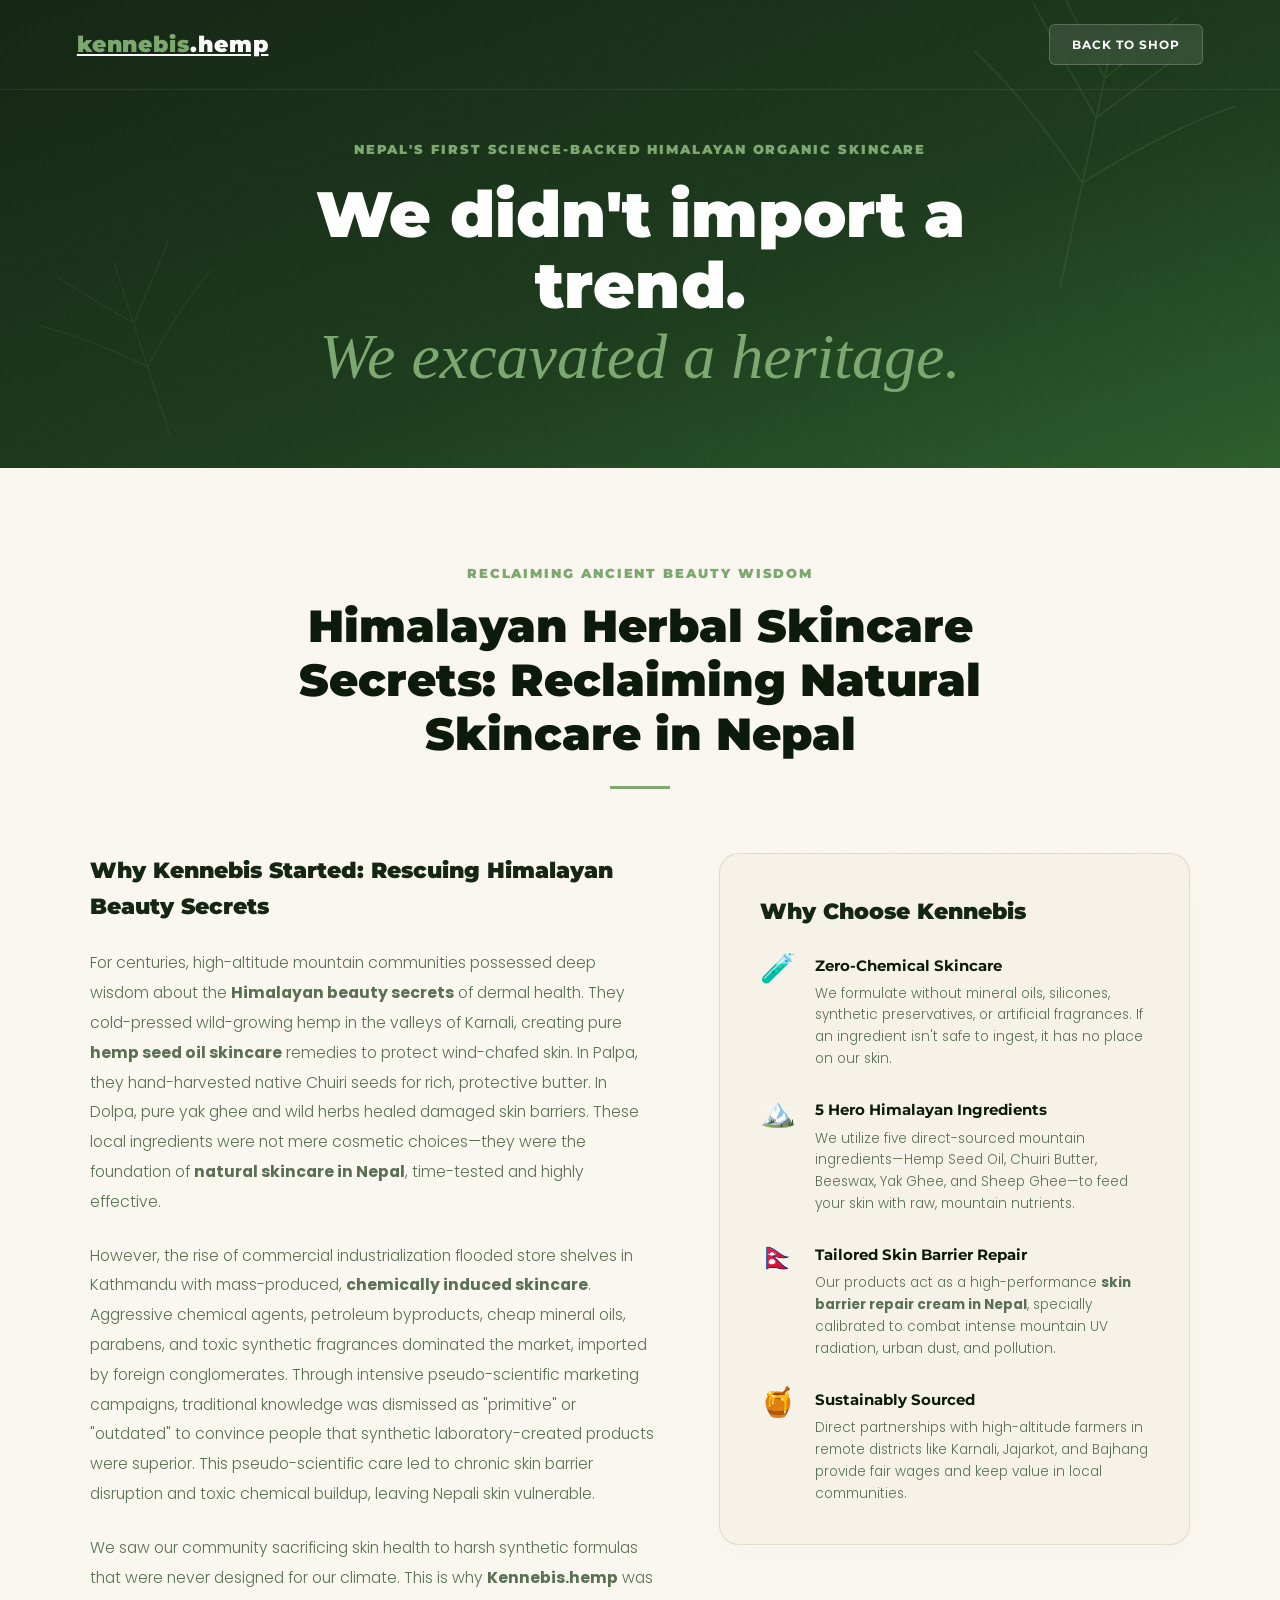
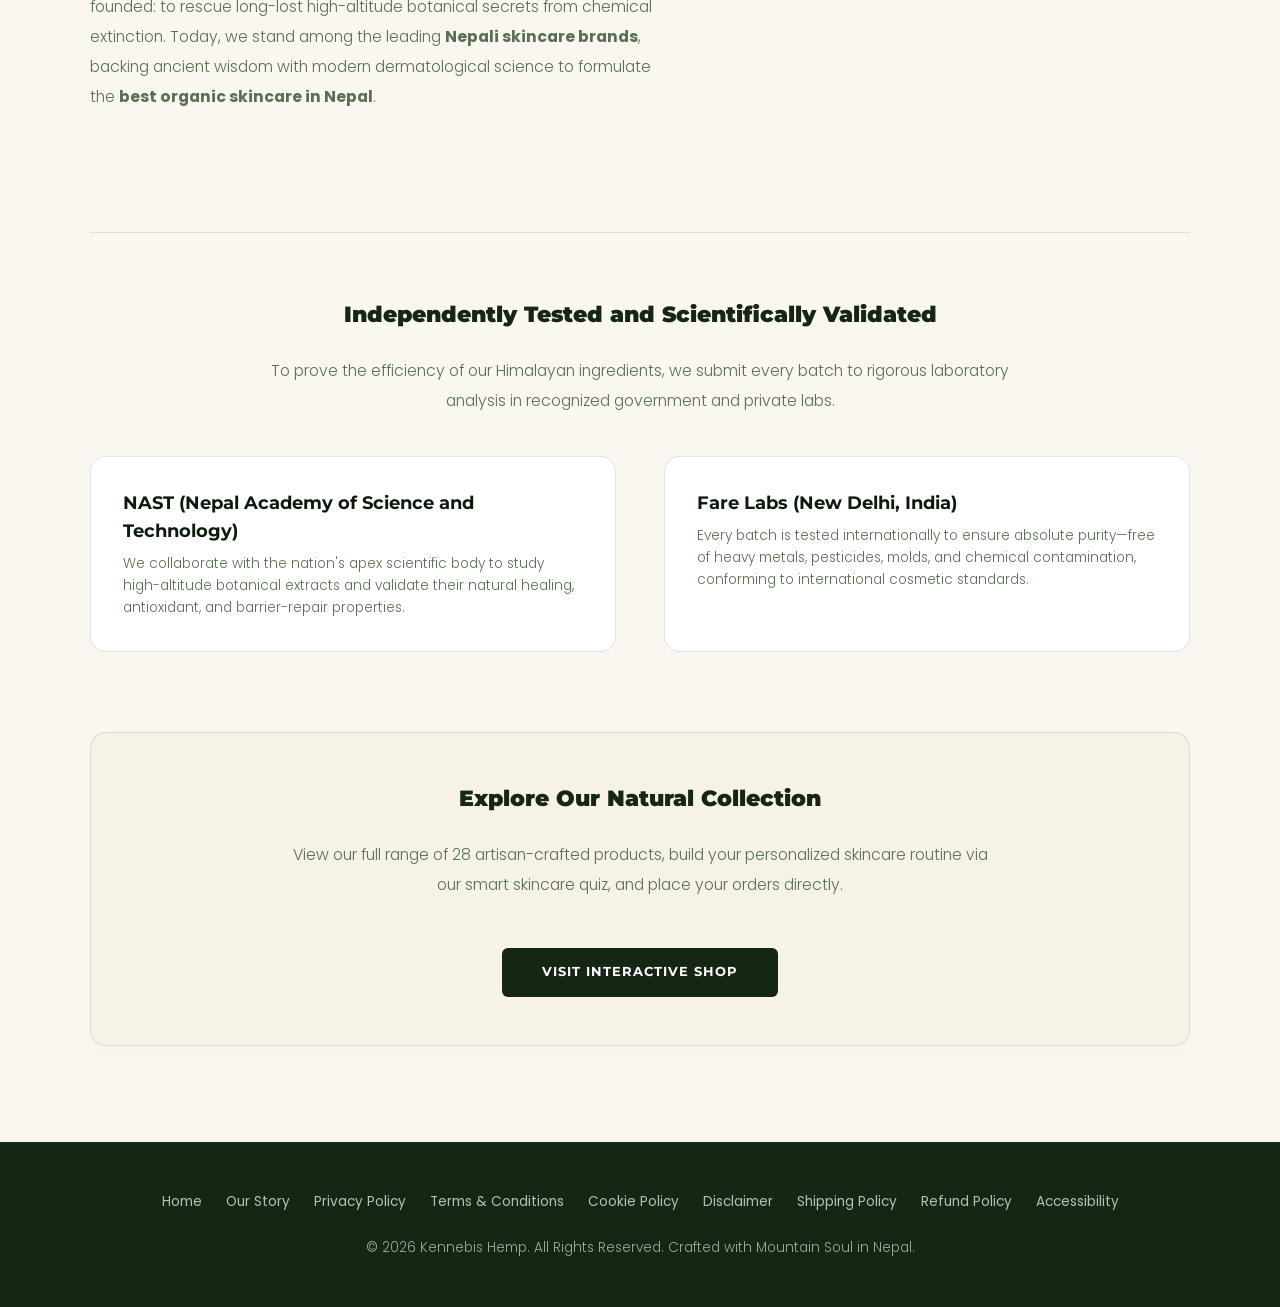
<file: about.html>
﻿<!DOCTYPE html>
<html lang="en">
<head>
  <meta charset="UTF-8"/>
  <meta name="viewport" content="width=device-width,initial-scale=1.0"/>
  <title>Our Story — Kenne's Himalayan Herbal Skincare</title>
  
  <meta name="description" content="Discover the story of Kennebis Hemp, Nepal's first science-backed Himalayan herbal skincare brand. Empowering mountain farmers and reclaiming ancient beauty wisdom."/>
  <link rel="canonical" href="https://kennebis.hemp/about.html"/>
  
  <!-- Fonts -->
  <link rel="preconnect" href="https://fonts.googleapis.com"/>
  <link rel="preconnect" href="https://fonts.gstatic.com" crossorigin/>
  <link href="https://fonts.googleapis.com/css2?family=Montserrat:wght@700;900&family=Poppins:wght@300;400;500;600&display=swap" rel="stylesheet"/>
  
  <style>
    *,*::before,*::after{box-sizing:border-box;margin:0;padding:0}
    :root{
      --ink:#0c1a0c;
      --forest:#152615;
      --pine:#1e3d1e;
      --fern:#2e5e2e;
      --sage:#587a50;
      --moss:#7da870;
      --mist:#b8d4b0;
      --pale:#e4f0e0;
      --cream:#f6f2e8;
      --parchment:#faf7f0;
      --gold:#b8882e;
      --text:#1a2e1a;
      --muted:#5a7054;
      --border:rgba(94,130,80,.18);
    }
    body{
      background:var(--parchment);
      color:var(--text);
      font-family:'Poppins',sans-serif;
      font-weight:300;
      line-height:1.6;
      overflow-x:hidden;
      position:relative;
    }
    
    /* Grain overlay */
    body::after{
      content:'';
      position:fixed;
      inset:0;
      background-image:url("data:image/svg+xml,%3Csvg viewBox='0 0 200 200' xmlns='http://www.w3.org/2000/svg'%3E%3Cfilter id='n'%3E%3CfeTurbulence type='fractalNoise' baseFrequency='.85' numOctaves='4' stitchTiles='stitch'/%3E%3C/filter%3E%3Crect width='100%25' height='100%25' filter='url(%23n)' opacity='.04'/%3E%3C/svg%3E");
      pointer-events:none;
      z-index:9997;
      opacity:.35;
    }

    /* Header styling */
    header{
      position:absolute;
      top:0;
      width:100%;
      height:90px;
      z-index:900;
      display:flex;
      align-items:center;
      justify-content:space-between;
      padding:0 6vw;
      border-bottom:1px solid rgba(255,255,255,.08);
      background:transparent;
    }
    .logo-main{
      font-family:'Montserrat',sans-serif;
      font-size:1.4rem;
      font-weight:900;
      letter-spacing:.04em;
      color:#fff;
    }
    .logo-main em{
      color:var(--moss);
      font-style:normal;
    }
    .btn-shop{
      background:rgba(255,255,255,.1);
      color:#fff;
      font-family:'Montserrat',sans-serif;
      font-size:0.75rem;
      font-weight:700;
      text-transform:uppercase;
      letter-spacing:0.08em;
      padding:0.6rem 1.4rem;
      border-radius:6px;
      text-decoration:none;
      transition:all 0.3s;
      border:1px solid rgba(255,255,255,.2);
      backdrop-filter:blur(4px);
    }
    .btn-shop:hover{
      background:#fff;
      color:var(--forest);
      transform:translateY(-1px);
    }

    /* Page Hero */
    .pg-hero{
      min-height:52vh;
      background:linear-gradient(160deg,var(--forest) 0%,var(--pine) 60%,var(--fern) 100%);
      padding:8rem 6vw 4rem;
      display:flex;
      flex-direction:column;
      justify-content:center;
      align-items:center;
      text-align:center;
      position:relative;
      overflow:hidden;
    }
    .hemp-deco{
      position:absolute;
      pointer-events:none;
      z-index:0;
      opacity:.13;
      width:320px;
      top:-30px;
      right:2rem;
      transform:rotate(12deg);
    }
    .hemp-deco-l{
      position:absolute;
      pointer-events:none;
      z-index:0;
      opacity:.1;
      width:220px;
      bottom:-10px;
      left:2rem;
      transform:rotate(-18deg);
    }
    .ew{
      font-family:'Montserrat',sans-serif;
      font-size:0.8rem;
      font-weight:900;
      text-transform:uppercase;
      letter-spacing:0.15em;
      color:var(--moss);
      margin-bottom:1.2rem;
    }
    h1{
      font-family:'Montserrat',sans-serif;
      font-size:clamp(2.2rem,5vw,4rem);
      font-weight:900;
      color:#fff;
      line-height:1.1;
      max-width:720px;
    }
    h1 i{
      font-family:'Playfair Display', Georgia, serif;
      font-style:italic;
      font-weight:400;
      color:var(--moss);
    }

    /* Content Area */
    .content-wrap{
      padding:6rem 6vw;
      background:var(--parchment);
    }
    .content-inner{
      max-width:1100px;
      margin:0 auto;
    }
    .about-two-col{
      display:grid;
      grid-template-columns:1.2fr 1fr;
      gap:4rem;
      align-items:start;
    }
    @media (max-width: 900px) {
      .about-two-col {
        grid-template-columns: 1fr;
        gap: 3rem;
      }
    }
    h2{
      font-family:'Montserrat',sans-serif;
      font-size:clamp(1.8rem,4vw,2.8rem);
      font-weight:900;
      color:var(--ink);
      line-height:1.2;
      max-width:800px;
      margin:0 auto;
      text-align:center;
    }
    .title-sep{
      width:60px;
      height:3px;
      background:var(--moss);
      margin:1.5rem auto 4rem;
    }
    h3{
      font-family:'Montserrat',sans-serif;
      font-size:1.4rem;
      font-weight:900;
      color:var(--forest);
      margin-bottom:1.5rem;
    }
    .body-p{
      font-size:0.98rem;
      line-height:1.9;
      color:var(--muted);
      margin-bottom:1.5rem;
    }
    .right-card{
      background:var(--cream);
      padding:2.5rem;
      border-radius:20px;
      border:1px solid var(--border);
      box-shadow:0 10px 30px rgba(0,0,0,0.02);
    }
    .value-item{
      display:flex;
      gap:1.2rem;
      align-items:start;
      margin-bottom:1.8rem;
    }
    .value-item:last-child{
      margin-bottom:0;
    }
    .value-emoji{
      font-size:1.8rem;
      line-height:1;
    }
    h4{
      font-family:'Montserrat',sans-serif;
      font-weight:700;
      font-size:0.95rem;
      color:var(--ink);
      margin-bottom:0.3rem;
    }
    .value-desc{
      font-size:0.85rem;
      color:var(--muted);
      line-height:1.6;
    }

    /* Lab testing section */
    .lab-testing {
      margin-top:6rem;
      border-top:1.5px solid var(--border);
      padding-top:4rem;
    }
    .lab-grid {
      display:grid;
      grid-template-columns:1fr 1fr;
      gap:3rem;
      margin-top:2.5rem;
    }
    @media (max-width: 768px) {
      .lab-grid {
        grid-template-columns:1fr;
      }
    }
    .lab-card {
      background:#fff;
      border:1.5px solid var(--border);
      border-radius:16px;
      padding:2rem;
      box-shadow:0 4px 20px rgba(12,26,12,0.01);
    }

    /* Callout Card to visit shop */
    .callout-card{
      background:var(--cream);
      border:1.5px solid var(--border);
      border-radius:16px;
      padding:3rem 2rem;
      text-align:center;
      margin-top:5rem;
      box-shadow:0 10px 30px rgba(12,26,12,0.02);
    }
    .btn-main{
      display:inline-block;
      background:var(--forest);
      color:#fff;
      font-family:'Montserrat',sans-serif;
      font-size:0.8rem;
      font-weight:700;
      text-transform:uppercase;
      letter-spacing:0.08em;
      padding:0.9rem 2.5rem;
      border-radius:6px;
      text-decoration:none;
      transition:all 0.3s;
      margin-top:1.5rem;
    }
    .btn-main:hover{
      background:var(--fern);
      transform:translateY(-1px);
    }

    /* Footer */
    footer{
      background:var(--forest);
      color:rgba(255,255,255,.6);
      padding:3rem 6vw;
      text-align:center;
      border-top:1px solid rgba(255,255,255,.05);
      font-size:0.85rem;
    }
    .footer-links{
      display:flex;
      justify-content:center;
      gap:1.5rem;
      flex-wrap:wrap;
      margin-bottom:1.5rem;
    }
    .footer-links a{
      color:rgba(255,255,255,.7);
      text-decoration:none;
      font-weight:400;
    }
    .footer-links a:hover{
      color:#fff;
    }
  </style>
</head>
<body>

  <header>
    <a href="index.html" class="logo-main"><em>kennebis</em>.hemp</a>
    <a href="index.html#shop" class="btn-shop">Back to Shop</a>
  </header>

  <div class="pg-hero">
    <svg class="hemp-deco" viewBox="0 0 120 140" fill="none"><g stroke="#7da870" stroke-width="0.7"><path d="M60 80 C60 80 60 55 60 20"/><path d="M60 80 C60 80 35 55 10 40"/><path d="M60 80 C60 80 85 55 110 40"/><path d="M60 55 C60 55 42 35 28 18"/><path d="M60 55 C60 55 78 35 92 18"/><path d="M60 40 C60 40 48 25 38 12"/><path d="M60 40 C60 40 72 25 82 12"/><path d="M60 80 L60 120"/></g></svg>
    <svg class="hemp-deco-l" viewBox="0 0 120 140" fill="none"><g stroke="#7da870" stroke-width="0.7"><path d="M60 80 C60 80 60 55 60 20"/><path d="M60 80 C60 80 35 55 10 40"/><path d="M60 80 C60 80 85 55 110 40"/><path d="M60 55 C60 55 42 35 28 18"/><path d="M60 55 C60 55 78 35 92 18"/><path d="M60 80 L60 120"/></g></svg>
    <p class="ew">Nepal's First Science-Backed Himalayan Organic Skincare</p>
    <h1>We didn't import a trend.<br/><i>We excavated a heritage.</i></h1>
  </div>

  <div class="content-wrap">
    <div class="content-inner">
      <p class="ew" style="color:var(--moss);margin-bottom:1rem;text-align:center;letter-spacing:0.15em">RECLAIMING ANCIENT BEAUTY WISDOM</p>
      <h2>Himalayan Herbal Skincare Secrets: Reclaiming Natural Skincare in Nepal</h2>
      <div class="title-sep"></div>

      <div class="about-two-col">
        <!-- Left Column -->
        <div>
          <h3>Why Kennebis Started: Rescuing Himalayan Beauty Secrets</h3>
          <p class="body-p">
            For centuries, high-altitude mountain communities possessed deep wisdom about the <strong>Himalayan beauty secrets</strong> of dermal health. They cold-pressed wild-growing hemp in the valleys of Karnali, creating pure <strong>hemp seed oil skincare</strong> remedies to protect wind-chafed skin. In Palpa, they hand-harvested native Chuiri seeds for rich, protective butter. In Dolpa, pure yak ghee and wild herbs healed damaged skin barriers. These local ingredients were not mere cosmetic choices—they were the foundation of <strong>natural skincare in Nepal</strong>, time-tested and highly effective.
          </p>
          <p class="body-p">
            However, the rise of commercial industrialization flooded store shelves in Kathmandu with mass-produced, <strong>chemically induced skincare</strong>. Aggressive chemical agents, petroleum byproducts, cheap mineral oils, parabens, and toxic synthetic fragrances dominated the market, imported by foreign conglomerates. Through intensive pseudo-scientific marketing campaigns, traditional knowledge was dismissed as "primitive" or "outdated" to convince people that synthetic laboratory-created products were superior. This pseudo-scientific care led to chronic skin barrier disruption and toxic chemical buildup, leaving Nepali skin vulnerable.
          </p>
          <p class="body-p">
            We saw our community sacrificing skin health to harsh synthetic formulas that were never designed for our climate. This is why <strong>Kennebis.hemp</strong> was founded: to rescue long-lost high-altitude botanical secrets from chemical extinction. Today, we stand among the leading <strong>Nepali skincare brands</strong>, backing ancient wisdom with modern dermatological science to formulate the <strong>best organic skincare in Nepal</strong>.
          </p>
        </div>

        <!-- Right Column -->
        <div class="right-card">
          <h3>Why Choose Kennebis</h3>
          <div class="value-item">
            <div class="value-emoji">🧪</div>
            <div>
              <h4>Zero-Chemical Skincare</h4>
              <p class="value-desc">We formulate without mineral oils, silicones, synthetic preservatives, or artificial fragrances. If an ingredient isn't safe to ingest, it has no place on our skin.</p>
            </div>
          </div>

          <div class="value-item">
            <div class="value-emoji">🏔️</div>
            <div>
              <h4>5 Hero Himalayan Ingredients</h4>
              <p class="value-desc">We utilize five direct-sourced mountain ingredients—Hemp Seed Oil, Chuiri Butter, Beeswax, Yak Ghee, and Sheep Ghee—to feed your skin with raw, mountain nutrients.</p>
            </div>
          </div>

          <div class="value-item">
            <div class="value-emoji">🇳🇵</div>
            <div>
              <h4>Tailored Skin Barrier Repair</h4>
              <p class="value-desc">Our products act as a high-performance <strong>skin barrier repair cream in Nepal</strong>, specially calibrated to combat intense mountain UV radiation, urban dust, and pollution.</p>
            </div>
          </div>

          <div class="value-item">
            <div class="value-emoji">🍯</div>
            <div>
              <h4>Sustainably Sourced</h4>
              <p class="value-desc">Direct partnerships with high-altitude farmers in remote districts like Karnali, Jajarkot, and Bajhang provide fair wages and keep value in local communities.</p>
            </div>
          </div>
        </div>
      </div>

      <!-- Lab testing info -->
      <div class="lab-testing">
        <h3 style="text-align:center">Independently Tested and Scientifically Validated</h3>
        <p class="body-p" style="text-align:center; max-width:800px; margin:0.5rem auto 0">To prove the efficiency of our Himalayan ingredients, we submit every batch to rigorous laboratory analysis in recognized government and private labs.</p>
        
        <div class="lab-grid">
          <div class="lab-card">
            <h4 style="font-size:1.1rem;margin-bottom:0.5rem">NAST (Nepal Academy of Science and Technology)</h4>
            <p class="value-desc">We collaborate with the nation's apex scientific body to study high-altitude botanical extracts and validate their natural healing, antioxidant, and barrier-repair properties.</p>
          </div>
          <div class="lab-card">
            <h4 style="font-size:1.1rem;margin-bottom:0.5rem">Fare Labs (New Delhi, India)</h4>
            <p class="value-desc">Every batch is tested internationally to ensure absolute purity—free of heavy metals, pesticides, molds, and chemical contamination, conforming to international cosmetic standards.</p>
          </div>
        </div>
      </div>

      <!-- Callout to main interactive app -->
      <div class="callout-card">
        <h3>Explore Our Natural Collection</h3>
        <p class="body-p" style="max-width:700px; margin:0.5rem auto 1.5rem">View our full range of 28 artisan-crafted products, build your personalized skincare routine via our smart skincare quiz, and place your orders directly.</p>
        <a href="index.html" class="btn-main">Visit Interactive Shop</a>
      </div>

    </div>
  </div>

  <footer>
    <div class="footer-links">
      <a href="index.html">Home</a>
      <a href="index.html#about">Our Story</a>
      <a href="index.html#privacy">Privacy Policy</a>
      <a href="index.html#terms">Terms & Conditions</a>
      <a href="cookie-policy.html">Cookie Policy</a>
      <a href="disclaimer.html">Disclaimer</a>
      <a href="index.html#shipping">Shipping Policy</a>
      <a href="index.html#returns">Refund Policy</a>
      <a href="accessibility.html">Accessibility</a>
    </div>
    <p>&copy; 2026 Kennebis Hemp. All Rights Reserved. Crafted with Mountain Soul in Nepal.</p>
  </footer>

</body>
</html>
</file>
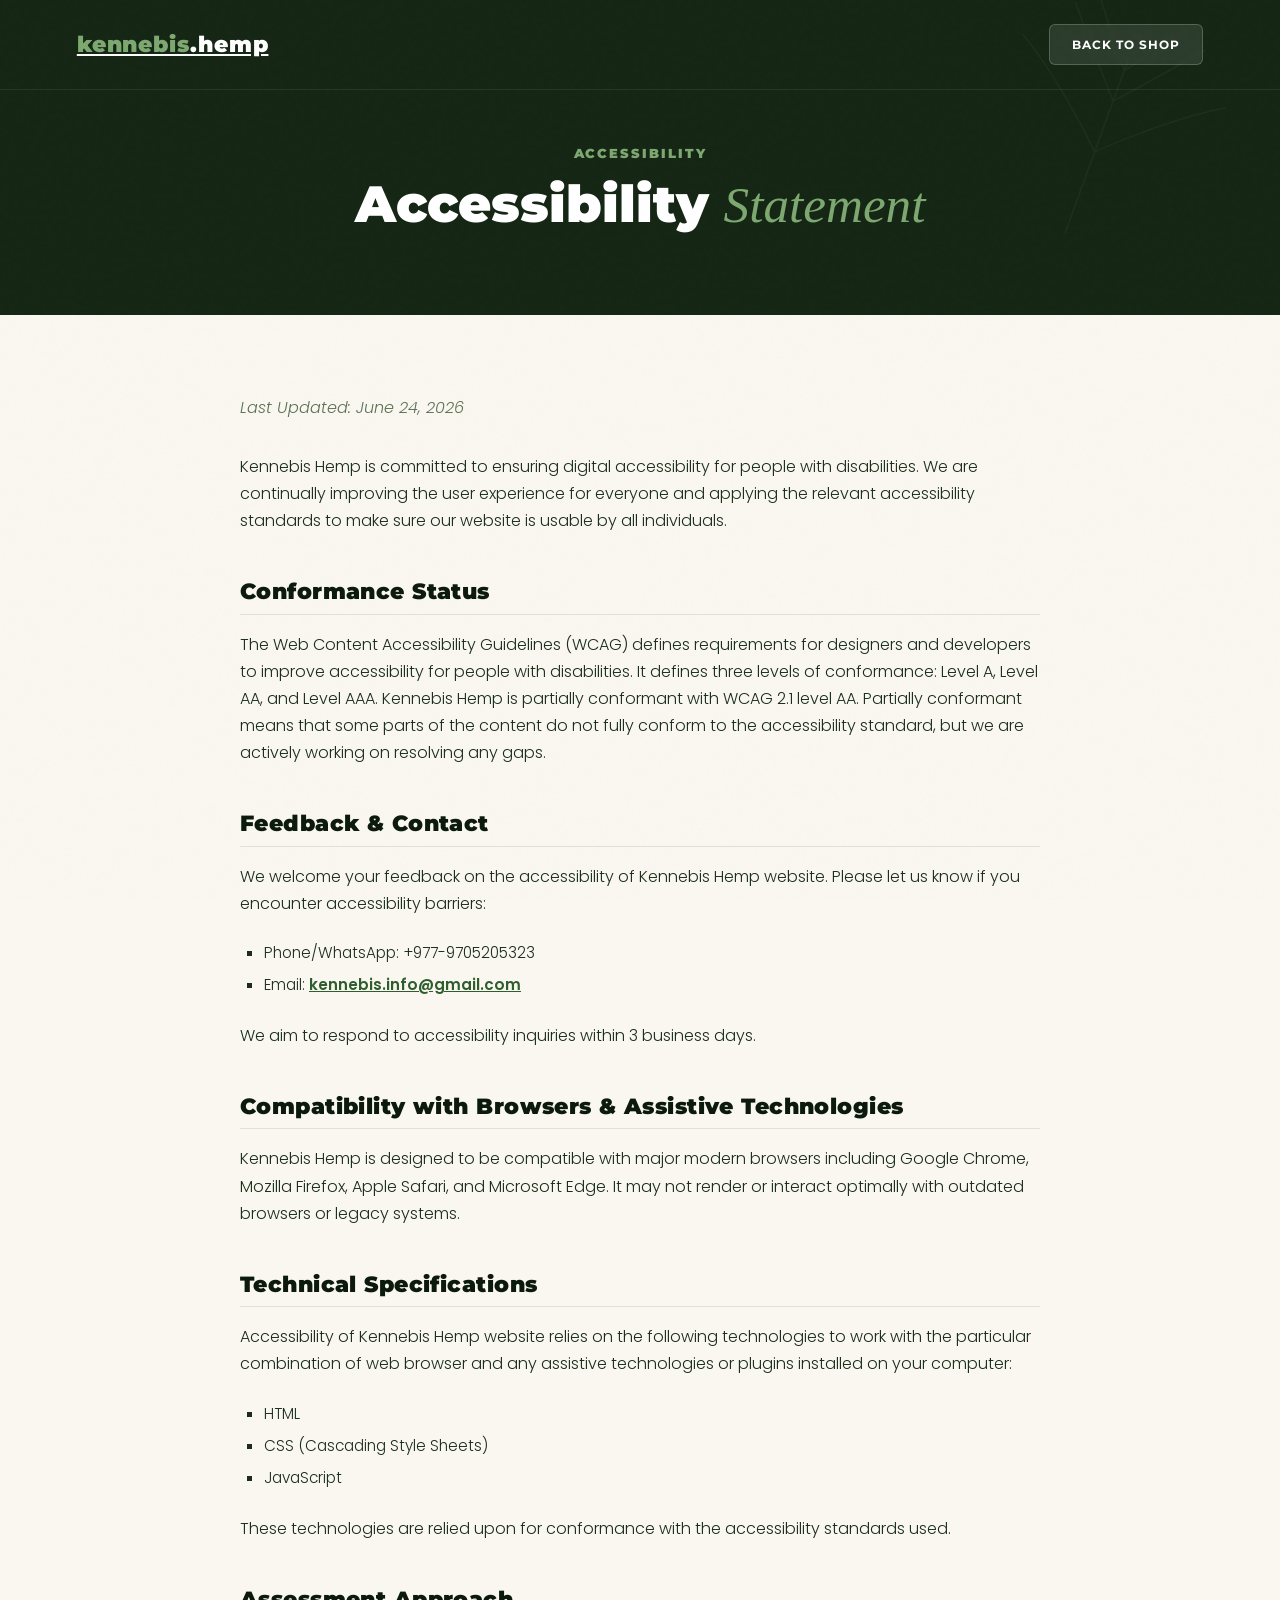
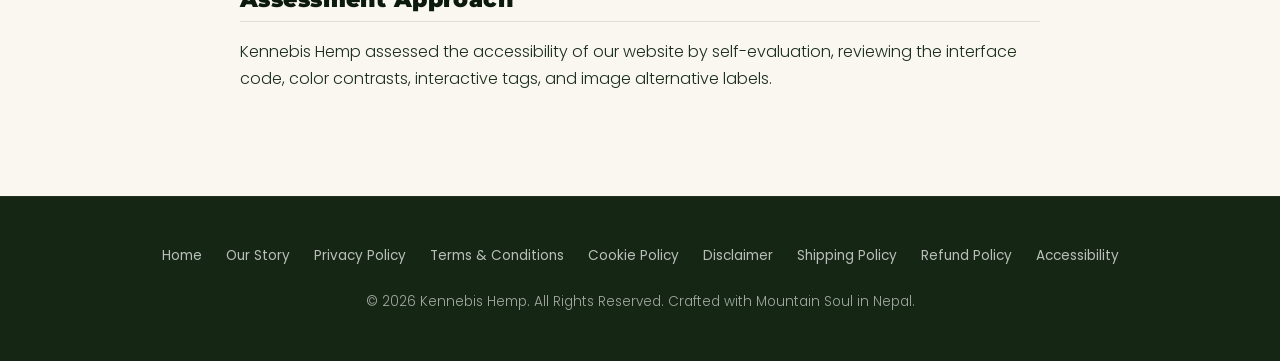
<file: accessibility.html>
﻿<!DOCTYPE html>
<html lang="en">
<head>
  <meta charset="UTF-8"/>
  <meta name="viewport" content="width=device-width,initial-scale=1.0"/>
  <title>Accessibility Statement — Kenne's Himalayan Herbal Skincare</title>
  
  <meta name="description" content="Accessibility Statement of Kennebis Hemp. Review our commitment to inclusive design and accessible digital experiences."/>
  <link rel="canonical" href="https://kennebis.hemp/accessibility.html"/>
  
  <!-- Fonts -->
  <link rel="preconnect" href="https://fonts.googleapis.com"/>
  <link rel="preconnect" href="https://fonts.gstatic.com" crossorigin/>
  <link href="https://fonts.googleapis.com/css2?family=Montserrat:wght@700;900&family=Poppins:wght@300;400;500;600&display=swap" rel="stylesheet"/>
  
  <style>
    *,*::before,*::after{box-sizing:border-box;margin:0;padding:0}
    :root{
      --ink:#0c1a0c;
      --forest:#152615;
      --pine:#1e3d1e;
      --fern:#2e5e2e;
      --sage:#587a50;
      --moss:#7da870;
      --mist:#b8d4b0;
      --pale:#e4f0e0;
      --cream:#f6f2e8;
      --parchment:#faf7f0;
      --gold:#b8882e;
      --text:#1a2e1a;
      --muted:#5a7054;
      --border:rgba(94,130,80,.18);
    }
    body{
      background:var(--parchment);
      color:var(--text);
      font-family:'Poppins',sans-serif;
      font-weight:300;
      line-height:1.6;
      overflow-x:hidden;
      position:relative;
    }
    
    /* Grain overlay */
    body::after{
      content:'';
      position:fixed;
      inset:0;
      background-image:url("data:image/svg+xml,%3Csvg viewBox='0 0 200 200' xmlns='http://www.w3.org/2000/svg'%3E%3Cfilter id='n'%3E%3CfeTurbulence type='fractalNoise' baseFrequency='.85' numOctaves='4' stitchTiles='stitch'/%3E%3C/filter%3E%3Crect width='100%25' height='100%25' filter='url(%23n)' opacity='.04'/%3E%3C/svg%3E");
      pointer-events:none;
      z-index:9997;
      opacity:.35;
    }

    /* Header styling */
    header{
      position:absolute;
      top:0;
      width:100%;
      height:90px;
      z-index:900;
      display:flex;
      align-items:center;
      justify-content:space-between;
      padding:0 6vw;
      border-bottom:1px solid rgba(255,255,255,.08);
      background:transparent;
    }
    .logo-main{
      font-family:'Montserrat',sans-serif;
      font-size:1.4rem;
      font-weight:900;
      letter-spacing:.04em;
      color:#fff;
    }
    .logo-main em{
      color:var(--moss);
      font-style:normal;
    }
    .btn-shop{
      background:rgba(255,255,255,.1);
      color:#fff;
      font-family:'Montserrat',sans-serif;
      font-size:0.75rem;
      font-weight:700;
      text-transform:uppercase;
      letter-spacing:0.08em;
      padding:0.6rem 1.4rem;
      border-radius:6px;
      text-decoration:none;
      transition:all 0.3s;
      border:1px solid rgba(255,255,255,.2);
      backdrop-filter:blur(4px);
    }
    .btn-shop:hover{
      background:#fff;
      color:var(--forest);
      transform:translateY(-1px);
    }

    /* Page Hero */
    .pg-hero{
      min-height:35vh;
      background:var(--forest);
      padding:8rem 6vw 4rem;
      display:flex;
      flex-direction:column;
      justify-content:center;
      align-items:center;
      text-align:center;
      position:relative;
      overflow:hidden;
    }
    .hemp-deco{
      position:absolute;
      pointer-events:none;
      z-index:0;
      opacity:.07;
      width:260px;
      top:-20px;
      right:3rem;
      transform:rotate(20deg);
    }
    .ew{
      font-family:'Montserrat',sans-serif;
      font-size:0.8rem;
      font-weight:900;
      text-transform:uppercase;
      letter-spacing:0.15em;
      color:var(--moss);
      margin-bottom:0.5rem;
    }
    h1{
      font-family:'Montserrat',sans-serif;
      font-size:clamp(2rem,4vw,3.5rem);
      font-weight:900;
      color:#fff;
      line-height:1.2;
    }
    h1 i{
      font-family:'Playfair Display', Georgia, serif;
      font-style:italic;
      font-weight:400;
      color:var(--moss);
    }

    /* Content Area */
    .content-wrap{
      padding:5rem 6vw;
      background:var(--parchment);
    }
    .content-inner{
      max-width:800px;
      margin:0 auto;
    }
    .effective-date{
      font-style:italic;
      margin-bottom:2rem;
      color:var(--muted);
    }
    .body-p{
      margin-bottom:1.5rem;
      font-size:1rem;
      color:var(--text);
      line-height:1.7;
    }
    h3{
      font-family:'Montserrat',sans-serif;
      font-size:1.35rem;
      font-weight:900;
      color:var(--ink);
      margin-top:2.5rem;
      margin-bottom:1rem;
      border-bottom:1.5px solid var(--border);
      padding-bottom:0.3rem;
      letter-spacing:0.02em;
    }
    ul{
      margin-bottom:1.5rem;
      padding-left:1.5rem;
      list-style-type:square;
    }
    li{
      margin-bottom:0.5rem;
      color:var(--text);
      font-size:0.95rem;
    }
    a{
      color:var(--fern);
      font-weight:600;
      text-decoration:underline;
    }
    a:hover{
      color:var(--pine);
    }

    /* Footer */
    footer{
      background:var(--forest);
      color:rgba(255,255,255,.6);
      padding:3rem 6vw;
      text-align:center;
      border-top:1px solid rgba(255,255,255,.05);
      font-size:0.85rem;
    }
    .footer-links{
      display:flex;
      justify-content:center;
      gap:1.5rem;
      flex-wrap:wrap;
      margin-bottom:1.5rem;
    }
    .footer-links a{
      color:rgba(255,255,255,.7);
      text-decoration:none;
      font-weight:400;
    }
    .footer-links a:hover{
      color:#fff;
    }
  </style>
</head>
<body>

  <header>
    <a href="index.html" class="logo-main"><em>kennebis</em>.hemp</a>
    <a href="index.html#shop" class="btn-shop">Back to Shop</a>
  </header>

  <div class="pg-hero">
    <svg class="hemp-deco" viewBox="0 0 120 140" fill="none"><g stroke="#7da870" stroke-width="0.7"><path d="M60 80 C60 80 60 55 60 20"/><path d="M60 80 C60 80 35 55 10 40"/><path d="M60 80 C60 80 85 55 110 40"/><path d="M60 55 C60 55 42 35 28 18"/><path d="M60 55 C60 55 78 35 92 18"/><path d="M60 40 C60 40 48 25 38 12"/><path d="M60 40 C60 40 72 25 82 12"/><path d="M60 80 L60 120"/></g></svg>
    <p class="ew">Accessibility</p>
    <h1>Accessibility <i>Statement</i></h1>
  </div>

  <div class="content-wrap">
    <div class="content-inner">
      <p class="effective-date">Last Updated: June 24, 2026</p>
      
      <p class="body-p">Kennebis Hemp is committed to ensuring digital accessibility for people with disabilities. We are continually improving the user experience for everyone and applying the relevant accessibility standards to make sure our website is usable by all individuals.</p>
      
      <h3>Conformance Status</h3>
      <p class="body-p">The Web Content Accessibility Guidelines (WCAG) defines requirements for designers and developers to improve accessibility for people with disabilities. It defines three levels of conformance: Level A, Level AA, and Level AAA. Kennebis Hemp is partially conformant with WCAG 2.1 level AA. Partially conformant means that some parts of the content do not fully conform to the accessibility standard, but we are actively working on resolving any gaps.</p>
      
      <h3>Feedback &amp; Contact</h3>
      <p class="body-p">We welcome your feedback on the accessibility of Kennebis Hemp website. Please let us know if you encounter accessibility barriers:</p>
      <ul>
        <li>Phone/WhatsApp: +977-9705205323</li>
        <li>Email: <a href="mailto:kennebis.info@gmail.com?subject=Accessibility%20Feedback%20-%20Kennebis%20Hemp">kennebis.info@gmail.com</a></li>
      </ul>
      <p class="body-p">We aim to respond to accessibility inquiries within 3 business days.</p>
      
      <h3>Compatibility with Browsers &amp; Assistive Technologies</h3>
      <p class="body-p">Kennebis Hemp is designed to be compatible with major modern browsers including Google Chrome, Mozilla Firefox, Apple Safari, and Microsoft Edge. It may not render or interact optimally with outdated browsers or legacy systems.</p>
      
      <h3>Technical Specifications</h3>
      <p class="body-p">Accessibility of Kennebis Hemp website relies on the following technologies to work with the particular combination of web browser and any assistive technologies or plugins installed on your computer:</p>
      <ul>
        <li>HTML</li>
        <li>CSS (Cascading Style Sheets)</li>
        <li>JavaScript</li>
      </ul>
      <p class="body-p">These technologies are relied upon for conformance with the accessibility standards used.</p>
      
      <h3>Assessment Approach</h3>
      <p class="body-p">Kennebis Hemp assessed the accessibility of our website by self-evaluation, reviewing the interface code, color contrasts, interactive tags, and image alternative labels.</p>
    </div>
  </div>

  <footer>
    <div class="footer-links">
      <a href="index.html">Home</a>
      <a href="index.html#about">Our Story</a>
      <a href="index.html#privacy">Privacy Policy</a>
      <a href="index.html#terms">Terms & Conditions</a>
      <a href="cookie-policy.html">Cookie Policy</a>
      <a href="disclaimer.html">Disclaimer</a>
      <a href="index.html#shipping">Shipping Policy</a>
      <a href="index.html#returns">Refund Policy</a>
      <a href="accessibility.html">Accessibility</a>
    </div>
    <p>&copy; 2026 Kennebis Hemp. All Rights Reserved. Crafted with Mountain Soul in Nepal.</p>
  </footer>

</body>
</html>
</file>
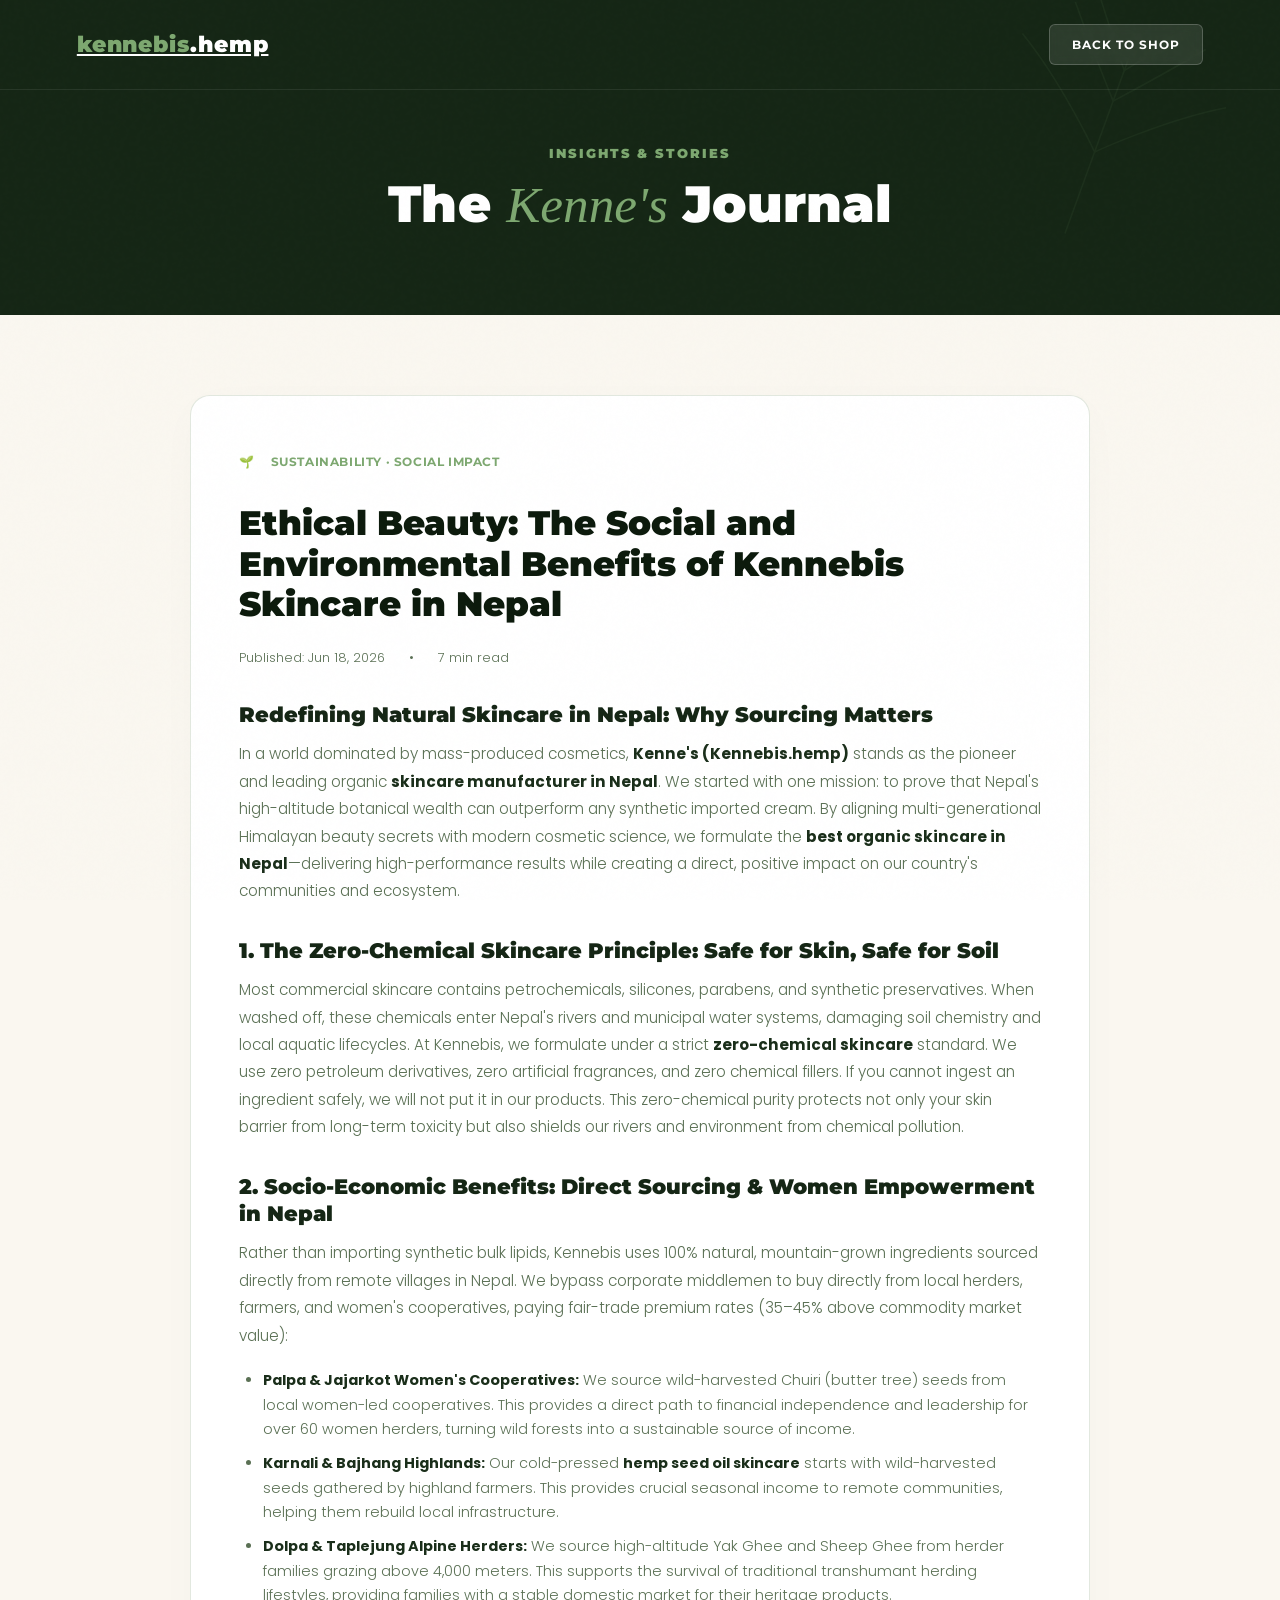
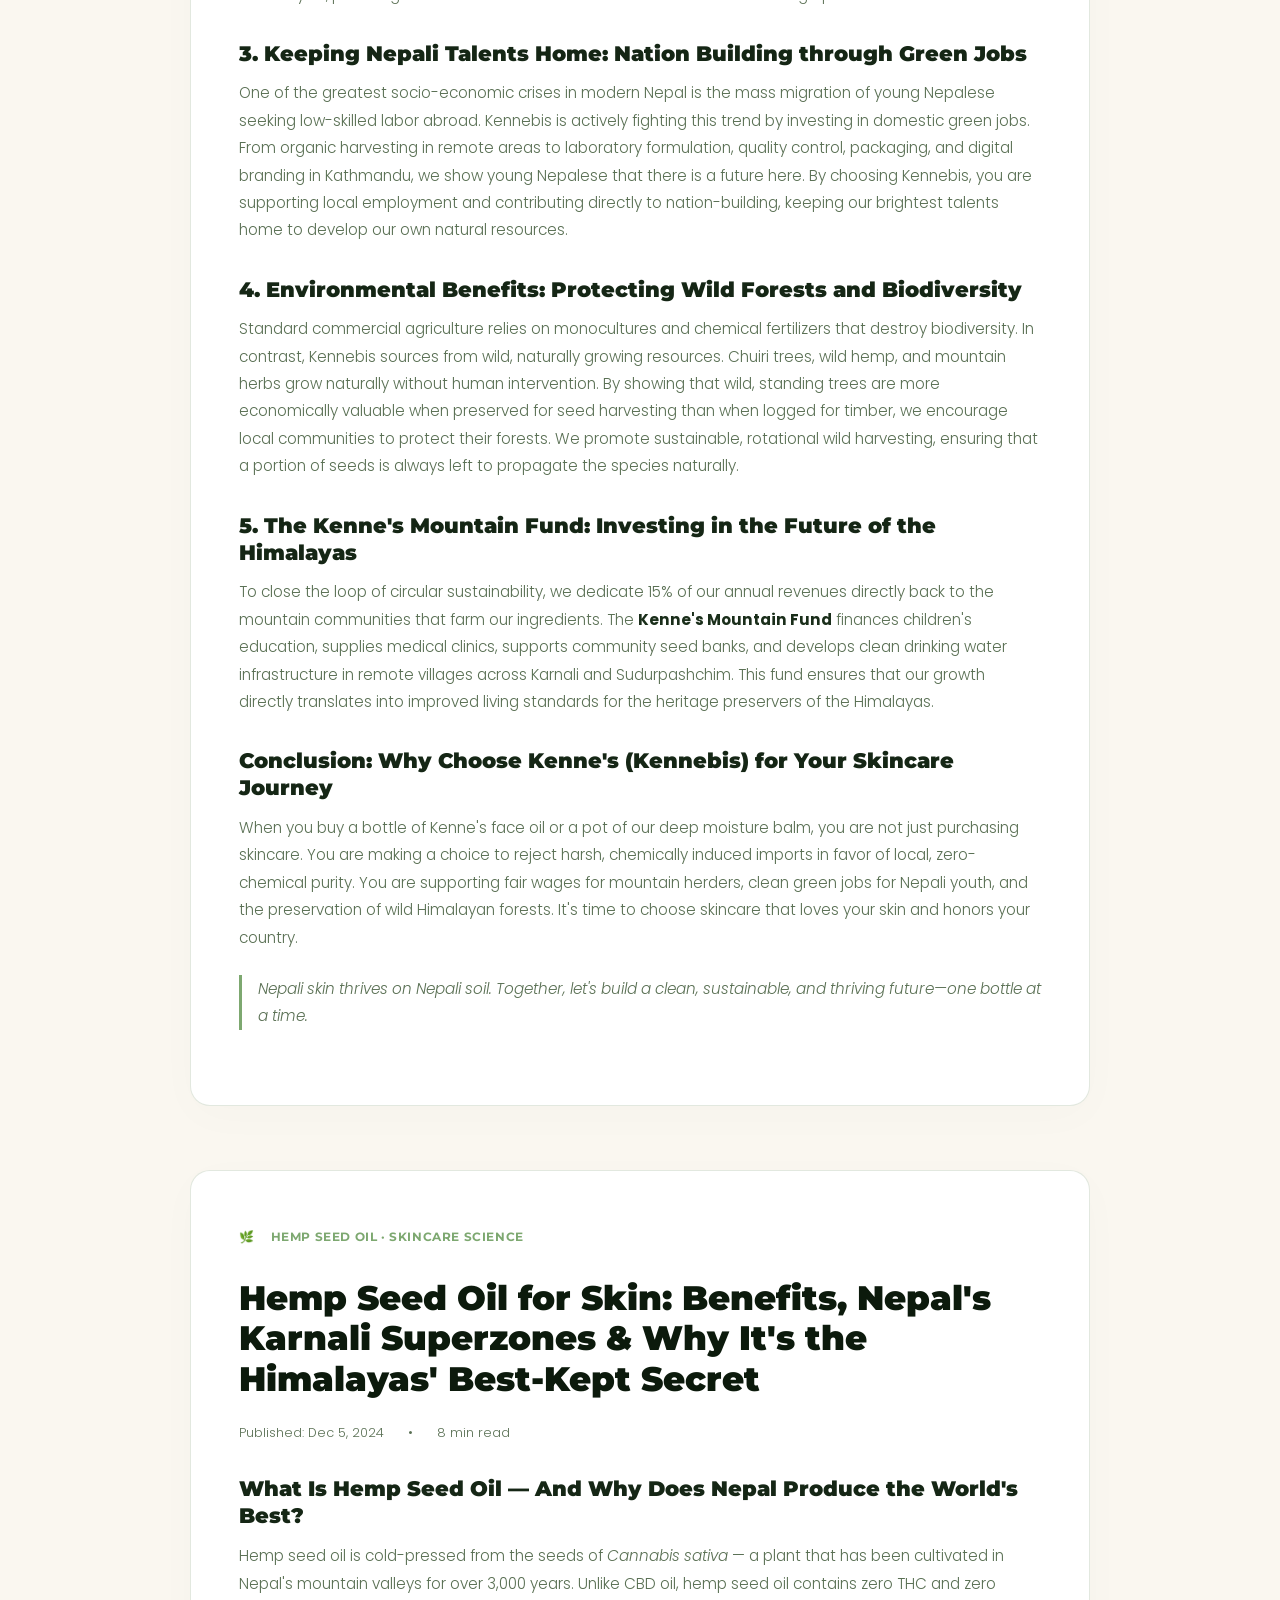
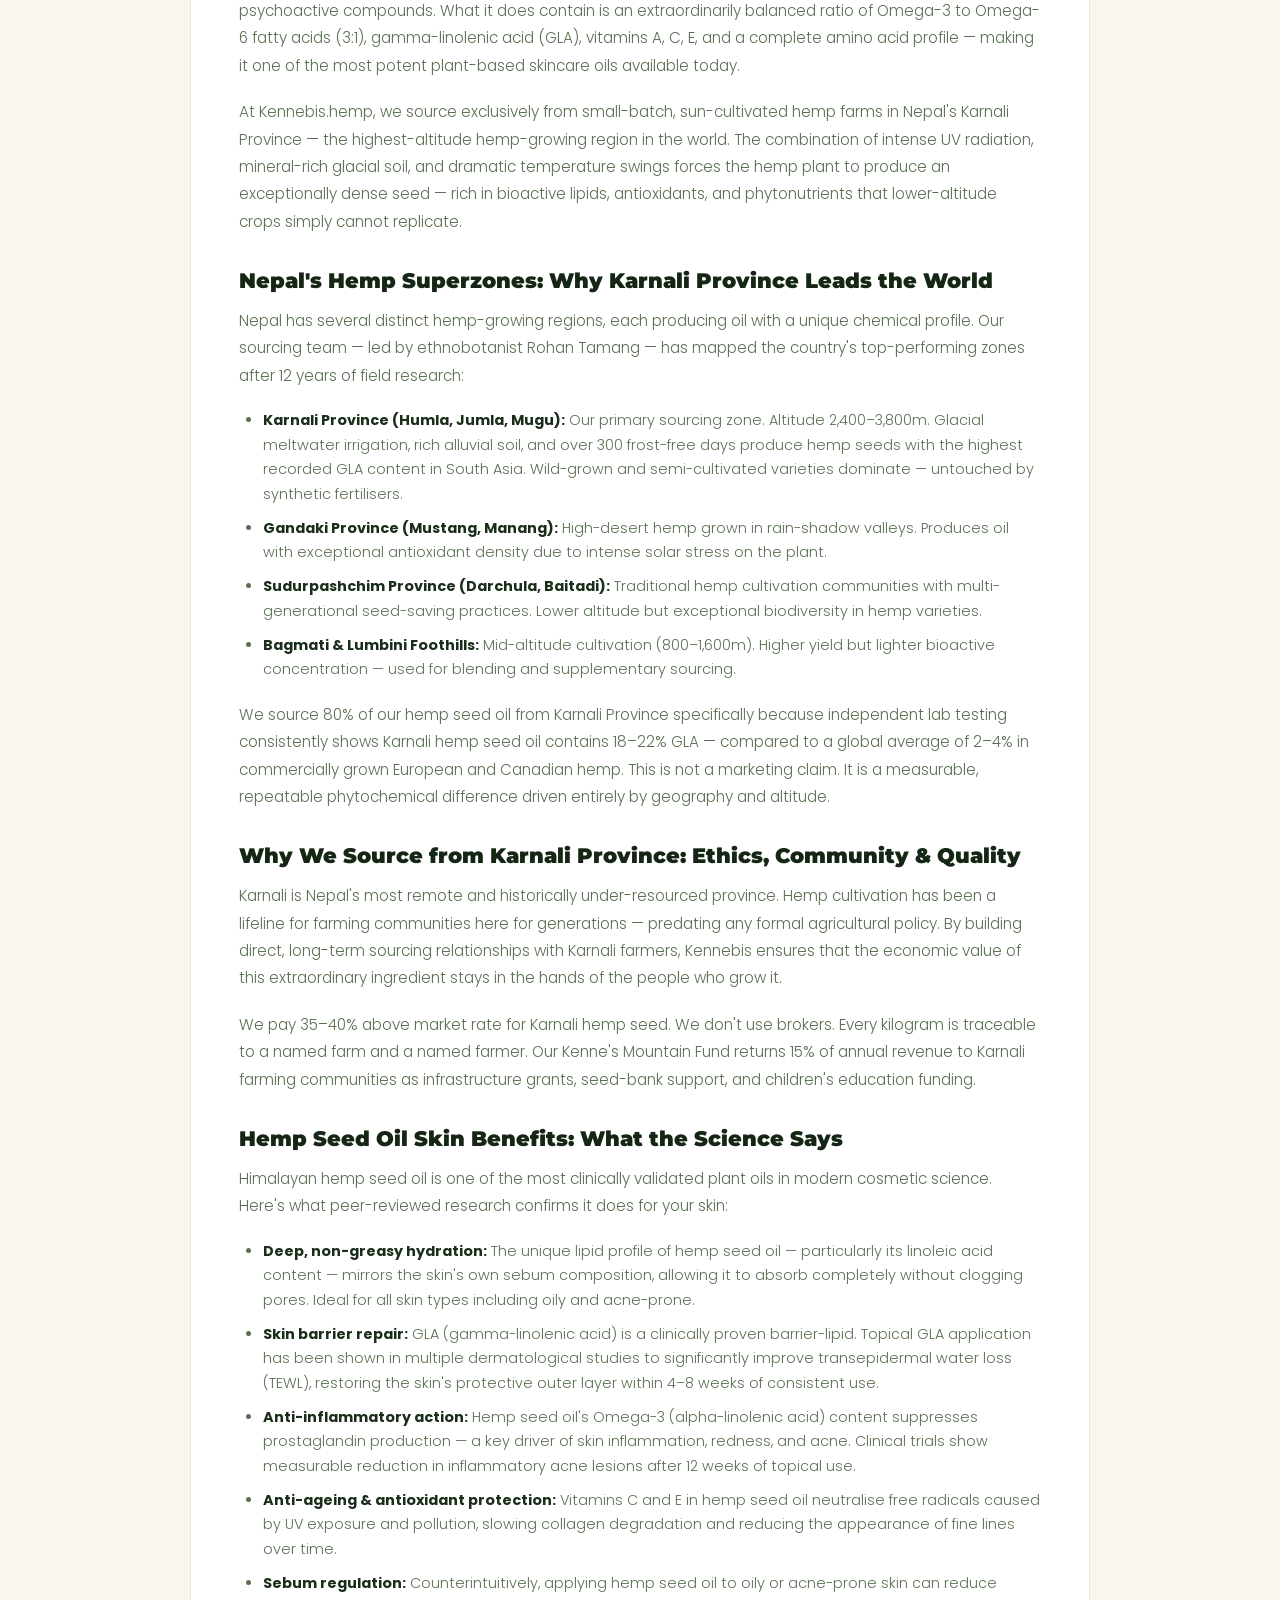
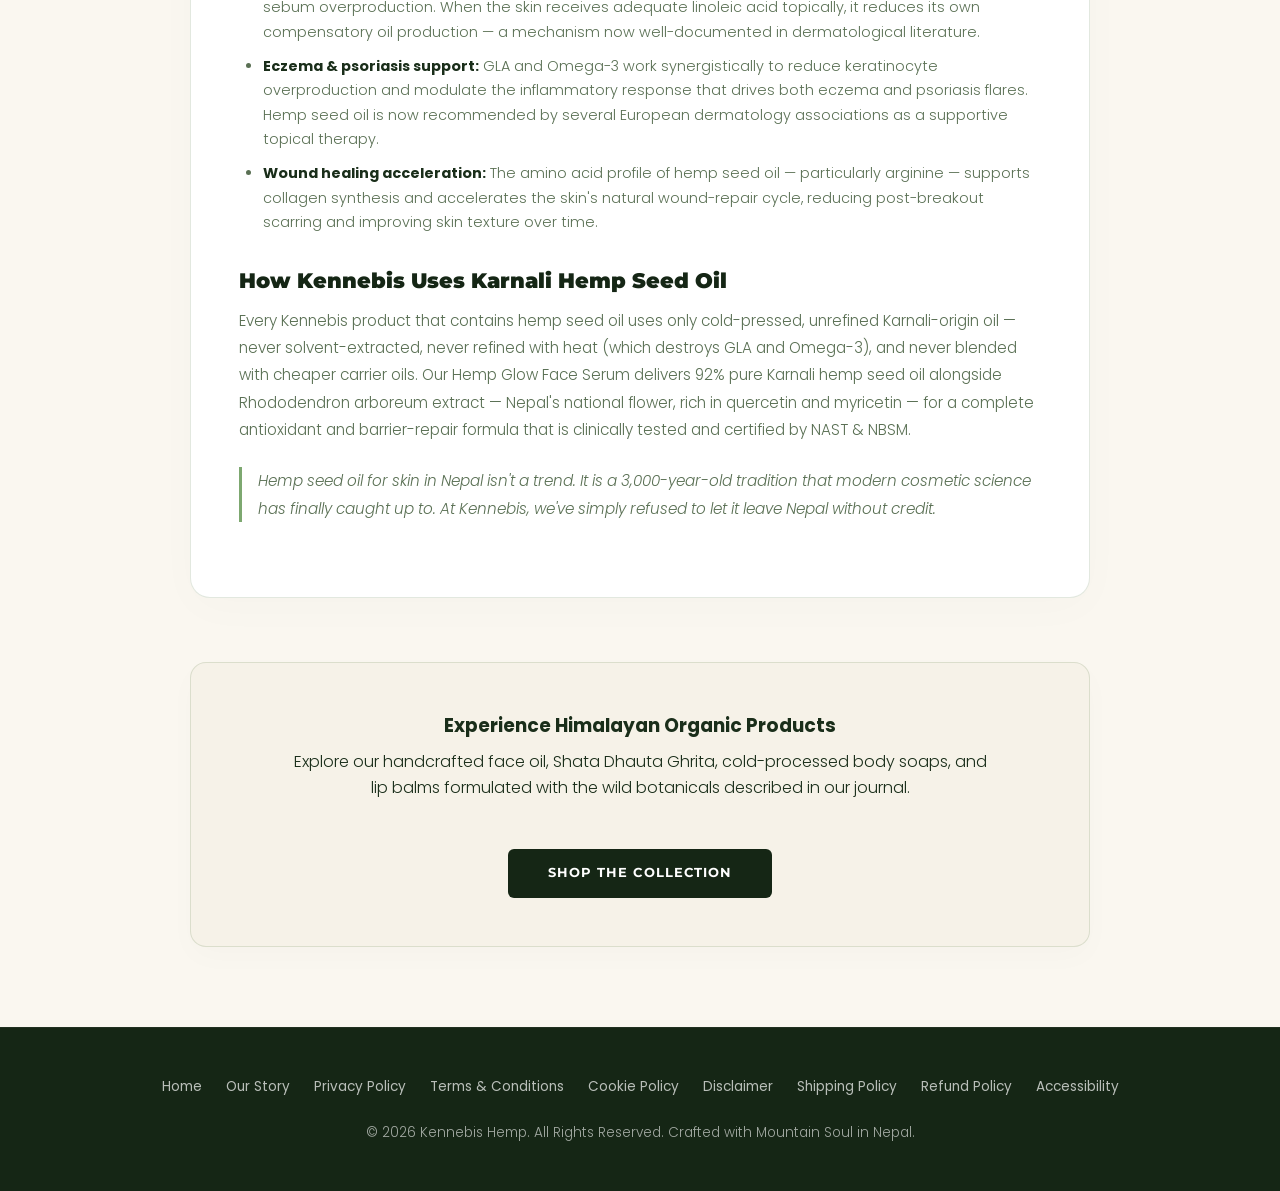
<file: blog.html>
﻿<!DOCTYPE html>
<html lang="en">
<head>
  <meta charset="UTF-8"/>
  <meta name="viewport" content="width=device-width,initial-scale=1.0"/>
  <title>The Kenne's Journal — Himalayan Skincare Insights</title>
  
  <meta name="description" content="Read the Kennebis Hemp blog. Learn about high-altitude botanical ingredients, skin barrier repair, sustainable sourcing in Nepal, and cosmetic science."/>
  <link rel="canonical" href="https://kennebis.hemp/blog.html"/>
  
  <!-- Fonts -->
  <link rel="preconnect" href="https://fonts.googleapis.com"/>
  <link rel="preconnect" href="https://fonts.gstatic.com" crossorigin/>
  <link href="https://fonts.googleapis.com/css2?family=Montserrat:wght@700;900&family=Poppins:wght@300;400;500;600&display=swap" rel="stylesheet"/>
  
  <style>
    *,*::before,*::after{box-sizing:border-box;margin:0;padding:0}
    :root{
      --ink:#0c1a0c;
      --forest:#152615;
      --pine:#1e3d1e;
      --fern:#2e5e2e;
      --sage:#587a50;
      --moss:#7da870;
      --mist:#b8d4b0;
      --pale:#e4f0e0;
      --cream:#f6f2e8;
      --parchment:#faf7f0;
      --gold:#b8882e;
      --text:#1a2e1a;
      --muted:#5a7054;
      --border:rgba(94,130,80,.18);
    }
    body{
      background:var(--parchment);
      color:var(--text);
      font-family:'Poppins',sans-serif;
      font-weight:300;
      line-height:1.6;
      overflow-x:hidden;
      position:relative;
    }
    
    /* Grain overlay */
    body::after{
      content:'';
      position:fixed;
      inset:0;
      background-image:url("data:image/svg+xml,%3Csvg viewBox='0 0 200 200' xmlns='http://www.w3.org/2000/svg'%3E%3Cfilter id='n'%3E%3CfeTurbulence type='fractalNoise' baseFrequency='.85' numOctaves='4' stitchTiles='stitch'/%3E%3C/filter%3E%3Crect width='100%25' height='100%25' filter='url(%23n)' opacity='.04'/%3E%3C/svg%3E");
      pointer-events:none;
      z-index:9997;
      opacity:.35;
    }

    /* Header styling */
    header{
      position:absolute;
      top:0;
      width:100%;
      height:90px;
      z-index:900;
      display:flex;
      align-items:center;
      justify-content:space-between;
      padding:0 6vw;
      border-bottom:1px solid rgba(255,255,255,.08);
      background:transparent;
    }
    .logo-main{
      font-family:'Montserrat',sans-serif;
      font-size:1.4rem;
      font-weight:900;
      letter-spacing:.04em;
      color:#fff;
    }
    .logo-main em{
      color:var(--moss);
      font-style:normal;
    }
    .btn-shop{
      background:rgba(255,255,255,.1);
      color:#fff;
      font-family:'Montserrat',sans-serif;
      font-size:0.75rem;
      font-weight:700;
      text-transform:uppercase;
      letter-spacing:0.08em;
      padding:0.6rem 1.4rem;
      border-radius:6px;
      text-decoration:none;
      transition:all 0.3s;
      border:1px solid rgba(255,255,255,.2);
      backdrop-filter:blur(4px);
    }
    .btn-shop:hover{
      background:#fff;
      color:var(--forest);
      transform:translateY(-1px);
    }

    /* Page Hero */
    .pg-hero{
      min-height:35vh;
      background:var(--forest);
      padding:8rem 6vw 4rem;
      display:flex;
      flex-direction:column;
      justify-content:center;
      align-items:center;
      text-align:center;
      position:relative;
      overflow:hidden;
    }
    .hemp-deco{
      position:absolute;
      pointer-events:none;
      z-index:0;
      opacity:.07;
      width:260px;
      top:-20px;
      right:3rem;
      transform:rotate(20deg);
    }
    .ew{
      font-family:'Montserrat',sans-serif;
      font-size:0.8rem;
      font-weight:900;
      text-transform:uppercase;
      letter-spacing:0.15em;
      color:var(--moss);
      margin-bottom:0.5rem;
    }
    h1{
      font-family:'Montserrat',sans-serif;
      font-size:clamp(2rem,4vw,3.5rem);
      font-weight:900;
      color:#fff;
      line-height:1.2;
    }
    h1 i{
      font-family:'Playfair Display', Georgia, serif;
      font-style:italic;
      font-weight:400;
      color:var(--moss);
    }

    /* Content Area */
    .content-wrap{
      padding:5rem 6vw;
      background:var(--parchment);
    }
    .content-inner{
      max-width:900px;
      margin:0 auto;
    }
    
    /* Article Structure */
    article {
      background:#fff;
      border:1.5px solid var(--border);
      border-radius:20px;
      padding:3.5rem 3rem;
      margin-bottom:4rem;
      box-shadow:0 10px 45px rgba(12,26,12,0.02);
    }
    @media (max-width: 600px) {
      article {
        padding: 2rem 1.5rem;
      }
    }
    .meta-row {
      display:flex;
      gap:1rem;
      align-items:center;
      font-family:'Montserrat',sans-serif;
      font-size:0.75rem;
      font-weight:700;
      color:var(--moss);
      text-transform:uppercase;
      letter-spacing:0.05em;
      margin-bottom:0.8rem;
    }
    .article-title {
      font-family:'Montserrat',sans-serif;
      font-size:clamp(1.5rem, 3vw, 2.1rem);
      font-weight:900;
      color:var(--ink);
      line-height:1.2;
      margin-bottom:1.5rem;
    }
    .pub-info {
      font-size:0.8rem;
      color:var(--muted);
      margin-bottom:2rem;
      display:flex;
      gap:1.5rem;
    }
    
    /* Blog details styles */
    article h2 {
      font-family:'Montserrat',sans-serif;
      font-size:1.3rem;
      font-weight:900;
      color:var(--forest);
      margin:2rem 0 0.8rem;
      line-height:1.3;
    }
    article p {
      font-size:0.95rem;
      color:var(--muted);
      line-height:1.8;
      margin-bottom:1.2rem;
    }
    article ul {
      margin-bottom:1.2rem;
      padding-left:1.5rem;
    }
    article li {
      margin-bottom:0.6rem;
      color:var(--muted);
      font-size:0.9rem;
      line-height:1.7;
    }
    article strong {
      color:var(--text);
    }

    /* Callout Card */
    .callout-card{
      background:var(--cream);
      border:1.5px solid var(--border);
      border-radius:16px;
      padding:3rem 2rem;
      text-align:center;
      margin-top:2rem;
      box-shadow:0 10px 30px rgba(12,26,12,0.02);
    }
    .btn-main{
      display:inline-block;
      background:var(--forest);
      color:#fff;
      font-family:'Montserrat',sans-serif;
      font-size:0.8rem;
      font-weight:700;
      text-transform:uppercase;
      letter-spacing:0.08em;
      padding:0.9rem 2.5rem;
      border-radius:6px;
      text-decoration:none;
      transition:all 0.3s;
      margin-top:1.5rem;
    }
    .btn-main:hover{
      background:var(--fern);
      transform:translateY(-1px);
    }

    /* Footer */
    footer{
      background:var(--forest);
      color:rgba(255,255,255,.6);
      padding:3rem 6vw;
      text-align:center;
      border-top:1px solid rgba(255,255,255,.05);
      font-size:0.85rem;
    }
    .footer-links{
      display:flex;
      justify-content:center;
      gap:1.5rem;
      flex-wrap:wrap;
      margin-bottom:1.5rem;
    }
    .footer-links a{
      color:rgba(255,255,255,.7);
      text-decoration:none;
      font-weight:400;
    }
    .footer-links a:hover{
      color:#fff;
    }
  </style>
</head>
<body>

  <header>
    <a href="index.html" class="logo-main"><em>kennebis</em>.hemp</a>
    <a href="index.html#shop" class="btn-shop">Back to Shop</a>
  </header>

  <div class="pg-hero">
    <svg class="hemp-deco" viewBox="0 0 120 140" fill="none"><g stroke="#7da870" stroke-width="0.7"><path d="M60 80 C60 80 60 55 60 20"/><path d="M60 80 C60 80 35 55 10 40"/><path d="M60 80 C60 80 85 55 110 40"/><path d="M60 55 C60 55 42 35 28 18"/><path d="M60 55 C60 55 78 35 92 18"/><path d="M60 40 C60 40 48 25 38 12"/><path d="M60 40 C60 40 72 25 82 12"/><path d="M60 80 L60 120"/></g></svg>
    <p class="ew">Insights &amp; Stories</p>
    <h1>The <i>Kenne's</i> Journal</h1>
  </div>

  <div class="content-wrap">
    <div class="content-inner">
      
      <!-- Article 1 -->
      <article>
        <div class="meta-row">
          <span>🌱</span>
          <span>Sustainability &middot; Social Impact</span>
        </div>
        <h2 class="article-title">Ethical Beauty: The Social and Environmental Benefits of Kennebis Skincare in Nepal</h2>
        <div class="pub-info">
          <span>Published: Jun 18, 2026</span>
          <span>&bull;</span>
          <span>7 min read</span>
        </div>
        
        <h2>Redefining Natural Skincare in Nepal: Why Sourcing Matters</h2>
        <p>In a world dominated by mass-produced cosmetics, <strong>Kenne's (Kennebis.hemp)</strong> stands as the pioneer and leading organic <strong>skincare manufacturer in Nepal</strong>. We started with one mission: to prove that Nepal's high-altitude botanical wealth can outperform any synthetic imported cream. By aligning multi-generational Himalayan beauty secrets with modern cosmetic science, we formulate the <strong>best organic skincare in Nepal</strong>—delivering high-performance results while creating a direct, positive impact on our country's communities and ecosystem.</p>

        <h2>1. The Zero-Chemical Skincare Principle: Safe for Skin, Safe for Soil</h2>
        <p>Most commercial skincare contains petrochemicals, silicones, parabens, and synthetic preservatives. When washed off, these chemicals enter Nepal's rivers and municipal water systems, damaging soil chemistry and local aquatic lifecycles. At Kennebis, we formulate under a strict <strong>zero-chemical skincare</strong> standard. We use zero petroleum derivatives, zero artificial fragrances, and zero chemical fillers. If you cannot ingest an ingredient safely, we will not put it in our products. This zero-chemical purity protects not only your skin barrier from long-term toxicity but also shields our rivers and environment from chemical pollution.</p>

        <h2>2. Socio-Economic Benefits: Direct Sourcing &amp; Women Empowerment in Nepal</h2>
        <p>Rather than importing synthetic bulk lipids, Kennebis uses 100% natural, mountain-grown ingredients sourced directly from remote villages in Nepal. We bypass corporate middlemen to buy directly from local herders, farmers, and women's cooperatives, paying fair-trade premium rates (35–45% above commodity market value):</p>
        <ul>
          <li><strong>Palpa &amp; Jajarkot Women's Cooperatives:</strong> We source wild-harvested Chuiri (butter tree) seeds from local women-led cooperatives. This provides a direct path to financial independence and leadership for over 60 women herders, turning wild forests into a sustainable source of income.</li>
          <li><strong>Karnali &amp; Bajhang Highlands:</strong> Our cold-pressed <strong>hemp seed oil skincare</strong> starts with wild-harvested seeds gathered by highland farmers. This provides crucial seasonal income to remote communities, helping them rebuild local infrastructure.</li>
          <li><strong>Dolpa &amp; Taplejung Alpine Herders:</strong> We source high-altitude Yak Ghee and Sheep Ghee from herder families grazing above 4,000 meters. This supports the survival of traditional transhumant herding lifestyles, providing families with a stable domestic market for their heritage products.</li>
        </ul>

        <h2>3. Keeping Nepali Talents Home: Nation Building through Green Jobs</h2>
        <p>One of the greatest socio-economic crises in modern Nepal is the mass migration of young Nepalese seeking low-skilled labor abroad. Kennebis is actively fighting this trend by investing in domestic green jobs. From organic harvesting in remote areas to laboratory formulation, quality control, packaging, and digital branding in Kathmandu, we show young Nepalese that there is a future here. By choosing Kennebis, you are supporting local employment and contributing directly to nation-building, keeping our brightest talents home to develop our own natural resources.</p>

        <h2>4. Environmental Benefits: Protecting Wild Forests and Biodiversity</h2>
        <p>Standard commercial agriculture relies on monocultures and chemical fertilizers that destroy biodiversity. In contrast, Kennebis sources from wild, naturally growing resources. Chuiri trees, wild hemp, and mountain herbs grow naturally without human intervention. By showing that wild, standing trees are more economically valuable when preserved for seed harvesting than when logged for timber, we encourage local communities to protect their forests. We promote sustainable, rotational wild harvesting, ensuring that a portion of seeds is always left to propagate the species naturally.</p>

        <h2>5. The Kenne's Mountain Fund: Investing in the Future of the Himalayas</h2>
        <p>To close the loop of circular sustainability, we dedicate 15% of our annual revenues directly back to the mountain communities that farm our ingredients. The <strong>Kenne's Mountain Fund</strong> finances children's education, supplies medical clinics, supports community seed banks, and develops clean drinking water infrastructure in remote villages across Karnali and Sudurpashchim. This fund ensures that our growth directly translates into improved living standards for the heritage preservers of the Himalayas.</p>

        <h2>Conclusion: Why Choose Kenne's (Kennebis) for Your Skincare Journey</h2>
        <p>When you buy a bottle of Kenne's face oil or a pot of our deep moisture balm, you are not just purchasing skincare. You are making a choice to reject harsh, chemically induced imports in favor of local, zero-chemical purity. You are supporting fair wages for mountain herders, clean green jobs for Nepali youth, and the preservation of wild Himalayan forests. It's time to choose skincare that loves your skin and honors your country.</p>
        <p style="font-style:italic;border-left:3px solid var(--moss);padding-left:1rem;margin-top:1.5rem">Nepali skin thrives on Nepali soil. Together, let's build a clean, sustainable, and thriving future—one bottle at a time.</p>
      </article>

      <!-- Article 2 -->
      <article>
        <div class="meta-row">
          <span>🌿</span>
          <span>Hemp Seed Oil &middot; Skincare Science</span>
        </div>
        <h2 class="article-title">Hemp Seed Oil for Skin: Benefits, Nepal's Karnali Superzones &amp; Why It's the Himalayas' Best-Kept Secret</h2>
        <div class="pub-info">
          <span>Published: Dec 5, 2024</span>
          <span>&bull;</span>
          <span>8 min read</span>
        </div>
        
        <h2>What Is Hemp Seed Oil — And Why Does Nepal Produce the World's Best?</h2>
        <p>Hemp seed oil is cold-pressed from the seeds of <em>Cannabis sativa</em> — a plant that has been cultivated in Nepal's mountain valleys for over 3,000 years. Unlike CBD oil, hemp seed oil contains zero THC and zero psychoactive compounds. What it does contain is an extraordinarily balanced ratio of Omega-3 to Omega-6 fatty acids (3:1), gamma-linolenic acid (GLA), vitamins A, C, E, and a complete amino acid profile — making it one of the most potent plant-based skincare oils available today.</p>
        <p>At Kennebis.hemp, we source exclusively from small-batch, sun-cultivated hemp farms in Nepal's Karnali Province — the highest-altitude hemp-growing region in the world. The combination of intense UV radiation, mineral-rich glacial soil, and dramatic temperature swings forces the hemp plant to produce an exceptionally dense seed — rich in bioactive lipids, antioxidants, and phytonutrients that lower-altitude crops simply cannot replicate.</p>

        <h2>Nepal's Hemp Superzones: Why Karnali Province Leads the World</h2>
        <p>Nepal has several distinct hemp-growing regions, each producing oil with a unique chemical profile. Our sourcing team — led by ethnobotanist Rohan Tamang — has mapped the country's top-performing zones after 12 years of field research:</p>
        <ul>
          <li><strong>Karnali Province (Humla, Jumla, Mugu):</strong> Our primary sourcing zone. Altitude 2,400–3,800m. Glacial meltwater irrigation, rich alluvial soil, and over 300 frost-free days produce hemp seeds with the highest recorded GLA content in South Asia. Wild-grown and semi-cultivated varieties dominate — untouched by synthetic fertilisers.</li>
          <li><strong>Gandaki Province (Mustang, Manang):</strong> High-desert hemp grown in rain-shadow valleys. Produces oil with exceptional antioxidant density due to intense solar stress on the plant.</li>
          <li><strong>Sudurpashchim Province (Darchula, Baitadi):</strong> Traditional hemp cultivation communities with multi-generational seed-saving practices. Lower altitude but exceptional biodiversity in hemp varieties.</li>
          <li><strong>Bagmati &amp; Lumbini Foothills:</strong> Mid-altitude cultivation (800–1,600m). Higher yield but lighter bioactive concentration — used for blending and supplementary sourcing.</li>
        </ul>
        <p>We source 80% of our hemp seed oil from Karnali Province specifically because independent lab testing consistently shows Karnali hemp seed oil contains 18–22% GLA — compared to a global average of 2–4% in commercially grown European and Canadian hemp. This is not a marketing claim. It is a measurable, repeatable phytochemical difference driven entirely by geography and altitude.</p>

        <h2>Why We Source from Karnali Province: Ethics, Community &amp; Quality</h2>
        <p>Karnali is Nepal's most remote and historically under-resourced province. Hemp cultivation has been a lifeline for farming communities here for generations — predating any formal agricultural policy. By building direct, long-term sourcing relationships with Karnali farmers, Kennebis ensures that the economic value of this extraordinary ingredient stays in the hands of the people who grow it.</p>
        <p>We pay 35–40% above market rate for Karnali hemp seed. We don't use brokers. Every kilogram is traceable to a named farm and a named farmer. Our Kenne's Mountain Fund returns 15% of annual revenue to Karnali farming communities as infrastructure grants, seed-bank support, and children's education funding.</p>

        <h2>Hemp Seed Oil Skin Benefits: What the Science Says</h2>
        <p>Himalayan hemp seed oil is one of the most clinically validated plant oils in modern cosmetic science. Here's what peer-reviewed research confirms it does for your skin:</p>
        <ul>
          <li><strong>Deep, non-greasy hydration:</strong> The unique lipid profile of hemp seed oil — particularly its linoleic acid content — mirrors the skin's own sebum composition, allowing it to absorb completely without clogging pores. Ideal for all skin types including oily and acne-prone.</li>
          <li><strong>Skin barrier repair:</strong> GLA (gamma-linolenic acid) is a clinically proven barrier-lipid. Topical GLA application has been shown in multiple dermatological studies to significantly improve transepidermal water loss (TEWL), restoring the skin's protective outer layer within 4–8 weeks of consistent use.</li>
          <li><strong>Anti-inflammatory action:</strong> Hemp seed oil's Omega-3 (alpha-linolenic acid) content suppresses prostaglandin production — a key driver of skin inflammation, redness, and acne. Clinical trials show measurable reduction in inflammatory acne lesions after 12 weeks of topical use.</li>
          <li><strong>Anti-ageing &amp; antioxidant protection:</strong> Vitamins C and E in hemp seed oil neutralise free radicals caused by UV exposure and pollution, slowing collagen degradation and reducing the appearance of fine lines over time.</li>
          <li><strong>Sebum regulation:</strong> Counterintuitively, applying hemp seed oil to oily or acne-prone skin can reduce sebum overproduction. When the skin receives adequate linoleic acid topically, it reduces its own compensatory oil production — a mechanism now well-documented in dermatological literature.</li>
          <li><strong>Eczema &amp; psoriasis support:</strong> GLA and Omega-3 work synergistically to reduce keratinocyte overproduction and modulate the inflammatory response that drives both eczema and psoriasis flares. Hemp seed oil is now recommended by several European dermatology associations as a supportive topical therapy.</li>
          <li><strong>Wound healing acceleration:</strong> The amino acid profile of hemp seed oil — particularly arginine — supports collagen synthesis and accelerates the skin's natural wound-repair cycle, reducing post-breakout scarring and improving skin texture over time.</li>
        </ul>

        <h2>How Kennebis Uses Karnali Hemp Seed Oil</h2>
        <p>Every Kennebis product that contains hemp seed oil uses only cold-pressed, unrefined Karnali-origin oil — never solvent-extracted, never refined with heat (which destroys GLA and Omega-3), and never blended with cheaper carrier oils. Our Hemp Glow Face Serum delivers 92% pure Karnali hemp seed oil alongside Rhododendron arboreum extract — Nepal's national flower, rich in quercetin and myricetin — for a complete antioxidant and barrier-repair formula that is clinically tested and certified by NAST &amp; NBSM.</p>
        <p style="font-style:italic;border-left:3px solid var(--moss);padding-left:1rem;margin-top:1.5rem">Hemp seed oil for skin in Nepal isn't a trend. It is a 3,000-year-old tradition that modern cosmetic science has finally caught up to. At Kennebis, we've simply refused to let it leave Nepal without credit.</p>
      </article>

      <!-- Callout Card -->
      <div class="callout-card">
        <h3>Experience Himalayan Organic Products</h3>
        <p class="body-p" style="max-width:700px; margin:0.5rem auto 1.5rem">Explore our handcrafted face oil, Shata Dhauta Ghrita, cold-processed body soaps, and lip balms formulated with the wild botanicals described in our journal.</p>
        <a href="index.html" class="btn-main">Shop the Collection</a>
      </div>

    </div>
  </div>

  <footer>
    <div class="footer-links">
      <a href="index.html">Home</a>
      <a href="index.html#about">Our Story</a>
      <a href="index.html#privacy">Privacy Policy</a>
      <a href="index.html#terms">Terms & Conditions</a>
      <a href="cookie-policy.html">Cookie Policy</a>
      <a href="disclaimer.html">Disclaimer</a>
      <a href="index.html#shipping">Shipping Policy</a>
      <a href="index.html#returns">Refund Policy</a>
      <a href="accessibility.html">Accessibility</a>
    </div>
    <p>&copy; 2026 Kennebis Hemp. All Rights Reserved. Crafted with Mountain Soul in Nepal.</p>
  </footer>

</body>
</html>
</file>
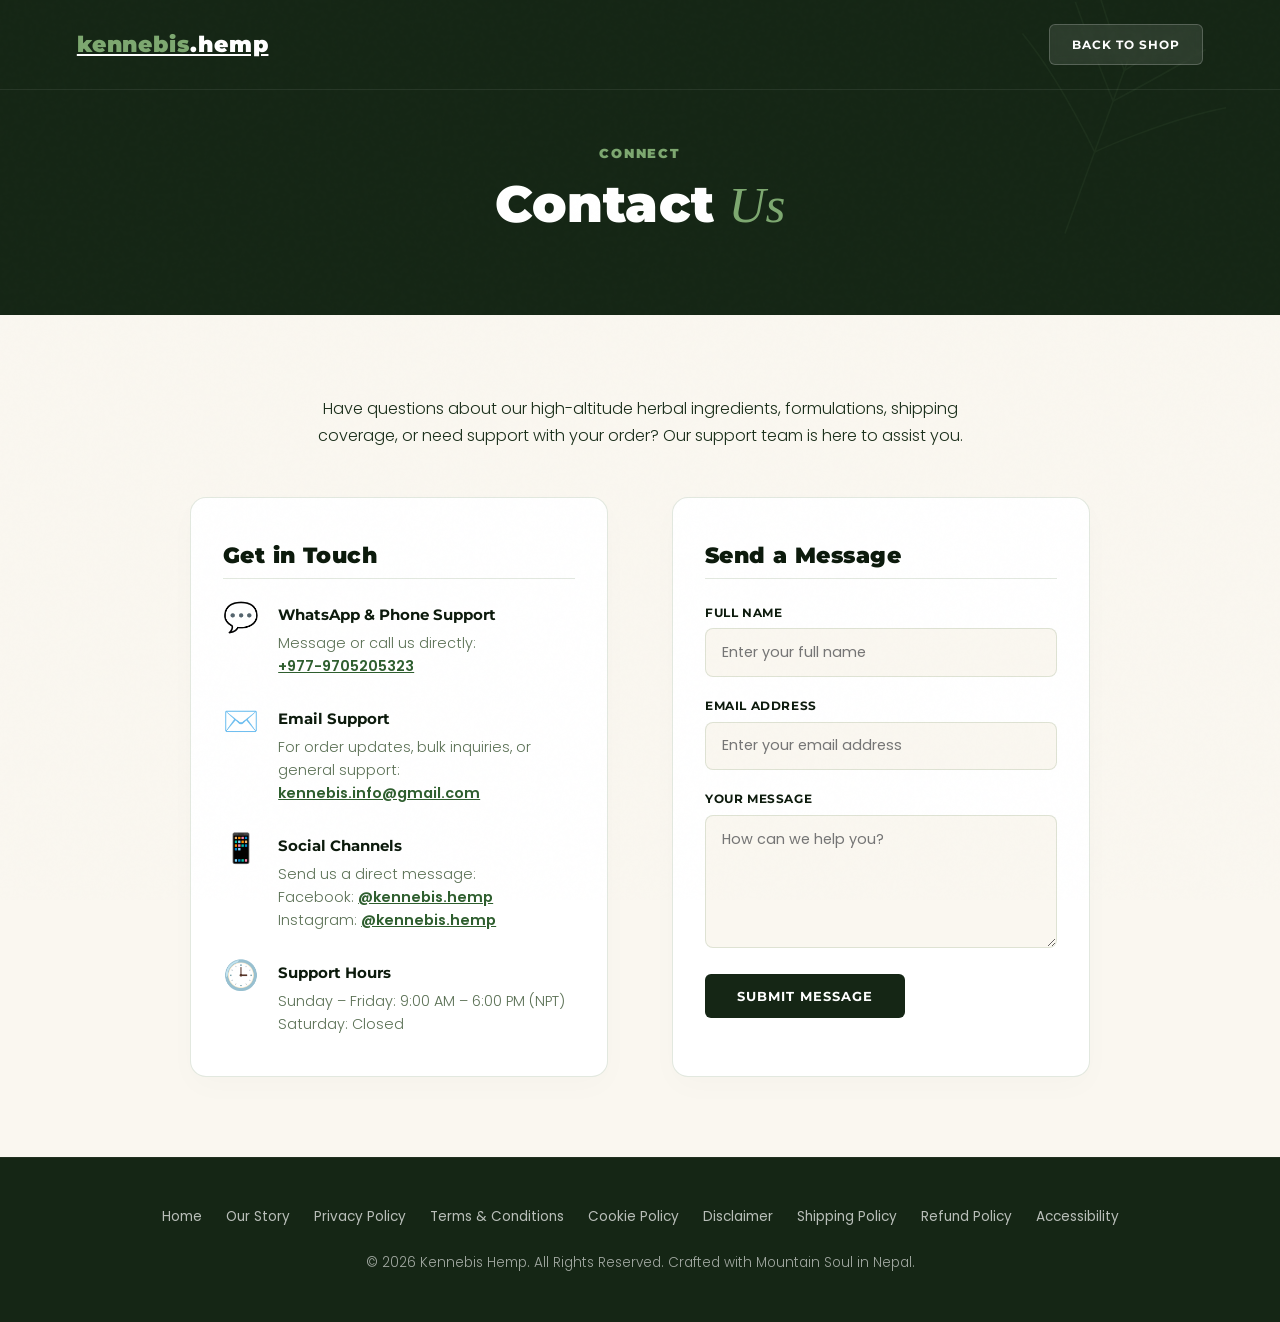
<file: contact.html>
﻿<!DOCTYPE html>
<html lang="en">
<head>
  <meta charset="UTF-8"/>
  <meta name="viewport" content="width=device-width,initial-scale=1.0"/>
  <title>Contact Us — Kenne's Himalayan Herbal Skincare</title>
  
  <meta name="description" content="Get in touch with Kennebis Hemp. Contact our support team via phone, WhatsApp, email, or social media for product inquiries and order assistance."/>
  <link rel="canonical" href="https://kennebis.hemp/contact.html"/>
  
  <!-- Fonts -->
  <link rel="preconnect" href="https://fonts.googleapis.com"/>
  <link rel="preconnect" href="https://fonts.gstatic.com" crossorigin/>
  <link href="https://fonts.googleapis.com/css2?family=Montserrat:wght@700;900&family=Poppins:wght@300;400;500;600&display=swap" rel="stylesheet"/>
  
  <style>
    *,*::before,*::after{box-sizing:border-box;margin:0;padding:0}
    :root{
      --ink:#0c1a0c;
      --forest:#152615;
      --pine:#1e3d1e;
      --fern:#2e5e2e;
      --sage:#587a50;
      --moss:#7da870;
      --mist:#b8d4b0;
      --pale:#e4f0e0;
      --cream:#f6f2e8;
      --parchment:#faf7f0;
      --gold:#b8882e;
      --text:#1a2e1a;
      --muted:#5a7054;
      --border:rgba(94,130,80,.18);
    }
    body{
      background:var(--parchment);
      color:var(--text);
      font-family:'Poppins',sans-serif;
      font-weight:300;
      line-height:1.6;
      overflow-x:hidden;
      position:relative;
    }
    
    /* Grain overlay */
    body::after{
      content:'';
      position:fixed;
      inset:0;
      background-image:url("data:image/svg+xml,%3Csvg viewBox='0 0 200 200' xmlns='http://www.w3.org/2000/svg'%3E%3Cfilter id='n'%3E%3CfeTurbulence type='fractalNoise' baseFrequency='.85' numOctaves='4' stitchTiles='stitch'/%3E%3C/filter%3E%3Crect width='100%25' height='100%25' filter='url(%23n)' opacity='.04'/%3E%3C/svg%3E");
      pointer-events:none;
      z-index:9997;
      opacity:.35;
    }

    /* Header styling */
    header{
      position:absolute;
      top:0;
      width:100%;
      height:90px;
      z-index:900;
      display:flex;
      align-items:center;
      justify-content:space-between;
      padding:0 6vw;
      border-bottom:1px solid rgba(255,255,255,.08);
      background:transparent;
    }
    .logo-main{
      font-family:'Montserrat',sans-serif;
      font-size:1.4rem;
      font-weight:900;
      letter-spacing:.04em;
      color:#fff;
    }
    .logo-main em{
      color:var(--moss);
      font-style:normal;
    }
    .btn-shop{
      background:rgba(255,255,255,.1);
      color:#fff;
      font-family:'Montserrat',sans-serif;
      font-size:0.75rem;
      font-weight:700;
      text-transform:uppercase;
      letter-spacing:0.08em;
      padding:0.6rem 1.4rem;
      border-radius:6px;
      text-decoration:none;
      transition:all 0.3s;
      border:1px solid rgba(255,255,255,.2);
      backdrop-filter:blur(4px);
    }
    .btn-shop:hover{
      background:#fff;
      color:var(--forest);
      transform:translateY(-1px);
    }

    /* Page Hero */
    .pg-hero{
      min-height:35vh;
      background:var(--forest);
      padding:8rem 6vw 4rem;
      display:flex;
      flex-direction:column;
      justify-content:center;
      align-items:center;
      text-align:center;
      position:relative;
      overflow:hidden;
    }
    .hemp-deco{
      position:absolute;
      pointer-events:none;
      z-index:0;
      opacity:.07;
      width:260px;
      top:-20px;
      right:3rem;
      transform:rotate(20deg);
    }
    .ew{
      font-family:'Montserrat',sans-serif;
      font-size:0.8rem;
      font-weight:900;
      text-transform:uppercase;
      letter-spacing:0.15em;
      color:var(--moss);
      margin-bottom:0.5rem;
    }
    h1{
      font-family:'Montserrat',sans-serif;
      font-size:clamp(2rem,4vw,3.5rem);
      font-weight:900;
      color:#fff;
      line-height:1.2;
    }
    h1 i{
      font-family:'Playfair Display', Georgia, serif;
      font-style:italic;
      font-weight:400;
      color:var(--moss);
    }

    /* Content Area */
    .content-wrap{
      padding:5rem 6vw;
      background:var(--parchment);
    }
    .content-inner{
      max-width:900px;
      margin:0 auto;
    }
    .contact-grid{
      display:grid;
      grid-template-columns:1fr 1fr;
      gap:4rem;
      margin-top:2rem;
    }
    @media (max-width: 768px) {
      .contact-grid {
        grid-template-columns:1fr;
        gap:3rem;
      }
    }
    h3{
      font-family:'Montserrat',sans-serif;
      font-size:1.35rem;
      font-weight:900;
      color:var(--ink);
      margin-bottom:1.5rem;
      border-bottom:1.5px solid var(--border);
      padding-bottom:0.3rem;
      letter-spacing:0.02em;
    }
    .body-p{
      margin-bottom:1.5rem;
      font-size:1rem;
      color:var(--text);
      line-height:1.7;
    }
    .contact-card{
      background:#fff;
      border:1.5px solid var(--border);
      border-radius:16px;
      padding:2.5rem 2rem;
      box-shadow:0 10px 30px rgba(12,26,12,0.02);
    }
    .info-item{
      display:flex;
      gap:1.2rem;
      align-items:start;
      margin-bottom:1.8rem;
    }
    .info-item:last-child{
      margin-bottom:0;
    }
    .info-emoji{
      font-size:1.8rem;
      line-height:1;
    }
    h4{
      font-family:'Montserrat',sans-serif;
      font-weight:700;
      font-size:0.95rem;
      color:var(--ink);
      margin-bottom:0.3rem;
    }
    .info-desc, .info-desc a{
      font-size:0.9rem;
      color:var(--muted);
      line-height:1.6;
      text-decoration:none;
    }
    .info-desc a{
      color:var(--fern);
      font-weight:600;
      text-decoration:underline;
    }
    .info-desc a:hover{
      color:var(--pine);
    }

    /* Simple Contact Form Placeholder/Structure */
    .form-group{
      margin-bottom:1.2rem;
    }
    label{
      display:block;
      font-family:'Montserrat',sans-serif;
      font-size:0.75rem;
      font-weight:700;
      text-transform:uppercase;
      letter-spacing:0.05em;
      color:var(--ink);
      margin-bottom:0.4rem;
    }
    input, textarea{
      width:100%;
      padding:0.8rem 1rem;
      border-radius:8px;
      border:1.5px solid var(--border);
      font-family:'Poppins',sans-serif;
      font-size:0.9rem;
      color:var(--text);
      background:var(--parchment);
      outline:none;
      transition:border-color 0.3s;
    }
    input:focus, textarea:focus{
      border-color:var(--fern);
    }
    .btn-submit{
      background:var(--forest);
      color:#fff;
      font-family:'Montserrat',sans-serif;
      font-size:0.8rem;
      font-weight:700;
      text-transform:uppercase;
      letter-spacing:0.08em;
      padding:0.9rem 2rem;
      border-radius:6px;
      cursor:pointer;
      transition:all 0.3s;
      border:none;
      display:inline-block;
      text-align:center;
    }
    .btn-submit:hover{
      background:var(--fern);
      transform:translateY(-1px);
    }

    /* Footer */
    footer{
      background:var(--forest);
      color:rgba(255,255,255,.6);
      padding:3rem 6vw;
      text-align:center;
      border-top:1px solid rgba(255,255,255,.05);
      font-size:0.85rem;
    }
    .footer-links{
      display:flex;
      justify-content:center;
      gap:1.5rem;
      flex-wrap:wrap;
      margin-bottom:1.5rem;
    }
    .footer-links a{
      color:rgba(255,255,255,.7);
      text-decoration:none;
      font-weight:400;
    }
    .footer-links a:hover{
      color:#fff;
    }
  </style>
</head>
<body>

  <header>
    <a href="index.html" class="logo-main"><em>kennebis</em>.hemp</a>
    <a href="index.html#shop" class="btn-shop">Back to Shop</a>
  </header>

  <div class="pg-hero">
    <svg class="hemp-deco" viewBox="0 0 120 140" fill="none"><g stroke="#7da870" stroke-width="0.7"><path d="M60 80 C60 80 60 55 60 20"/><path d="M60 80 C60 80 35 55 10 40"/><path d="M60 80 C60 80 85 55 110 40"/><path d="M60 55 C60 55 42 35 28 18"/><path d="M60 55 C60 55 78 35 92 18"/><path d="M60 40 C60 40 48 25 38 12"/><path d="M60 40 C60 40 72 25 82 12"/><path d="M60 80 L60 120"/></g></svg>
    <p class="ew">Connect</p>
    <h1>Contact <i>Us</i></h1>
  </div>

  <div class="content-wrap">
    <div class="content-inner">
      <p class="body-p" style="text-align:center;max-width:700px;margin:0 auto 3rem">Have questions about our high-altitude herbal ingredients, formulations, shipping coverage, or need support with your order? Our support team is here to assist you.</p>

      <div class="contact-grid">
        <!-- Info column -->
        <div class="contact-card">
          <h3>Get in Touch</h3>
          
          <div class="info-item">
            <div class="info-emoji">💬</div>
            <div>
              <h4>WhatsApp &amp; Phone Support</h4>
              <p class="info-desc">
                Message or call us directly:<br/>
                <a href="tel:+9779705205323">+977-9705205323</a>
              </p>
            </div>
          </div>

          <div class="info-item">
            <div class="info-emoji">✉️</div>
            <div>
              <h4>Email Support</h4>
              <p class="info-desc">
                For order updates, bulk inquiries, or general support:<br/>
                <a href="mailto:kennebis.info@gmail.com?subject=Contact%20Form%20Inquiry%20-%20Kennebis%20Hemp">kennebis.info@gmail.com</a>
              </p>
            </div>
          </div>

          <div class="info-item">
            <div class="info-emoji">📱</div>
            <div>
              <h4>Social Channels</h4>
              <p class="info-desc">
                Send us a direct message:<br/>
                Facebook: <a href="https://facebook.com/kennebis.hemp" target="_blank" rel="noopener">@kennebis.hemp</a><br/>
                Instagram: <a href="https://instagram.com/kennebis.hemp" target="_blank" rel="noopener">@kennebis.hemp</a>
              </p>
            </div>
          </div>

          <div class="info-item">
            <div class="info-emoji">🕒</div>
            <div>
              <h4>Support Hours</h4>
              <p class="info-desc">
                Sunday – Friday: 9:00 AM – 6:00 PM (NPT)<br/>
                Saturday: Closed
              </p>
            </div>
          </div>
        </div>

        <!-- Form column -->
        <div class="contact-card">
          <h3>Send a Message</h3>
          <form action="mailto:kennebis.info@gmail.com" method="post" enctype="text/plain">
            <div class="form-group">
              <label for="name">Full Name</label>
              <input type="text" id="name" name="name" required placeholder="Enter your full name"/>
            </div>

            <div class="form-group">
              <label for="email">Email Address</label>
              <input type="email" id="email" name="email" required placeholder="Enter your email address"/>
            </div>

            <div class="form-group">
              <label for="message">Your Message</label>
              <textarea id="message" name="message" rows="5" required placeholder="How can we help you?"></textarea>
            </div>

            <button type="submit" class="btn-submit">Submit Message</button>
          </form>
        </div>
      </div>
    </div>
  </div>

  <footer>
    <div class="footer-links">
      <a href="index.html">Home</a>
      <a href="index.html#about">Our Story</a>
      <a href="index.html#privacy">Privacy Policy</a>
      <a href="index.html#terms">Terms & Conditions</a>
      <a href="cookie-policy.html">Cookie Policy</a>
      <a href="disclaimer.html">Disclaimer</a>
      <a href="index.html#shipping">Shipping Policy</a>
      <a href="index.html#returns">Refund Policy</a>
      <a href="accessibility.html">Accessibility</a>
    </div>
    <p>&copy; 2026 Kennebis Hemp. All Rights Reserved. Crafted with Mountain Soul in Nepal.</p>
  </footer>

</body>
</html>
</file>
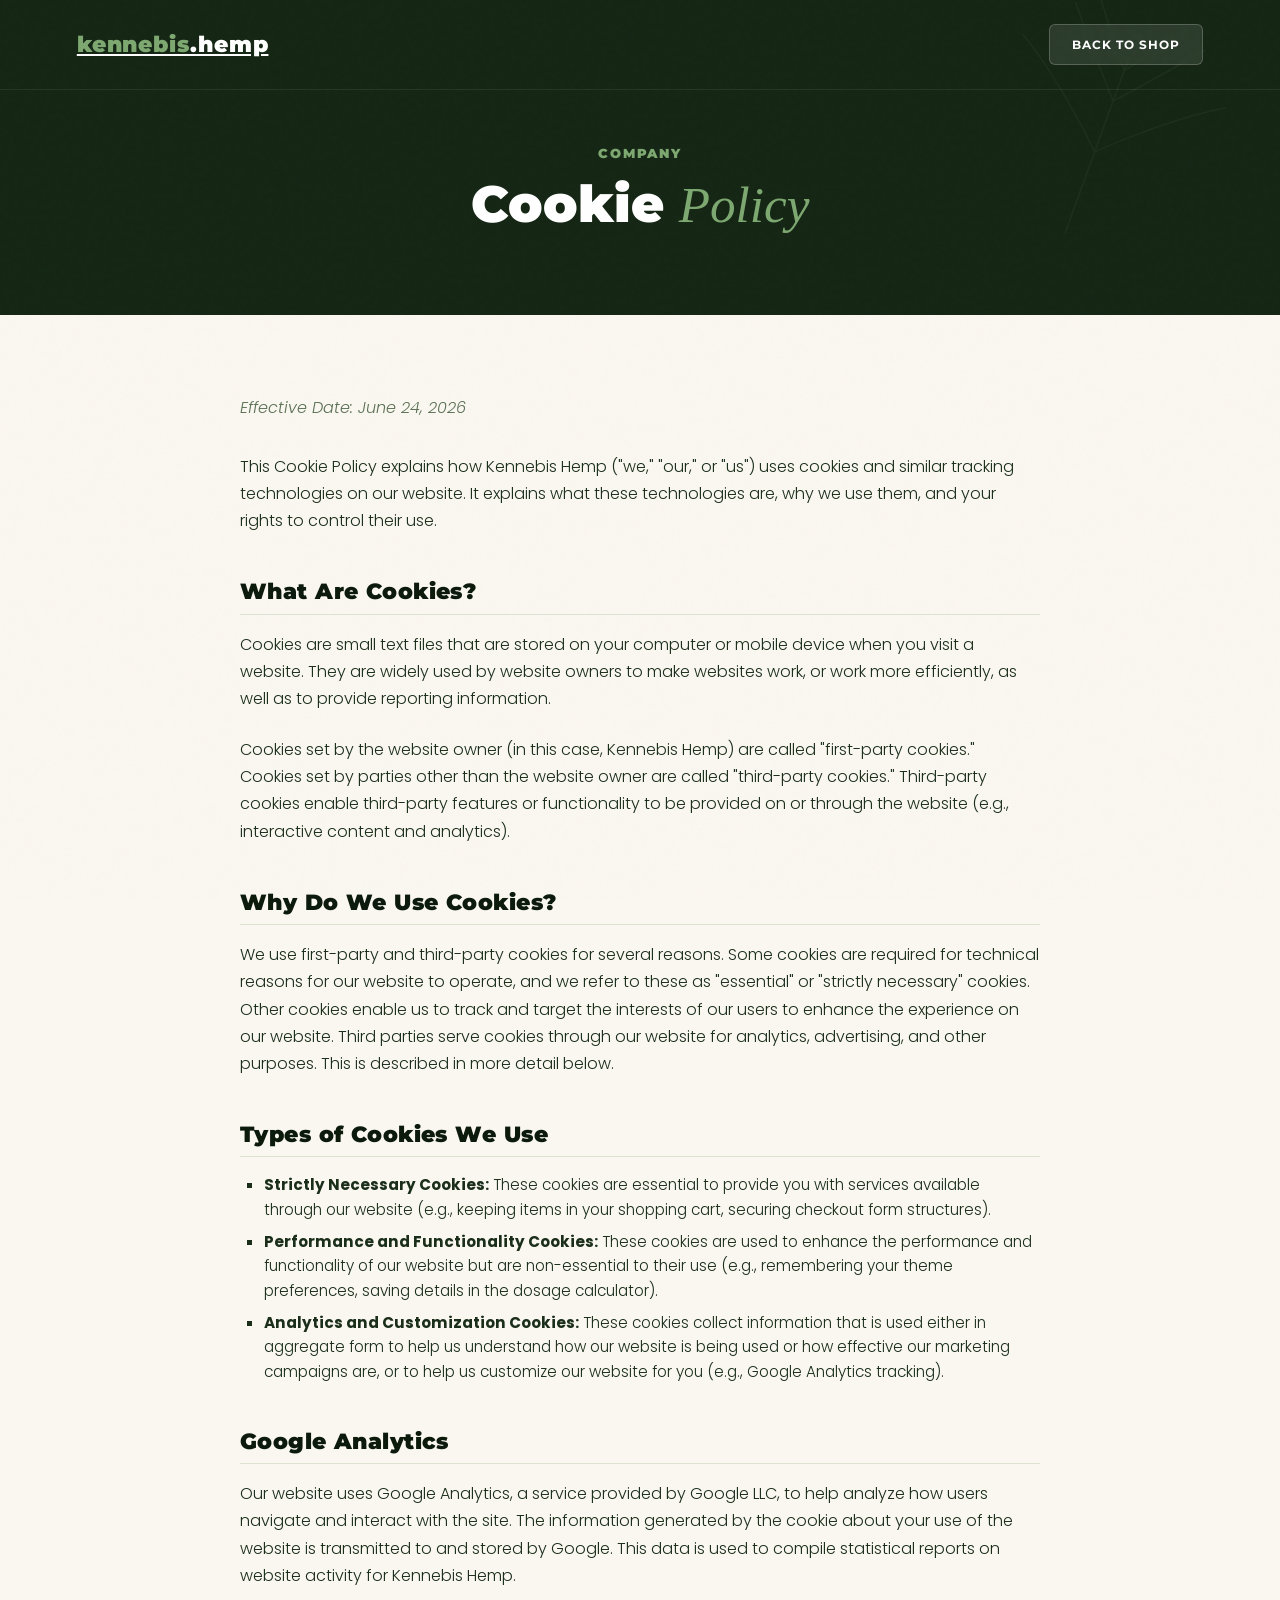
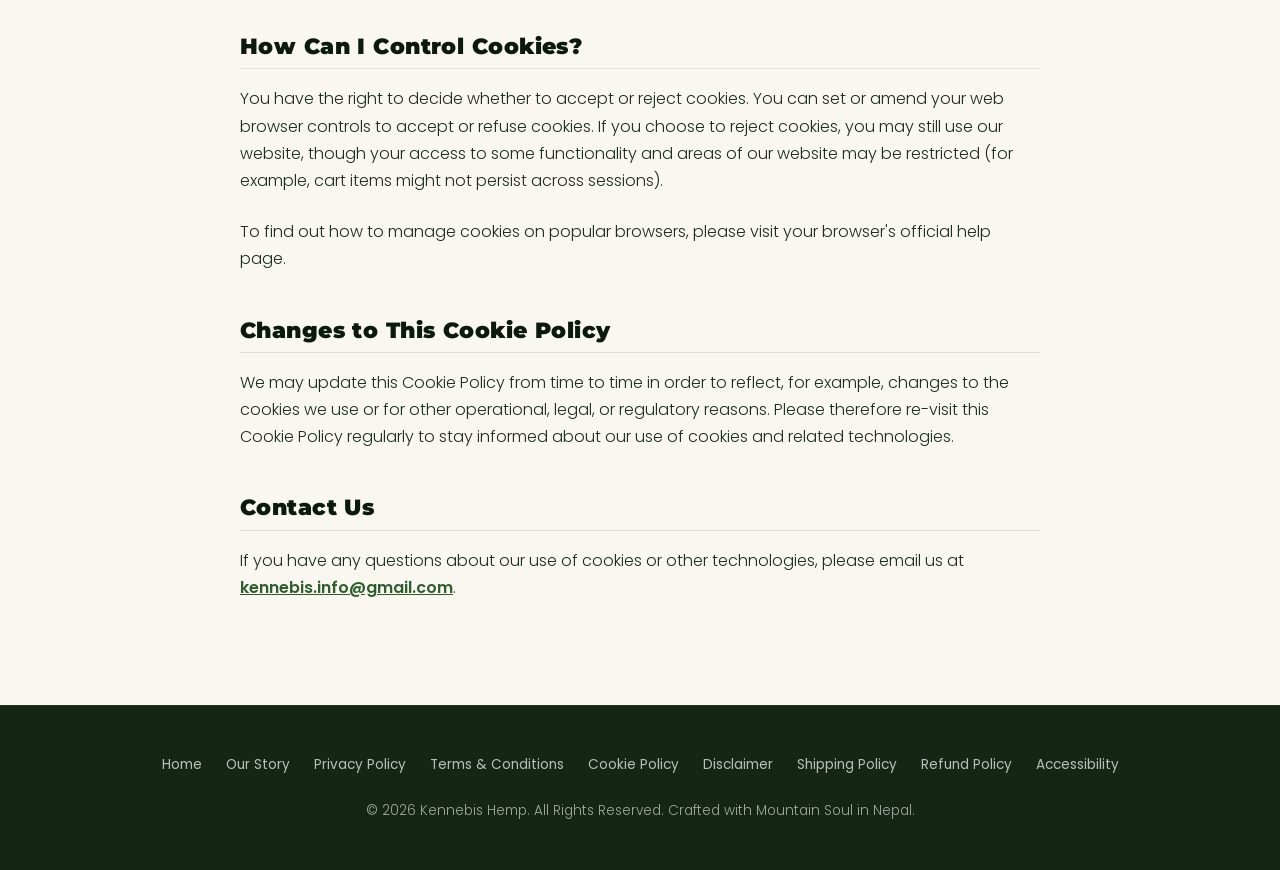
<file: cookie-policy.html>
﻿<!DOCTYPE html>
<html lang="en">
<head>
  <meta charset="UTF-8"/>
  <meta name="viewport" content="width=device-width,initial-scale=1.0"/>
  <title>Cookie Policy — Kenne's Himalayan Herbal Skincare</title>
  
  <meta name="description" content="Official Cookie Policy of Kennebis Hemp. Learn about cookies, how we use them, and how you can manage your cookie preferences."/>
  <link rel="canonical" href="https://kennebis.hemp/cookie-policy.html"/>
  
  <!-- Fonts -->
  <link rel="preconnect" href="https://fonts.googleapis.com"/>
  <link rel="preconnect" href="https://fonts.gstatic.com" crossorigin/>
  <link href="https://fonts.googleapis.com/css2?family=Montserrat:wght@700;900&family=Poppins:wght@300;400;500;600&display=swap" rel="stylesheet"/>
  
  <style>
    *,*::before,*::after{box-sizing:border-box;margin:0;padding:0}
    :root{
      --ink:#0c1a0c;
      --forest:#152615;
      --pine:#1e3d1e;
      --fern:#2e5e2e;
      --sage:#587a50;
      --moss:#7da870;
      --mist:#b8d4b0;
      --pale:#e4f0e0;
      --cream:#f6f2e8;
      --parchment:#faf7f0;
      --gold:#b8882e;
      --text:#1a2e1a;
      --muted:#5a7054;
      --border:rgba(94,130,80,.18);
    }
    body{
      background:var(--parchment);
      color:var(--text);
      font-family:'Poppins',sans-serif;
      font-weight:300;
      line-height:1.6;
      overflow-x:hidden;
      position:relative;
    }
    
    /* Grain overlay */
    body::after{
      content:'';
      position:fixed;
      inset:0;
      background-image:url("data:image/svg+xml,%3Csvg viewBox='0 0 200 200' xmlns='http://www.w3.org/2000/svg'%3E%3Cfilter id='n'%3E%3CfeTurbulence type='fractalNoise' baseFrequency='.85' numOctaves='4' stitchTiles='stitch'/%3E%3C/filter%3E%3Crect width='100%25' height='100%25' filter='url(%23n)' opacity='.04'/%3E%3C/svg%3E");
      pointer-events:none;
      z-index:9997;
      opacity:.35;
    }

    /* Header styling */
    header{
      position:absolute;
      top:0;
      width:100%;
      height:90px;
      z-index:900;
      display:flex;
      align-items:center;
      justify-content:space-between;
      padding:0 6vw;
      border-bottom:1px solid rgba(255,255,255,.08);
      background:transparent;
    }
    .logo-main{
      font-family:'Montserrat',sans-serif;
      font-size:1.4rem;
      font-weight:900;
      letter-spacing:.04em;
      color:#fff;
    }
    .logo-main em{
      color:var(--moss);
      font-style:normal;
    }
    .btn-shop{
      background:rgba(255,255,255,.1);
      color:#fff;
      font-family:'Montserrat',sans-serif;
      font-size:0.75rem;
      font-weight:700;
      text-transform:uppercase;
      letter-spacing:0.08em;
      padding:0.6rem 1.4rem;
      border-radius:6px;
      text-decoration:none;
      transition:all 0.3s;
      border:1px solid rgba(255,255,255,.2);
      backdrop-filter:blur(4px);
    }
    .btn-shop:hover{
      background:#fff;
      color:var(--forest);
      transform:translateY(-1px);
    }

    /* Page Hero */
    .pg-hero{
      min-height:35vh;
      background:var(--forest);
      padding:8rem 6vw 4rem;
      display:flex;
      flex-direction:column;
      justify-content:center;
      align-items:center;
      text-align:center;
      position:relative;
      overflow:hidden;
    }
    .hemp-deco{
      position:absolute;
      pointer-events:none;
      z-index:0;
      opacity:.07;
      width:260px;
      top:-20px;
      right:3rem;
      transform:rotate(20deg);
    }
    .ew{
      font-family:'Montserrat',sans-serif;
      font-size:0.8rem;
      font-weight:900;
      text-transform:uppercase;
      letter-spacing:0.15em;
      color:var(--moss);
      margin-bottom:0.5rem;
    }
    h1{
      font-family:'Montserrat',sans-serif;
      font-size:clamp(2rem,4vw,3.5rem);
      font-weight:900;
      color:#fff;
      line-height:1.2;
    }
    h1 i{
      font-family:'Playfair Display', Georgia, serif;
      font-style:italic;
      font-weight:400;
      color:var(--moss);
    }

    /* Content Area */
    .content-wrap{
      padding:5rem 6vw;
      background:var(--parchment);
    }
    .content-inner{
      max-width:800px;
      margin:0 auto;
    }
    .effective-date{
      font-style:italic;
      margin-bottom:2rem;
      color:var(--muted);
    }
    .body-p{
      margin-bottom:1.5rem;
      font-size:1rem;
      color:var(--text);
      line-height:1.7;
    }
    h3{
      font-family:'Montserrat',sans-serif;
      font-size:1.35rem;
      font-weight:900;
      color:var(--ink);
      margin-top:2.5rem;
      margin-bottom:1rem;
      border-bottom:1.5px solid var(--border);
      padding-bottom:0.3rem;
      letter-spacing:0.02em;
    }
    ul{
      margin-bottom:1.5rem;
      padding-left:1.5rem;
      list-style-type:square;
    }
    li{
      margin-bottom:0.5rem;
      color:var(--text);
      font-size:0.95rem;
    }
    a{
      color:var(--fern);
      font-weight:600;
      text-decoration:underline;
    }
    a:hover{
      color:var(--pine);
    }

    /* Footer */
    footer{
      background:var(--forest);
      color:rgba(255,255,255,.6);
      padding:3rem 6vw;
      text-align:center;
      border-top:1px solid rgba(255,255,255,.05);
      font-size:0.85rem;
    }
    .footer-links{
      display:flex;
      justify-content:center;
      gap:1.5rem;
      flex-wrap:wrap;
      margin-bottom:1.5rem;
    }
    .footer-links a{
      color:rgba(255,255,255,.7);
      text-decoration:none;
      font-weight:400;
    }
    .footer-links a:hover{
      color:#fff;
    }
  </style>
</head>
<body>

  <header>
    <a href="index.html" class="logo-main"><em>kennebis</em>.hemp</a>
    <a href="index.html#shop" class="btn-shop">Back to Shop</a>
  </header>

  <div class="pg-hero">
    <svg class="hemp-deco" viewBox="0 0 120 140" fill="none"><g stroke="#7da870" stroke-width="0.7"><path d="M60 80 C60 80 60 55 60 20"/><path d="M60 80 C60 80 35 55 10 40"/><path d="M60 80 C60 80 85 55 110 40"/><path d="M60 55 C60 55 42 35 28 18"/><path d="M60 55 C60 55 78 35 92 18"/><path d="M60 40 C60 40 48 25 38 12"/><path d="M60 40 C60 40 72 25 82 12"/><path d="M60 80 L60 120"/></g></svg>
    <p class="ew">Company</p>
    <h1>Cookie <i>Policy</i></h1>
  </div>

  <div class="content-wrap">
    <div class="content-inner">
      <p class="effective-date">Effective Date: June 24, 2026</p>
      
      <p class="body-p">This Cookie Policy explains how Kennebis Hemp ("we," "our," or "us") uses cookies and similar tracking technologies on our website. It explains what these technologies are, why we use them, and your rights to control their use.</p>
      
      <h3>What Are Cookies?</h3>
      <p class="body-p">Cookies are small text files that are stored on your computer or mobile device when you visit a website. They are widely used by website owners to make websites work, or work more efficiently, as well as to provide reporting information.</p>
      <p class="body-p">Cookies set by the website owner (in this case, Kennebis Hemp) are called "first-party cookies." Cookies set by parties other than the website owner are called "third-party cookies." Third-party cookies enable third-party features or functionality to be provided on or through the website (e.g., interactive content and analytics).</p>
      
      <h3>Why Do We Use Cookies?</h3>
      <p class="body-p">We use first-party and third-party cookies for several reasons. Some cookies are required for technical reasons for our website to operate, and we refer to these as "essential" or "strictly necessary" cookies. Other cookies enable us to track and target the interests of our users to enhance the experience on our website. Third parties serve cookies through our website for analytics, advertising, and other purposes. This is described in more detail below.</p>
      
      <h3>Types of Cookies We Use</h3>
      <ul>
        <li><strong>Strictly Necessary Cookies:</strong> These cookies are essential to provide you with services available through our website (e.g., keeping items in your shopping cart, securing checkout form structures).</li>
        <li><strong>Performance and Functionality Cookies:</strong> These cookies are used to enhance the performance and functionality of our website but are non-essential to their use (e.g., remembering your theme preferences, saving details in the dosage calculator).</li>
        <li><strong>Analytics and Customization Cookies:</strong> These cookies collect information that is used either in aggregate form to help us understand how our website is being used or how effective our marketing campaigns are, or to help us customize our website for you (e.g., Google Analytics tracking).</li>
      </ul>
      
      <h3>Google Analytics</h3>
      <p class="body-p">Our website uses Google Analytics, a service provided by Google LLC, to help analyze how users navigate and interact with the site. The information generated by the cookie about your use of the website is transmitted to and stored by Google. This data is used to compile statistical reports on website activity for Kennebis Hemp.</p>
      
      <h3>How Can I Control Cookies?</h3>
      <p class="body-p">You have the right to decide whether to accept or reject cookies. You can set or amend your web browser controls to accept or refuse cookies. If you choose to reject cookies, you may still use our website, though your access to some functionality and areas of our website may be restricted (for example, cart items might not persist across sessions).</p>
      <p class="body-p">To find out how to manage cookies on popular browsers, please visit your browser's official help page.</p>
      
      <h3>Changes to This Cookie Policy</h3>
      <p class="body-p">We may update this Cookie Policy from time to time in order to reflect, for example, changes to the cookies we use or for other operational, legal, or regulatory reasons. Please therefore re-visit this Cookie Policy regularly to stay informed about our use of cookies and related technologies.</p>
      
      <h3>Contact Us</h3>
      <p class="body-p">If you have any questions about our use of cookies or other technologies, please email us at <a href="mailto:kennebis.info@gmail.com?subject=Cookie%20Policy%20Inquiry%20-%20Kennebis%20Hemp">kennebis.info@gmail.com</a>.</p>
    </div>
  </div>

  <footer>
    <div class="footer-links">
      <a href="index.html">Home</a>
      <a href="index.html#about">Our Story</a>
      <a href="index.html#privacy">Privacy Policy</a>
      <a href="index.html#terms">Terms & Conditions</a>
      <a href="cookie-policy.html">Cookie Policy</a>
      <a href="disclaimer.html">Disclaimer</a>
      <a href="index.html#shipping">Shipping Policy</a>
      <a href="index.html#returns">Refund Policy</a>
      <a href="accessibility.html">Accessibility</a>
    </div>
    <p>&copy; 2026 Kennebis Hemp. All Rights Reserved. Crafted with Mountain Soul in Nepal.</p>
  </footer>

</body>
</html>
</file>
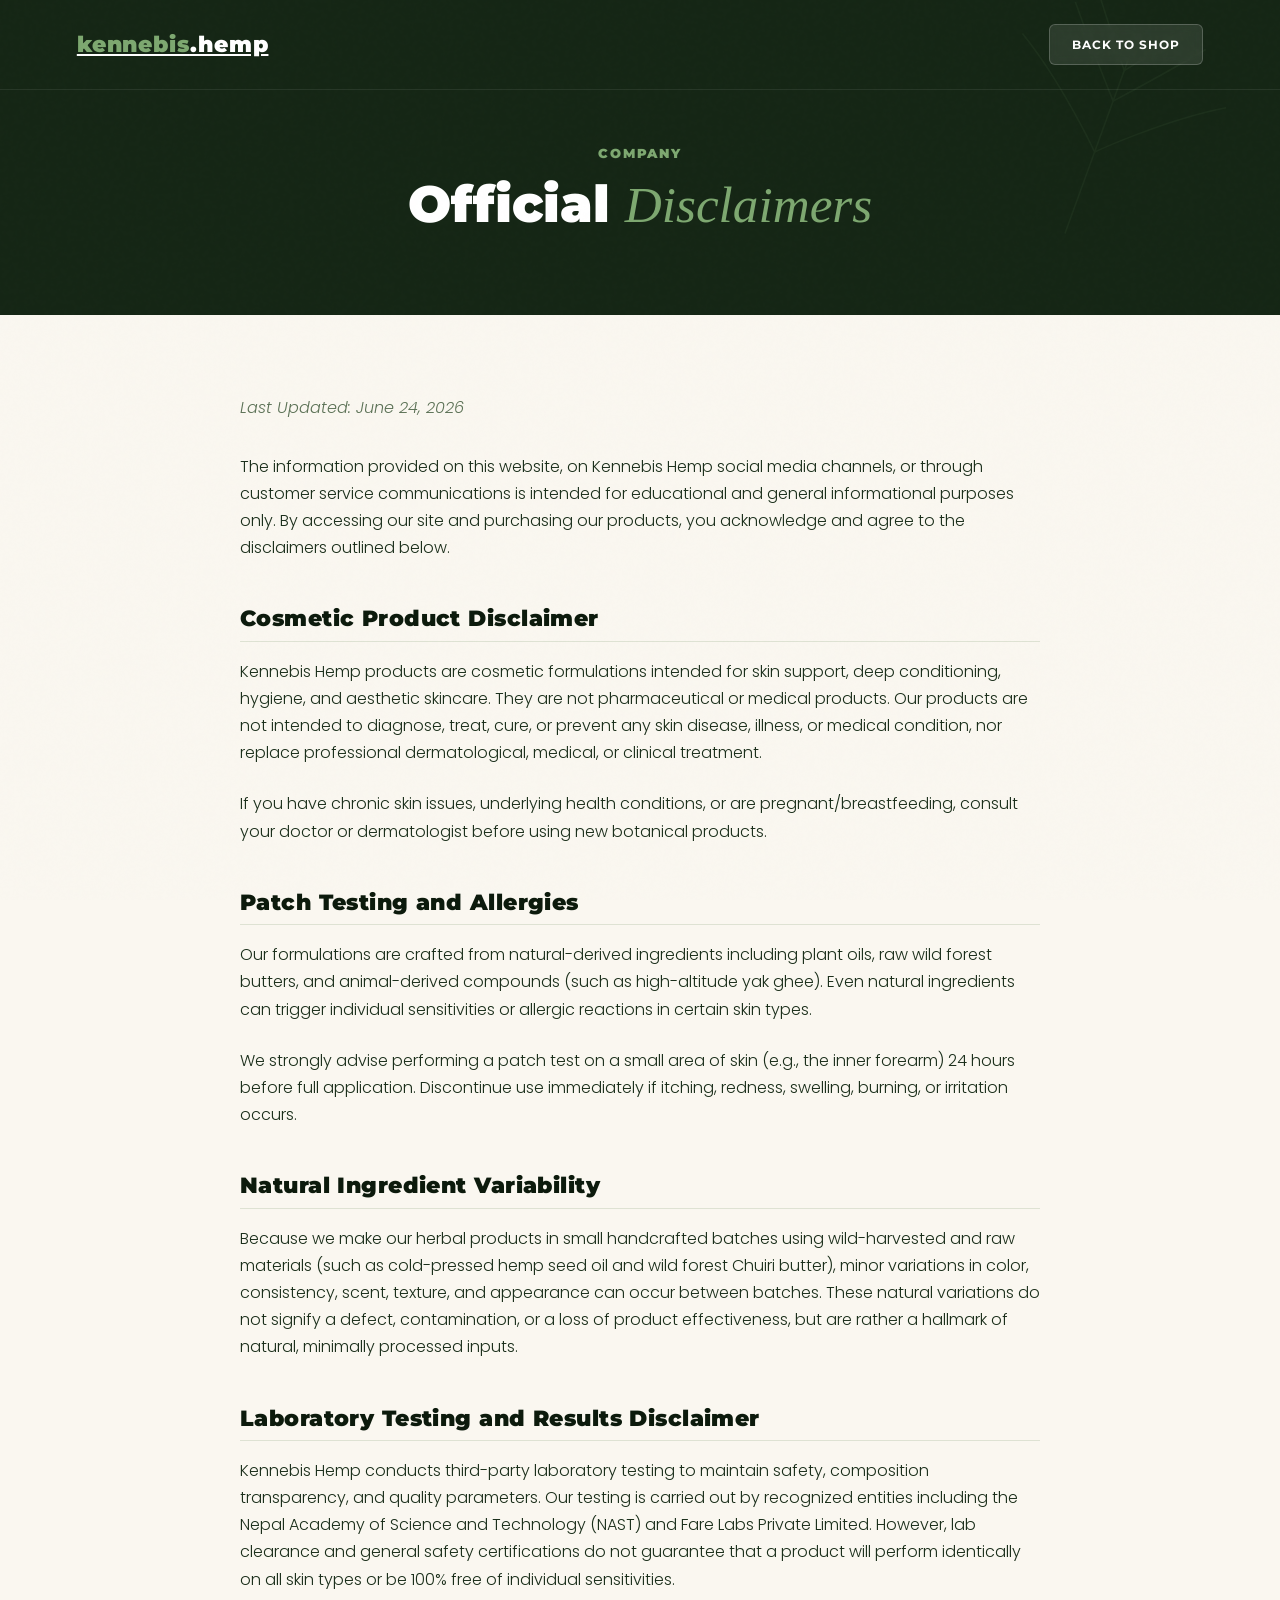
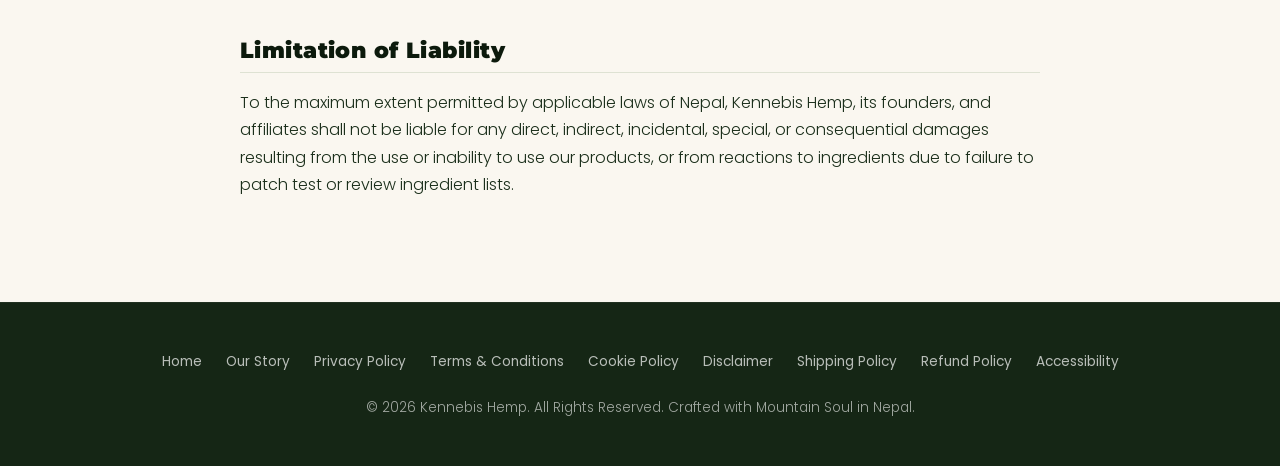
<file: disclaimer.html>
﻿<!DOCTYPE html>
<html lang="en">
<head>
  <meta charset="UTF-8"/>
  <meta name="viewport" content="width=device-width,initial-scale=1.0"/>
  <title>Disclaimers — Kenne's Himalayan Herbal Skincare</title>
  
  <meta name="description" content="Official disclaimers of Kennebis Hemp. Review important warnings regarding cosmetic products, laboratory testing, and natural ingredient variability."/>
  <link rel="canonical" href="https://kennebis.hemp/disclaimer.html"/>
  
  <!-- Fonts -->
  <link rel="preconnect" href="https://fonts.googleapis.com"/>
  <link rel="preconnect" href="https://fonts.gstatic.com" crossorigin/>
  <link href="https://fonts.googleapis.com/css2?family=Montserrat:wght@700;900&family=Poppins:wght@300;400;500;600&display=swap" rel="stylesheet"/>
  
  <style>
    *,*::before,*::after{box-sizing:border-box;margin:0;padding:0}
    :root{
      --ink:#0c1a0c;
      --forest:#152615;
      --pine:#1e3d1e;
      --fern:#2e5e2e;
      --sage:#587a50;
      --moss:#7da870;
      --mist:#b8d4b0;
      --pale:#e4f0e0;
      --cream:#f6f2e8;
      --parchment:#faf7f0;
      --gold:#b8882e;
      --text:#1a2e1a;
      --muted:#5a7054;
      --border:rgba(94,130,80,.18);
    }
    body{
      background:var(--parchment);
      color:var(--text);
      font-family:'Poppins',sans-serif;
      font-weight:300;
      line-height:1.6;
      overflow-x:hidden;
      position:relative;
    }
    
    /* Grain overlay */
    body::after{
      content:'';
      position:fixed;
      inset:0;
      background-image:url("data:image/svg+xml,%3Csvg viewBox='0 0 200 200' xmlns='http://www.w3.org/2000/svg'%3E%3Cfilter id='n'%3E%3CfeTurbulence type='fractalNoise' baseFrequency='.85' numOctaves='4' stitchTiles='stitch'/%3E%3C/filter%3E%3Crect width='100%25' height='100%25' filter='url(%23n)' opacity='.04'/%3E%3C/svg%3E");
      pointer-events:none;
      z-index:9997;
      opacity:.35;
    }

    /* Header styling */
    header{
      position:absolute;
      top:0;
      width:100%;
      height:90px;
      z-index:900;
      display:flex;
      align-items:center;
      justify-content:space-between;
      padding:0 6vw;
      border-bottom:1px solid rgba(255,255,255,.08);
      background:transparent;
    }
    .logo-main{
      font-family:'Montserrat',sans-serif;
      font-size:1.4rem;
      font-weight:900;
      letter-spacing:.04em;
      color:#fff;
    }
    .logo-main em{
      color:var(--moss);
      font-style:normal;
    }
    .btn-shop{
      background:rgba(255,255,255,.1);
      color:#fff;
      font-family:'Montserrat',sans-serif;
      font-size:0.75rem;
      font-weight:700;
      text-transform:uppercase;
      letter-spacing:0.08em;
      padding:0.6rem 1.4rem;
      border-radius:6px;
      text-decoration:none;
      transition:all 0.3s;
      border:1px solid rgba(255,255,255,.2);
      backdrop-filter:blur(4px);
    }
    .btn-shop:hover{
      background:#fff;
      color:var(--forest);
      transform:translateY(-1px);
    }

    /* Page Hero */
    .pg-hero{
      min-height:35vh;
      background:var(--forest);
      padding:8rem 6vw 4rem;
      display:flex;
      flex-direction:column;
      justify-content:center;
      align-items:center;
      text-align:center;
      position:relative;
      overflow:hidden;
    }
    .hemp-deco{
      position:absolute;
      pointer-events:none;
      z-index:0;
      opacity:.07;
      width:260px;
      top:-20px;
      right:3rem;
      transform:rotate(20deg);
    }
    .ew{
      font-family:'Montserrat',sans-serif;
      font-size:0.8rem;
      font-weight:900;
      text-transform:uppercase;
      letter-spacing:0.15em;
      color:var(--moss);
      margin-bottom:0.5rem;
    }
    h1{
      font-family:'Montserrat',sans-serif;
      font-size:clamp(2rem,4vw,3.5rem);
      font-weight:900;
      color:#fff;
      line-height:1.2;
    }
    h1 i{
      font-family:'Playfair Display', Georgia, serif;
      font-style:italic;
      font-weight:400;
      color:var(--moss);
    }

    /* Content Area */
    .content-wrap{
      padding:5rem 6vw;
      background:var(--parchment);
    }
    .content-inner{
      max-width:800px;
      margin:0 auto;
    }
    .effective-date{
      font-style:italic;
      margin-bottom:2rem;
      color:var(--muted);
    }
    .body-p{
      margin-bottom:1.5rem;
      font-size:1rem;
      color:var(--text);
      line-height:1.7;
    }
    h3{
      font-family:'Montserrat',sans-serif;
      font-size:1.35rem;
      font-weight:900;
      color:var(--ink);
      margin-top:2.5rem;
      margin-bottom:1rem;
      border-bottom:1.5px solid var(--border);
      padding-bottom:0.3rem;
      letter-spacing:0.02em;
    }
    ul{
      margin-bottom:1.5rem;
      padding-left:1.5rem;
      list-style-type:square;
    }
    li{
      margin-bottom:0.5rem;
      color:var(--text);
      font-size:0.95rem;
    }
    a{
      color:var(--fern);
      font-weight:600;
      text-decoration:underline;
    }
    a:hover{
      color:var(--pine);
    }

    /* Footer */
    footer{
      background:var(--forest);
      color:rgba(255,255,255,.6);
      padding:3rem 6vw;
      text-align:center;
      border-top:1px solid rgba(255,255,255,.05);
      font-size:0.85rem;
    }
    .footer-links{
      display:flex;
      justify-content:center;
      gap:1.5rem;
      flex-wrap:wrap;
      margin-bottom:1.5rem;
    }
    .footer-links a{
      color:rgba(255,255,255,.7);
      text-decoration:none;
      font-weight:400;
    }
    .footer-links a:hover{
      color:#fff;
    }
  </style>
</head>
<body>

  <header>
    <a href="index.html" class="logo-main"><em>kennebis</em>.hemp</a>
    <a href="index.html#shop" class="btn-shop">Back to Shop</a>
  </header>

  <div class="pg-hero">
    <svg class="hemp-deco" viewBox="0 0 120 140" fill="none"><g stroke="#7da870" stroke-width="0.7"><path d="M60 80 C60 80 60 55 60 20"/><path d="M60 80 C60 80 35 55 10 40"/><path d="M60 80 C60 80 85 55 110 40"/><path d="M60 55 C60 55 42 35 28 18"/><path d="M60 55 C60 55 78 35 92 18"/><path d="M60 40 C60 40 48 25 38 12"/><path d="M60 40 C60 40 72 25 82 12"/><path d="M60 80 L60 120"/></g></svg>
    <p class="ew">Company</p>
    <h1>Official <i>Disclaimers</i></h1>
  </div>

  <div class="content-wrap">
    <div class="content-inner">
      <p class="effective-date">Last Updated: June 24, 2026</p>
      
      <p class="body-p">The information provided on this website, on Kennebis Hemp social media channels, or through customer service communications is intended for educational and general informational purposes only. By accessing our site and purchasing our products, you acknowledge and agree to the disclaimers outlined below.</p>
      
      <h3>Cosmetic Product Disclaimer</h3>
      <p class="body-p">Kennebis Hemp products are cosmetic formulations intended for skin support, deep conditioning, hygiene, and aesthetic skincare. They are not pharmaceutical or medical products. Our products are not intended to diagnose, treat, cure, or prevent any skin disease, illness, or medical condition, nor replace professional dermatological, medical, or clinical treatment.</p>
      <p class="body-p">If you have chronic skin issues, underlying health conditions, or are pregnant/breastfeeding, consult your doctor or dermatologist before using new botanical products.</p>
      
      <h3>Patch Testing and Allergies</h3>
      <p class="body-p">Our formulations are crafted from natural-derived ingredients including plant oils, raw wild forest butters, and animal-derived compounds (such as high-altitude yak ghee). Even natural ingredients can trigger individual sensitivities or allergic reactions in certain skin types.</p>
      <p class="body-p">We strongly advise performing a patch test on a small area of skin (e.g., the inner forearm) 24 hours before full application. Discontinue use immediately if itching, redness, swelling, burning, or irritation occurs.</p>
      
      <h3>Natural Ingredient Variability</h3>
      <p class="body-p">Because we make our herbal products in small handcrafted batches using wild-harvested and raw materials (such as cold-pressed hemp seed oil and wild forest Chuiri butter), minor variations in color, consistency, scent, texture, and appearance can occur between batches. These natural variations do not signify a defect, contamination, or a loss of product effectiveness, but are rather a hallmark of natural, minimally processed inputs.</p>
      
      <h3>Laboratory Testing and Results Disclaimer</h3>
      <p class="body-p">Kennebis Hemp conducts third-party laboratory testing to maintain safety, composition transparency, and quality parameters. Our testing is carried out by recognized entities including the Nepal Academy of Science and Technology (NAST) and Fare Labs Private Limited. However, lab clearance and general safety certifications do not guarantee that a product will perform identically on all skin types or be 100% free of individual sensitivities.</p>
      
      <h3>Limitation of Liability</h3>
      <p class="body-p">To the maximum extent permitted by applicable laws of Nepal, Kennebis Hemp, its founders, and affiliates shall not be liable for any direct, indirect, incidental, special, or consequential damages resulting from the use or inability to use our products, or from reactions to ingredients due to failure to patch test or review ingredient lists.</p>
    </div>
  </div>

  <footer>
    <div class="footer-links">
      <a href="index.html">Home</a>
      <a href="index.html#about">Our Story</a>
      <a href="index.html#privacy">Privacy Policy</a>
      <a href="index.html#terms">Terms & Conditions</a>
      <a href="cookie-policy.html">Cookie Policy</a>
      <a href="disclaimer.html">Disclaimer</a>
      <a href="index.html#shipping">Shipping Policy</a>
      <a href="index.html#returns">Refund Policy</a>
      <a href="accessibility.html">Accessibility</a>
    </div>
    <p>&copy; 2026 Kennebis Hemp. All Rights Reserved. Crafted with Mountain Soul in Nepal.</p>
  </footer>

</body>
</html>
</file>
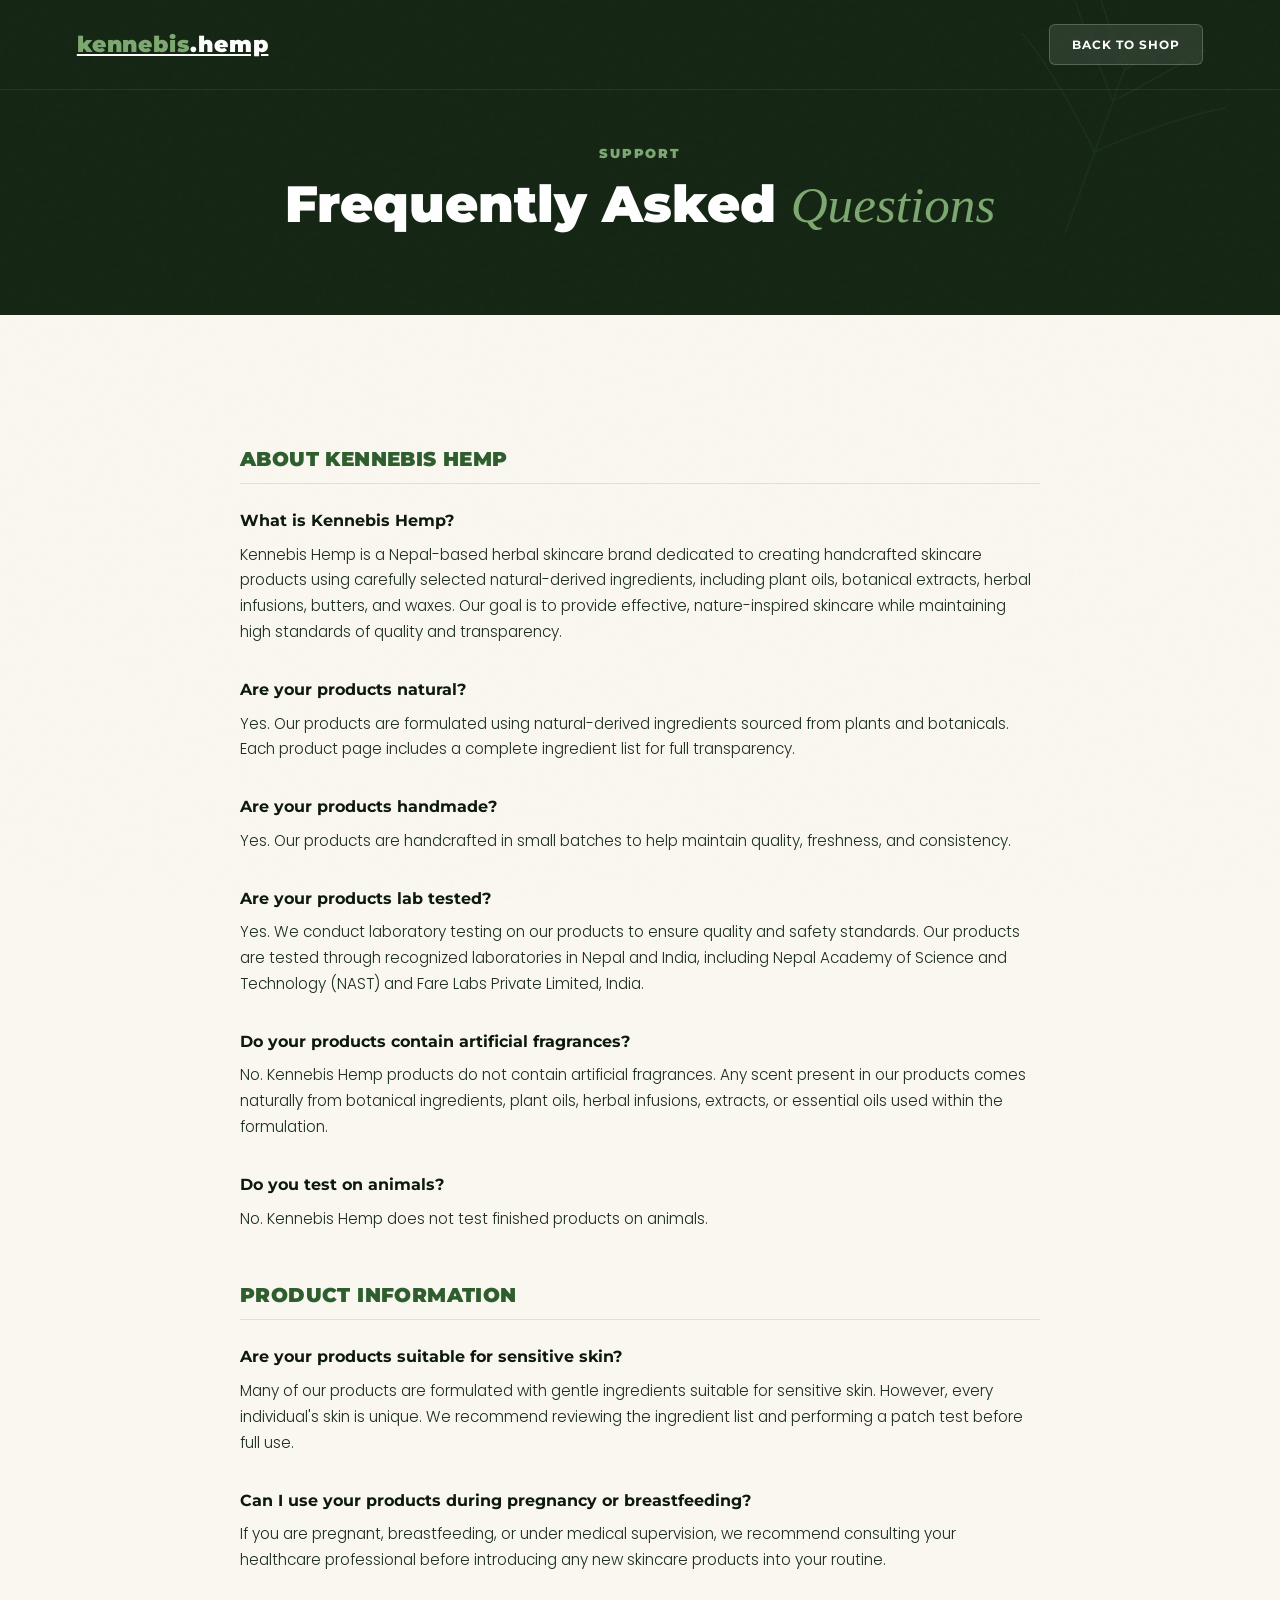
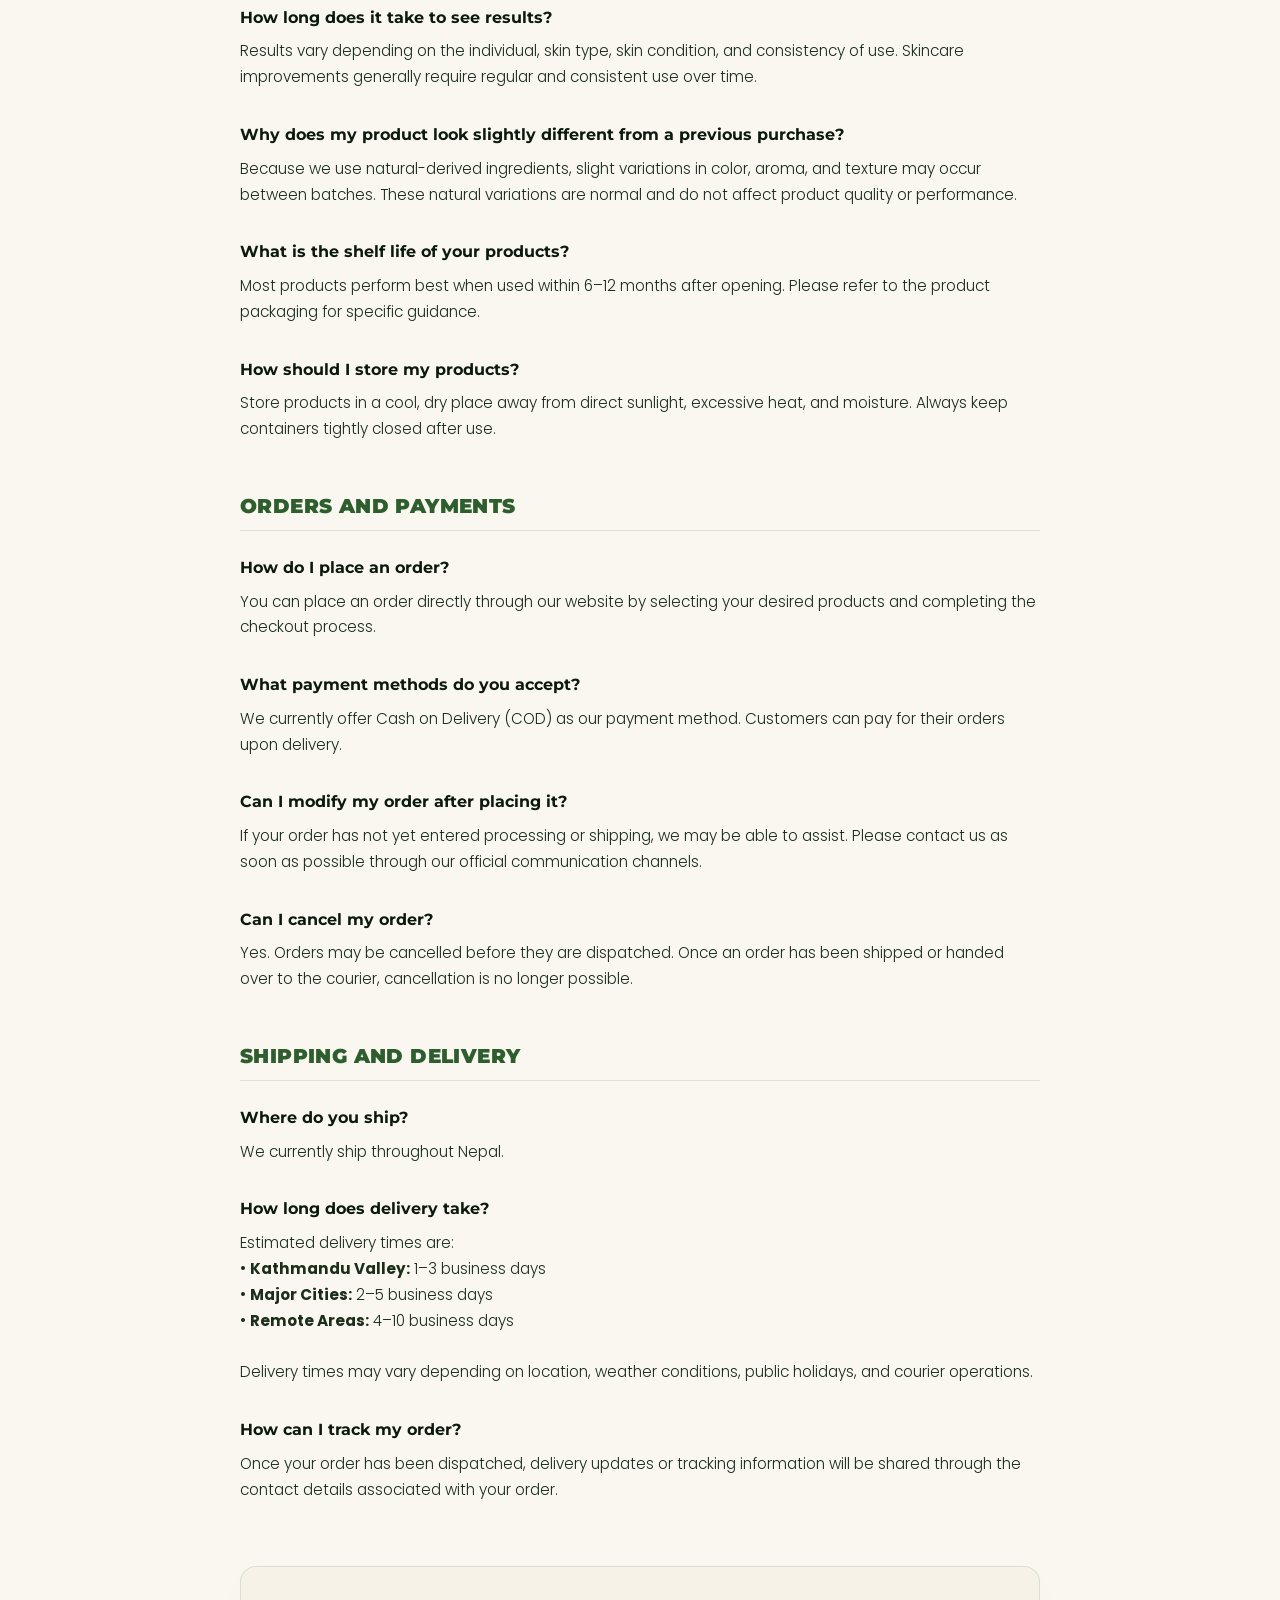
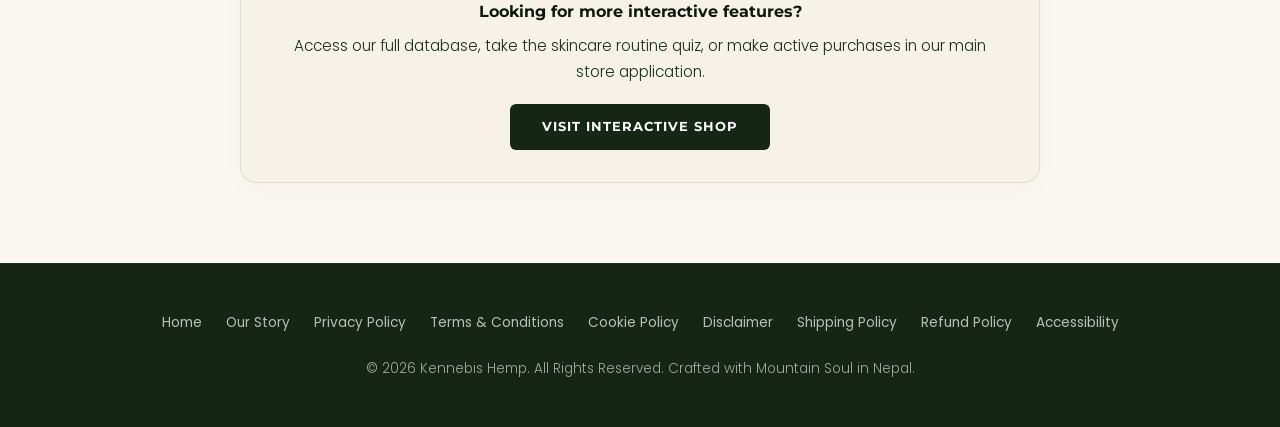
<file: faq.html>
﻿<!DOCTYPE html>
<html lang="en">
<head>
  <meta charset="UTF-8"/>
  <meta name="viewport" content="width=device-width,initial-scale=1.0"/>
  <title>Frequently Asked Questions (FAQ) — Kenne's Himalayan Herbal Skincare</title>
  
  <meta name="description" content="Find answers to common questions about Kennebis Hemp skincare products, ingredients, lab testing, shipping, payments, and returns."/>
  <link rel="canonical" href="https://kennebis.hemp/faq.html"/>
  
  <!-- Fonts -->
  <link rel="preconnect" href="https://fonts.googleapis.com"/>
  <link rel="preconnect" href="https://fonts.gstatic.com" crossorigin/>
  <link href="https://fonts.googleapis.com/css2?family=Montserrat:wght@700;900&family=Poppins:wght@300;400;500;600&display=swap" rel="stylesheet"/>
  
  <style>
    *,*::before,*::after{box-sizing:border-box;margin:0;padding:0}
    :root{
      --ink:#0c1a0c;
      --forest:#152615;
      --pine:#1e3d1e;
      --fern:#2e5e2e;
      --sage:#587a50;
      --moss:#7da870;
      --mist:#b8d4b0;
      --pale:#e4f0e0;
      --cream:#f6f2e8;
      --parchment:#faf7f0;
      --gold:#b8882e;
      --text:#1a2e1a;
      --muted:#5a7054;
      --border:rgba(94,130,80,.18);
    }
    body{
      background:var(--parchment);
      color:var(--text);
      font-family:'Poppins',sans-serif;
      font-weight:300;
      line-height:1.6;
      overflow-x:hidden;
      position:relative;
    }
    
    /* Grain overlay */
    body::after{
      content:'';
      position:fixed;
      inset:0;
      background-image:url("data:image/svg+xml,%3Csvg viewBox='0 0 200 200' xmlns='http://www.w3.org/2000/svg'%3E%3Cfilter id='n'%3E%3CfeTurbulence type='fractalNoise' baseFrequency='.85' numOctaves='4' stitchTiles='stitch'/%3E%3C/filter%3E%3Crect width='100%25' height='100%25' filter='url(%23n)' opacity='.04'/%3E%3C/svg%3E");
      pointer-events:none;
      z-index:9997;
      opacity:.35;
    }

    /* Header styling */
    header{
      position:absolute;
      top:0;
      width:100%;
      height:90px;
      z-index:900;
      display:flex;
      align-items:center;
      justify-content:space-between;
      padding:0 6vw;
      border-bottom:1px solid rgba(255,255,255,.08);
      background:transparent;
    }
    .logo-main{
      font-family:'Montserrat',sans-serif;
      font-size:1.4rem;
      font-weight:900;
      letter-spacing:.04em;
      color:#fff;
    }
    .logo-main em{
      color:var(--moss);
      font-style:normal;
    }
    .btn-shop{
      background:rgba(255,255,255,.1);
      color:#fff;
      font-family:'Montserrat',sans-serif;
      font-size:0.75rem;
      font-weight:700;
      text-transform:uppercase;
      letter-spacing:0.08em;
      padding:0.6rem 1.4rem;
      border-radius:6px;
      text-decoration:none;
      transition:all 0.3s;
      border:1px solid rgba(255,255,255,.2);
      backdrop-filter:blur(4px);
    }
    .btn-shop:hover{
      background:#fff;
      color:var(--forest);
      transform:translateY(-1px);
    }

    /* Page Hero */
    .pg-hero{
      min-height:35vh;
      background:var(--forest);
      padding:8rem 6vw 4rem;
      display:flex;
      flex-direction:column;
      justify-content:center;
      align-items:center;
      text-align:center;
      position:relative;
      overflow:hidden;
    }
    .hemp-deco{
      position:absolute;
      pointer-events:none;
      z-index:0;
      opacity:.07;
      width:260px;
      top:-20px;
      right:3rem;
      transform:rotate(20deg);
    }
    .ew{
      font-family:'Montserrat',sans-serif;
      font-size:0.8rem;
      font-weight:900;
      text-transform:uppercase;
      letter-spacing:0.15em;
      color:var(--moss);
      margin-bottom:0.5rem;
    }
    h1{
      font-family:'Montserrat',sans-serif;
      font-size:clamp(2rem,4vw,3.5rem);
      font-weight:900;
      color:#fff;
      line-height:1.2;
    }
    h1 i{
      font-family:'Playfair Display', Georgia, serif;
      font-style:italic;
      font-weight:400;
      color:var(--moss);
    }

    /* Content Area */
    .content-wrap{
      padding:5rem 6vw;
      background:var(--parchment);
    }
    .content-inner{
      max-width:800px;
      margin:0 auto;
    }
    h3{
      font-family:'Montserrat',sans-serif;
      font-size:1.25rem;
      font-weight:900;
      color:var(--fern);
      margin-top:3rem;
      margin-bottom:1.5rem;
      border-bottom:1.5px solid var(--border);
      padding-bottom:0.5rem;
      letter-spacing:0.02em;
      text-transform:uppercase;
    }
    .faq-item{
      margin-bottom:2rem;
    }
    h4{
      font-family:'Montserrat',sans-serif;
      font-size:1rem;
      font-weight:700;
      color:var(--ink);
      margin-bottom:0.5rem;
    }
    .body-p{
      font-size:0.95rem;
      color:var(--text);
      line-height:1.7;
    }
    a{
      color:var(--fern);
      font-weight:600;
      text-decoration:underline;
    }
    a:hover{
      color:var(--pine);
    }

    /* Callout Card */
    .callout-card{
      background:var(--cream);
      border:1.5px solid var(--border);
      border-radius:16px;
      padding:2rem;
      text-align:center;
      margin-top:4rem;
      box-shadow:0 10px 30px rgba(12,26,12,0.02);
    }
    .btn-main{
      display:inline-block;
      background:var(--forest);
      color:#fff;
      font-family:'Montserrat',sans-serif;
      font-size:0.8rem;
      font-weight:700;
      text-transform:uppercase;
      letter-spacing:0.08em;
      padding:0.8rem 2rem;
      border-radius:6px;
      text-decoration:none;
      transition:all 0.3s;
      margin-top:1.2rem;
    }
    .btn-main:hover{
      background:var(--fern);
      transform:translateY(-1px);
    }

    /* Footer */
    footer{
      background:var(--forest);
      color:rgba(255,255,255,.6);
      padding:3rem 6vw;
      text-align:center;
      border-top:1px solid rgba(255,255,255,.05);
      font-size:0.85rem;
    }
    .footer-links{
      display:flex;
      justify-content:center;
      gap:1.5rem;
      flex-wrap:wrap;
      margin-bottom:1.5rem;
    }
    .footer-links a{
      color:rgba(255,255,255,.7);
      text-decoration:none;
      font-weight:400;
    }
    .footer-links a:hover{
      color:#fff;
    }
  </style>
</head>
<body>

  <header>
    <a href="index.html" class="logo-main"><em>kennebis</em>.hemp</a>
    <a href="index.html#shop" class="btn-shop">Back to Shop</a>
  </header>

  <div class="pg-hero">
    <svg class="hemp-deco" viewBox="0 0 120 140" fill="none"><g stroke="#7da870" stroke-width="0.7"><path d="M60 80 C60 80 60 55 60 20"/><path d="M60 80 C60 80 35 55 10 40"/><path d="M60 80 C60 80 85 55 110 40"/><path d="M60 55 C60 55 42 35 28 18"/><path d="M60 55 C60 55 78 35 92 18"/><path d="M60 40 C60 40 48 25 38 12"/><path d="M60 40 C60 40 72 25 82 12"/><path d="M60 80 L60 120"/></g></svg>
    <p class="ew">Support</p>
    <h1>Frequently Asked <i>Questions</i></h1>
  </div>

  <div class="content-wrap">
    <div class="content-inner">
      
      <!-- Category 1 -->
      <h3>About Kennebis Hemp</h3>
      
      <div class="faq-item">
        <h4>What is Kennebis Hemp?</h4>
        <p class="body-p">Kennebis Hemp is a Nepal-based herbal skincare brand dedicated to creating handcrafted skincare products using carefully selected natural-derived ingredients, including plant oils, botanical extracts, herbal infusions, butters, and waxes. Our goal is to provide effective, nature-inspired skincare while maintaining high standards of quality and transparency.</p>
      </div>
      
      <div class="faq-item">
        <h4>Are your products natural?</h4>
        <p class="body-p">Yes. Our products are formulated using natural-derived ingredients sourced from plants and botanicals. Each product page includes a complete ingredient list for full transparency.</p>
      </div>
      
      <div class="faq-item">
        <h4>Are your products handmade?</h4>
        <p class="body-p">Yes. Our products are handcrafted in small batches to help maintain quality, freshness, and consistency.</p>
      </div>
      
      <div class="faq-item">
        <h4>Are your products lab tested?</h4>
        <p class="body-p">Yes. We conduct laboratory testing on our products to ensure quality and safety standards. Our products are tested through recognized laboratories in Nepal and India, including Nepal Academy of Science and Technology (NAST) and Fare Labs Private Limited, India.</p>
      </div>
      
      <div class="faq-item">
        <h4>Do your products contain artificial fragrances?</h4>
        <p class="body-p">No. Kennebis Hemp products do not contain artificial fragrances. Any scent present in our products comes naturally from botanical ingredients, plant oils, herbal infusions, extracts, or essential oils used within the formulation.</p>
      </div>
      
      <div class="faq-item">
        <h4>Do you test on animals?</h4>
        <p class="body-p">No. Kennebis Hemp does not test finished products on animals.</p>
      </div>

      <!-- Category 2 -->
      <h3>Product Information</h3>
      
      <div class="faq-item">
        <h4>Are your products suitable for sensitive skin?</h4>
        <p class="body-p">Many of our products are formulated with gentle ingredients suitable for sensitive skin. However, every individual's skin is unique. We recommend reviewing the ingredient list and performing a patch test before full use.</p>
      </div>
      
      <div class="faq-item">
        <h4>Can I use your products during pregnancy or breastfeeding?</h4>
        <p class="body-p">If you are pregnant, breastfeeding, or under medical supervision, we recommend consulting your healthcare professional before introducing any new skincare products into your routine.</p>
      </div>
      
      <div class="faq-item">
        <h4>How long does it take to see results?</h4>
        <p class="body-p">Results vary depending on the individual, skin type, skin condition, and consistency of use. Skincare improvements generally require regular and consistent use over time.</p>
      </div>
      
      <div class="faq-item">
        <h4>Why does my product look slightly different from a previous purchase?</h4>
        <p class="body-p">Because we use natural-derived ingredients, slight variations in color, aroma, and texture may occur between batches. These natural variations are normal and do not affect product quality or performance.</p>
      </div>
      
      <div class="faq-item">
        <h4>What is the shelf life of your products?</h4>
        <p class="body-p">Most products perform best when used within 6–12 months after opening. Please refer to the product packaging for specific guidance.</p>
      </div>
      
      <div class="faq-item">
        <h4>How should I store my products?</h4>
        <p class="body-p">Store products in a cool, dry place away from direct sunlight, excessive heat, and moisture. Always keep containers tightly closed after use.</p>
      </div>

      <!-- Category 3 -->
      <h3>Orders and Payments</h3>
      
      <div class="faq-item">
        <h4>How do I place an order?</h4>
        <p class="body-p">You can place an order directly through our website by selecting your desired products and completing the checkout process.</p>
      </div>
      
      <div class="faq-item">
        <h4>What payment methods do you accept?</h4>
        <p class="body-p">We currently offer Cash on Delivery (COD) as our payment method. Customers can pay for their orders upon delivery.</p>
      </div>
      
      <div class="faq-item">
        <h4>Can I modify my order after placing it?</h4>
        <p class="body-p">If your order has not yet entered processing or shipping, we may be able to assist. Please contact us as soon as possible through our official communication channels.</p>
      </div>
      
      <div class="faq-item">
        <h4>Can I cancel my order?</h4>
        <p class="body-p">Yes. Orders may be cancelled before they are dispatched. Once an order has been shipped or handed over to the courier, cancellation is no longer possible.</p>
      </div>

      <!-- Category 4 -->
      <h3>Shipping and Delivery</h3>
      
      <div class="faq-item">
        <h4>Where do you ship?</h4>
        <p class="body-p">We currently ship throughout Nepal.</p>
      </div>
      
      <div class="faq-item">
        <h4>How long does delivery take?</h4>
        <p class="body-p">Estimated delivery times are:
          <br/>• <strong>Kathmandu Valley:</strong> 1–3 business days
          <br/>• <strong>Major Cities:</strong> 2–5 business days
          <br/>• <strong>Remote Areas:</strong> 4–10 business days
          <br/><br/>Delivery times may vary depending on location, weather conditions, public holidays, and courier operations.</p>
      </div>
      
      <div class="faq-item">
        <h4>How can I track my order?</h4>
        <p class="body-p">Once your order has been dispatched, delivery updates or tracking information will be shared through the contact details associated with your order.</p>
      </div>

      <!-- Callout Card to visit shop -->
      <div class="callout-card">
        <h4>Looking for more interactive features?</h4>
        <p class="body-p">Access our full database, take the skincare routine quiz, or make active purchases in our main store application.</p>
        <a href="index.html" class="btn-main">Visit Interactive Shop</a>
      </div>

    </div>
  </div>

  <footer>
    <div class="footer-links">
      <a href="index.html">Home</a>
      <a href="index.html#about">Our Story</a>
      <a href="index.html#privacy">Privacy Policy</a>
      <a href="index.html#terms">Terms & Conditions</a>
      <a href="cookie-policy.html">Cookie Policy</a>
      <a href="disclaimer.html">Disclaimer</a>
      <a href="index.html#shipping">Shipping Policy</a>
      <a href="index.html#returns">Refund Policy</a>
      <a href="accessibility.html">Accessibility</a>
    </div>
    <p>&copy; 2026 Kennebis Hemp. All Rights Reserved. Crafted with Mountain Soul in Nepal.</p>
  </footer>

</body>
</html>
</file>
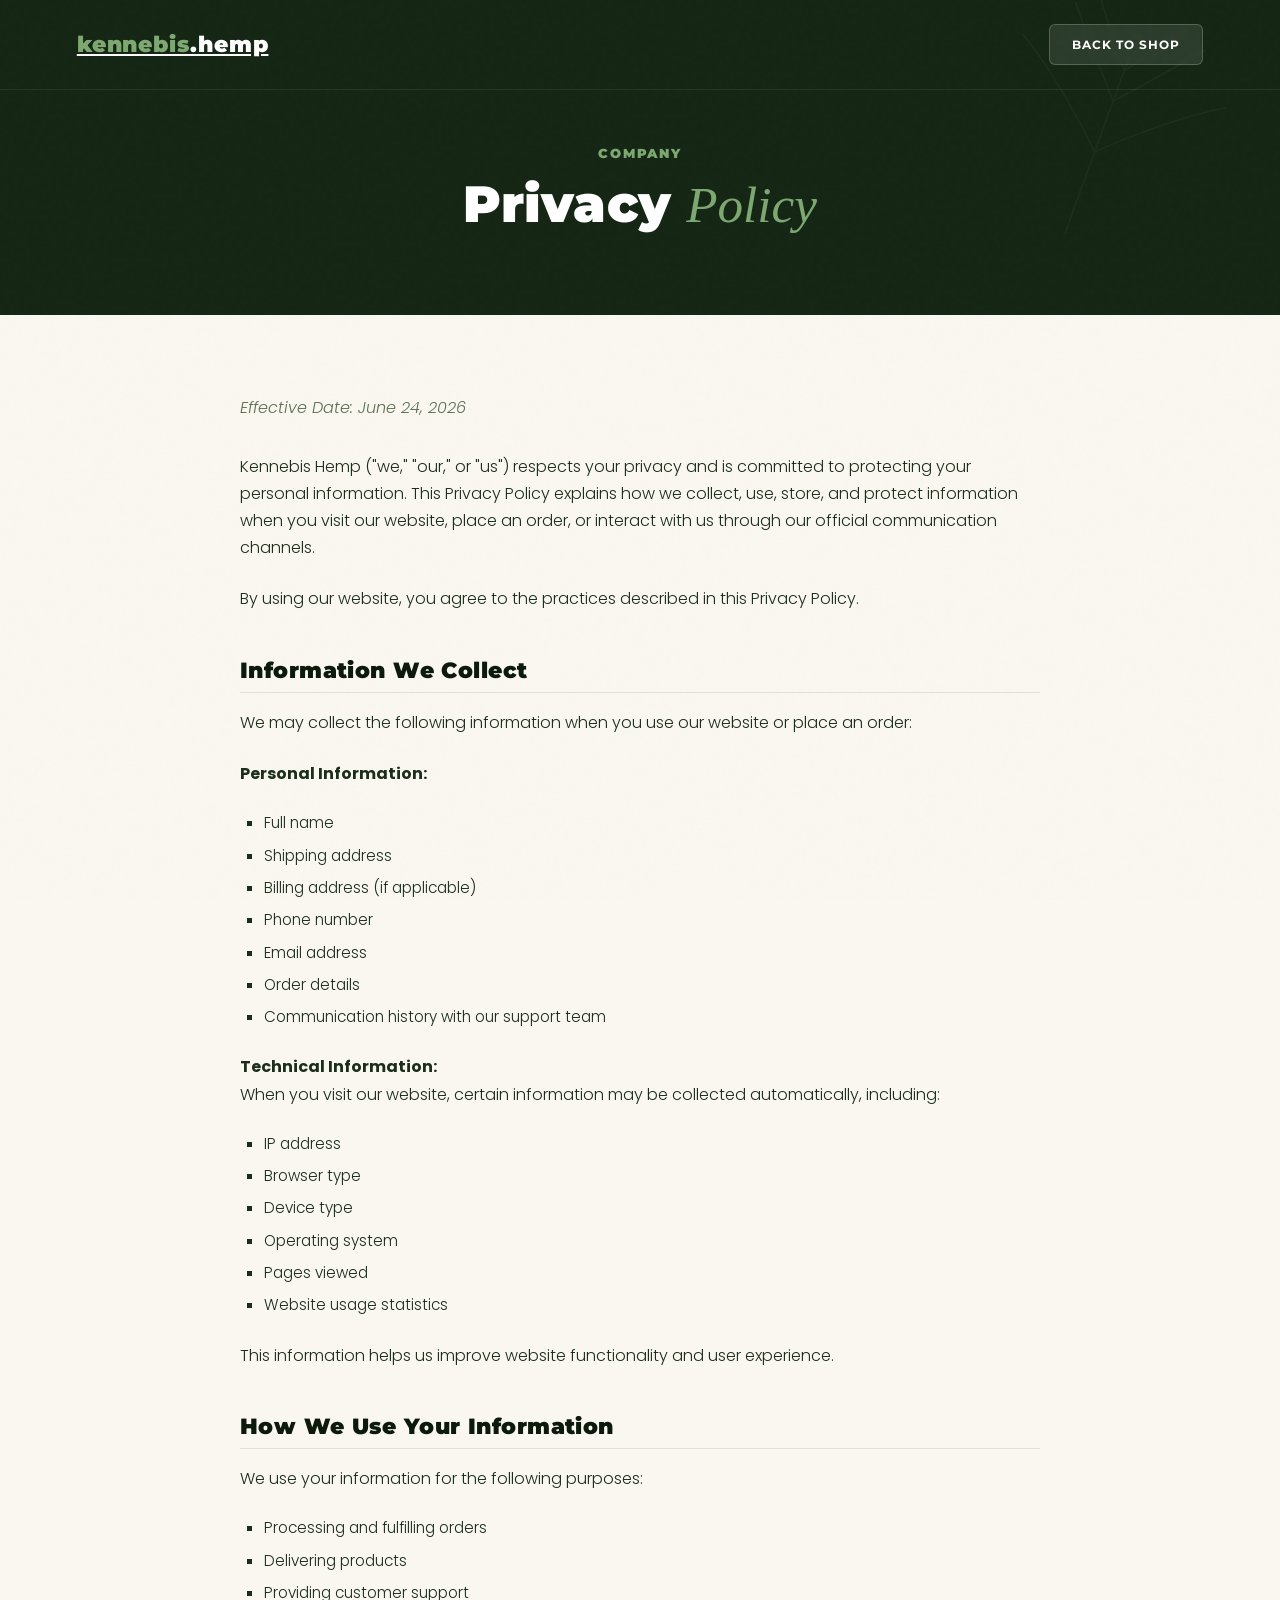
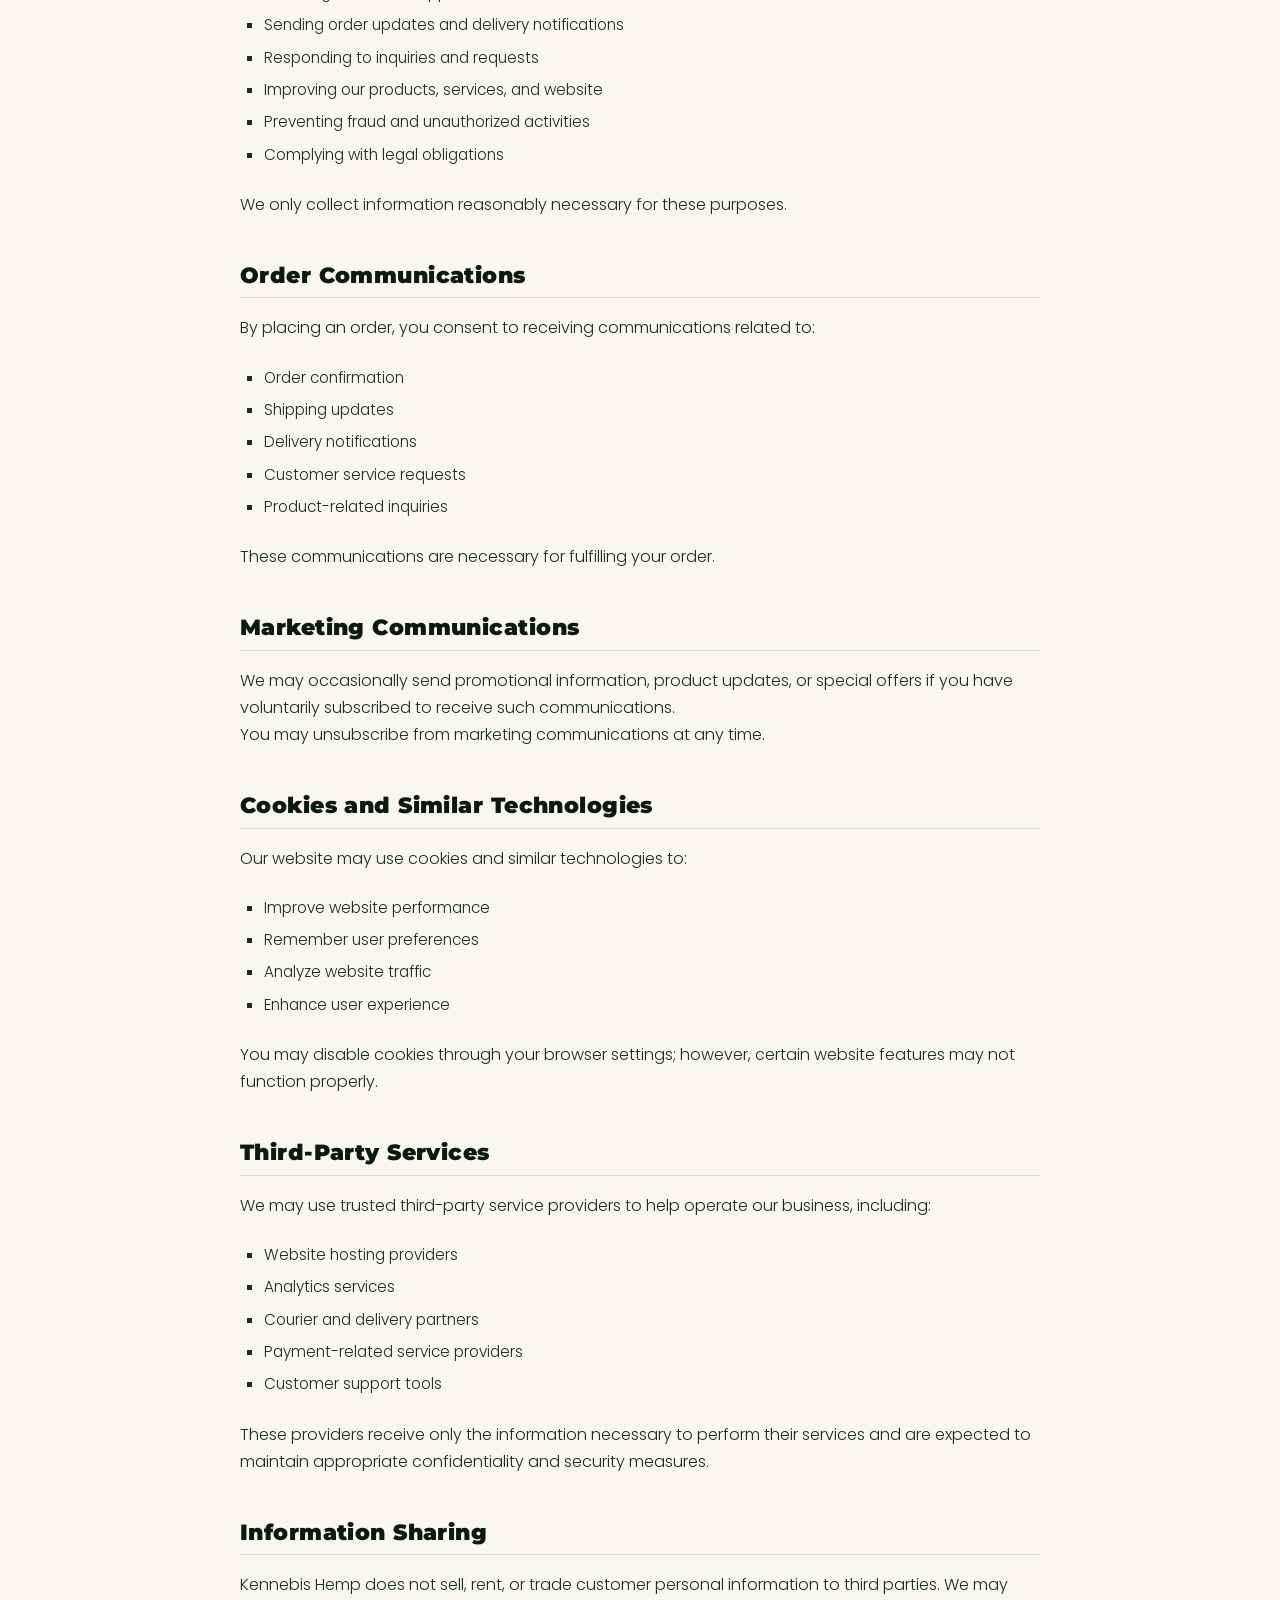
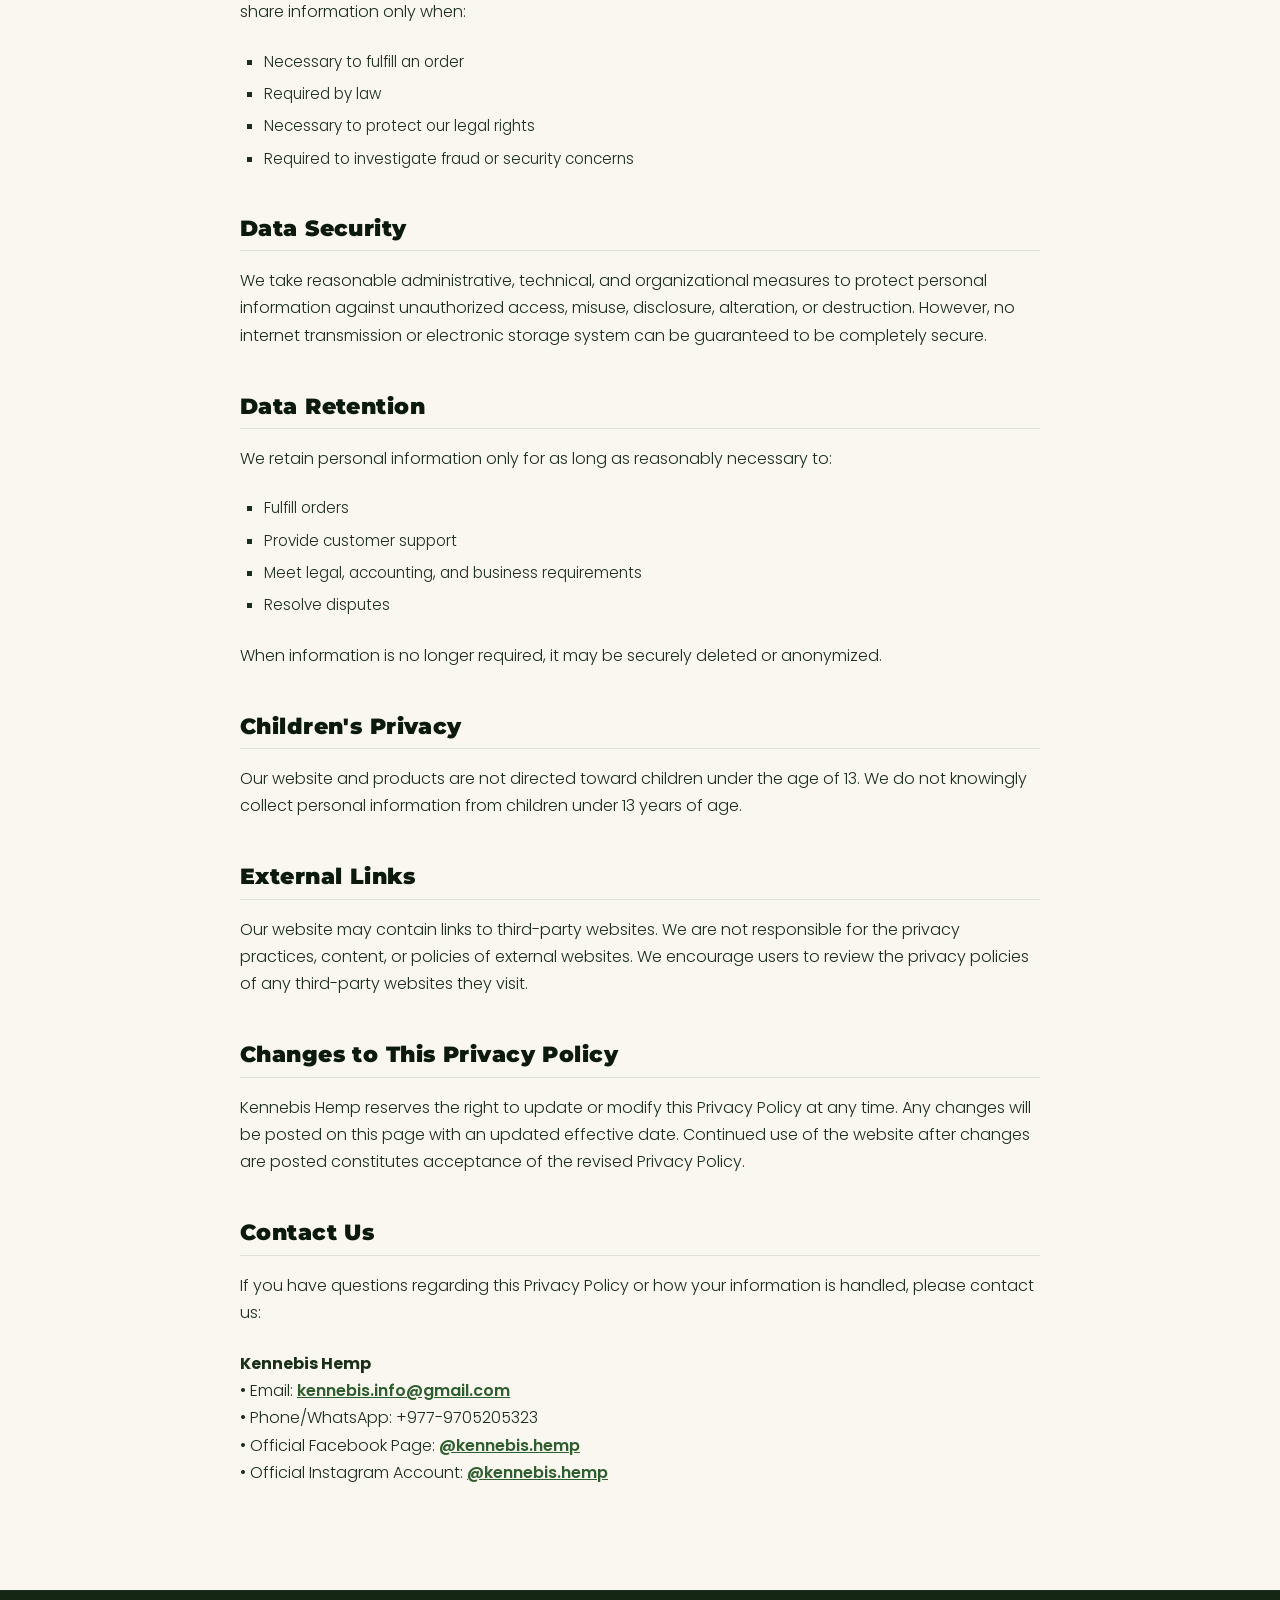
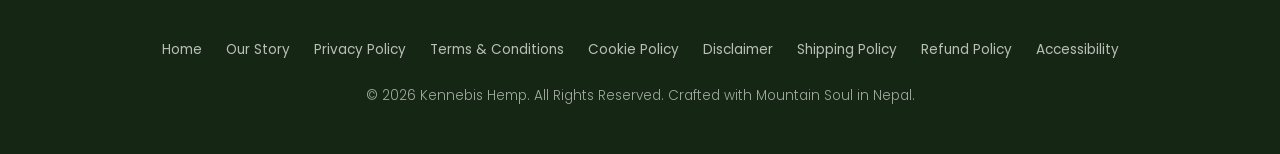
<file: privacy-policy.html>
﻿<!DOCTYPE html>
<html lang="en">
<head>
  <meta charset="UTF-8"/>
  <meta name="viewport" content="width=device-width,initial-scale=1.0"/>
  <title>Privacy Policy — Kenne's Himalayan Herbal Skincare</title>
  
  <meta name="description" content="Official Privacy Policy of Kennebis Hemp. Learn how we collect, use, and safeguard your personal information."/>
  <link rel="canonical" href="https://kennebis.hemp/privacy-policy.html"/>
  
  <!-- Fonts -->
  <link rel="preconnect" href="https://fonts.googleapis.com"/>
  <link rel="preconnect" href="https://fonts.gstatic.com" crossorigin/>
  <link href="https://fonts.googleapis.com/css2?family=Montserrat:wght@700;900&family=Poppins:wght@300;400;500;600&display=swap" rel="stylesheet"/>
  
  <style>
    *,*::before,*::after{box-sizing:border-box;margin:0;padding:0}
    :root{
      --ink:#0c1a0c;
      --forest:#152615;
      --pine:#1e3d1e;
      --fern:#2e5e2e;
      --sage:#587a50;
      --moss:#7da870;
      --mist:#b8d4b0;
      --pale:#e4f0e0;
      --cream:#f6f2e8;
      --parchment:#faf7f0;
      --gold:#b8882e;
      --text:#1a2e1a;
      --muted:#5a7054;
      --border:rgba(94,130,80,.18);
    }
    body{
      background:var(--parchment);
      color:var(--text);
      font-family:'Poppins',sans-serif;
      font-weight:300;
      line-height:1.6;
      overflow-x:hidden;
      position:relative;
    }
    
    /* Grain overlay */
    body::after{
      content:'';
      position:fixed;
      inset:0;
      background-image:url("data:image/svg+xml,%3Csvg viewBox='0 0 200 200' xmlns='http://www.w3.org/2000/svg'%3E%3Cfilter id='n'%3E%3CfeTurbulence type='fractalNoise' baseFrequency='.85' numOctaves='4' stitchTiles='stitch'/%3E%3C/filter%3E%3Crect width='100%25' height='100%25' filter='url(%23n)' opacity='.04'/%3E%3C/svg%3E");
      pointer-events:none;
      z-index:9997;
      opacity:.35;
    }

    /* Header styling */
    header{
      position:absolute;
      top:0;
      width:100%;
      height:90px;
      z-index:900;
      display:flex;
      align-items:center;
      justify-content:space-between;
      padding:0 6vw;
      border-bottom:1px solid rgba(255,255,255,.08);
      background:transparent;
    }
    .logo-main{
      font-family:'Montserrat',sans-serif;
      font-size:1.4rem;
      font-weight:900;
      letter-spacing:.04em;
      color:#fff;
    }
    .logo-main em{
      color:var(--moss);
      font-style:normal;
    }
    .btn-shop{
      background:rgba(255,255,255,.1);
      color:#fff;
      font-family:'Montserrat',sans-serif;
      font-size:0.75rem;
      font-weight:700;
      text-transform:uppercase;
      letter-spacing:0.08em;
      padding:0.6rem 1.4rem;
      border-radius:6px;
      text-decoration:none;
      transition:all 0.3s;
      border:1px solid rgba(255,255,255,.2);
      backdrop-filter:blur(4px);
    }
    .btn-shop:hover{
      background:#fff;
      color:var(--forest);
      transform:translateY(-1px);
    }

    /* Page Hero */
    .pg-hero{
      min-height:35vh;
      background:var(--forest);
      padding:8rem 6vw 4rem;
      display:flex;
      flex-direction:column;
      justify-content:center;
      align-items:center;
      text-align:center;
      position:relative;
      overflow:hidden;
    }
    .hemp-deco{
      position:absolute;
      pointer-events:none;
      z-index:0;
      opacity:.07;
      width:260px;
      top:-20px;
      right:3rem;
      transform:rotate(20deg);
    }
    .ew{
      font-family:'Montserrat',sans-serif;
      font-size:0.8rem;
      font-weight:900;
      text-transform:uppercase;
      letter-spacing:0.15em;
      color:var(--moss);
      margin-bottom:0.5rem;
    }
    h1{
      font-family:'Montserrat',sans-serif;
      font-size:clamp(2rem,4vw,3.5rem);
      font-weight:900;
      color:#fff;
      line-height:1.2;
    }
    h1 i{
      font-family:'Playfair Display', Georgia, serif;
      font-style:italic;
      font-weight:400;
      color:var(--moss);
    }

    /* Content Area */
    .content-wrap{
      padding:5rem 6vw;
      background:var(--parchment);
    }
    .content-inner{
      max-width:800px;
      margin:0 auto;
    }
    .effective-date{
      font-style:italic;
      margin-bottom:2rem;
      color:var(--muted);
    }
    .body-p{
      margin-bottom:1.5rem;
      font-size:1rem;
      color:var(--text);
      line-height:1.7;
    }
    h3{
      font-family:'Montserrat',sans-serif;
      font-size:1.35rem;
      font-weight:900;
      color:var(--ink);
      margin-top:2.5rem;
      margin-bottom:1rem;
      border-bottom:1.5px solid var(--border);
      padding-bottom:0.3rem;
      letter-spacing:0.02em;
    }
    ul{
      margin-bottom:1.5rem;
      padding-left:1.5rem;
      list-style-type:square;
    }
    li{
      margin-bottom:0.5rem;
      color:var(--text);
      font-size:0.95rem;
    }
    a{
      color:var(--fern);
      font-weight:600;
      text-decoration:underline;
    }
    a:hover{
      color:var(--pine);
    }

    /* Footer */
    footer{
      background:var(--forest);
      color:rgba(255,255,255,.6);
      padding:3rem 6vw;
      text-align:center;
      border-top:1px solid rgba(255,255,255,.05);
      font-size:0.85rem;
    }
    .footer-links{
      display:flex;
      justify-content:center;
      gap:1.5rem;
      flex-wrap:wrap;
      margin-bottom:1.5rem;
    }
    .footer-links a{
      color:rgba(255,255,255,.7);
      text-decoration:none;
      font-weight:400;
    }
    .footer-links a:hover{
      color:#fff;
    }
  </style>
</head>
<body>

  <header>
    <a href="index.html" class="logo-main"><em>kennebis</em>.hemp</a>
    <a href="index.html#shop" class="btn-shop">Back to Shop</a>
  </header>

  <div class="pg-hero">
    <svg class="hemp-deco" viewBox="0 0 120 140" fill="none"><g stroke="#7da870" stroke-width="0.7"><path d="M60 80 C60 80 60 55 60 20"/><path d="M60 80 C60 80 35 55 10 40"/><path d="M60 80 C60 80 85 55 110 40"/><path d="M60 55 C60 55 42 35 28 18"/><path d="M60 55 C60 55 78 35 92 18"/><path d="M60 40 C60 40 48 25 38 12"/><path d="M60 40 C60 40 72 25 82 12"/><path d="M60 80 L60 120"/></g></svg>
    <p class="ew">Company</p>
    <h1>Privacy <i>Policy</i></h1>
  </div>

  <div class="content-wrap">
    <div class="content-inner">
      <p class="effective-date">Effective Date: June 24, 2026</p>
      
      <p class="body-p">Kennebis Hemp ("we," "our," or "us") respects your privacy and is committed to protecting your personal information. This Privacy Policy explains how we collect, use, store, and protect information when you visit our website, place an order, or interact with us through our official communication channels.</p>
      
      <p class="body-p">By using our website, you agree to the practices described in this Privacy Policy.</p>
      
      <h3>Information We Collect</h3>
      <p class="body-p">We may collect the following information when you use our website or place an order:</p>
      
      <p class="body-p"><strong>Personal Information:</strong></p>
      <ul>
        <li>Full name</li>
        <li>Shipping address</li>
        <li>Billing address (if applicable)</li>
        <li>Phone number</li>
        <li>Email address</li>
        <li>Order details</li>
        <li>Communication history with our support team</li>
      </ul>
      
      <p class="body-p"><strong>Technical Information:</strong><br/>When you visit our website, certain information may be collected automatically, including:</p>
      <ul>
        <li>IP address</li>
        <li>Browser type</li>
        <li>Device type</li>
        <li>Operating system</li>
        <li>Pages viewed</li>
        <li>Website usage statistics</li>
      </ul>
      <p class="body-p">This information helps us improve website functionality and user experience.</p>
      
      <h3>How We Use Your Information</h3>
      <p class="body-p">We use your information for the following purposes:</p>
      <ul>
        <li>Processing and fulfilling orders</li>
        <li>Delivering products</li>
        <li>Providing customer support</li>
        <li>Sending order updates and delivery notifications</li>
        <li>Responding to inquiries and requests</li>
        <li>Improving our products, services, and website</li>
        <li>Preventing fraud and unauthorized activities</li>
        <li>Complying with legal obligations</li>
      </ul>
      <p class="body-p">We only collect information reasonably necessary for these purposes.</p>
      
      <h3>Order Communications</h3>
      <p class="body-p">By placing an order, you consent to receiving communications related to:</p>
      <ul>
        <li>Order confirmation</li>
        <li>Shipping updates</li>
        <li>Delivery notifications</li>
        <li>Customer service requests</li>
        <li>Product-related inquiries</li>
      </ul>
      <p class="body-p">These communications are necessary for fulfilling your order.</p>
      
      <h3>Marketing Communications</h3>
      <p class="body-p">We may occasionally send promotional information, product updates, or special offers if you have voluntarily subscribed to receive such communications.<br/>You may unsubscribe from marketing communications at any time.</p>
      
      <h3>Cookies and Similar Technologies</h3>
      <p class="body-p">Our website may use cookies and similar technologies to:</p>
      <ul>
        <li>Improve website performance</li>
        <li>Remember user preferences</li>
        <li>Analyze website traffic</li>
        <li>Enhance user experience</li>
      </ul>
      <p class="body-p">You may disable cookies through your browser settings; however, certain website features may not function properly.</p>
      
      <h3>Third-Party Services</h3>
      <p class="body-p">We may use trusted third-party service providers to help operate our business, including:</p>
      <ul>
        <li>Website hosting providers</li>
        <li>Analytics services</li>
        <li>Courier and delivery partners</li>
        <li>Payment-related service providers</li>
        <li>Customer support tools</li>
      </ul>
      <p class="body-p">These providers receive only the information necessary to perform their services and are expected to maintain appropriate confidentiality and security measures.</p>
      
      <h3>Information Sharing</h3>
      <p class="body-p">Kennebis Hemp does not sell, rent, or trade customer personal information to third parties. We may share information only when:</p>
      <ul>
        <li>Necessary to fulfill an order</li>
        <li>Required by law</li>
        <li>Necessary to protect our legal rights</li>
        <li>Required to investigate fraud or security concerns</li>
      </ul>
      
      <h3>Data Security</h3>
      <p class="body-p">We take reasonable administrative, technical, and organizational measures to protect personal information against unauthorized access, misuse, disclosure, alteration, or destruction. However, no internet transmission or electronic storage system can be guaranteed to be completely secure.</p>
      
      <h3>Data Retention</h3>
      <p class="body-p">We retain personal information only for as long as reasonably necessary to:</p>
      <ul>
        <li>Fulfill orders</li>
        <li>Provide customer support</li>
        <li>Meet legal, accounting, and business requirements</li>
        <li>Resolve disputes</li>
      </ul>
      <p class="body-p">When information is no longer required, it may be securely deleted or anonymized.</p>
      
      <h3>Children's Privacy</h3>
      <p class="body-p">Our website and products are not directed toward children under the age of 13. We do not knowingly collect personal information from children under 13 years of age.</p>
      
      <h3>External Links</h3>
      <p class="body-p">Our website may contain links to third-party websites. We are not responsible for the privacy practices, content, or policies of external websites. We encourage users to review the privacy policies of any third-party websites they visit.</p>
      
      <h3>Changes to This Privacy Policy</h3>
      <p class="body-p">Kennebis Hemp reserves the right to update or modify this Privacy Policy at any time. Any changes will be posted on this page with an updated effective date. Continued use of the website after changes are posted constitutes acceptance of the revised Privacy Policy.</p>
      
      <h3>Contact Us</h3>
      <p class="body-p">If you have questions regarding this Privacy Policy or how your information is handled, please contact us:</p>
      <p class="body-p">
        <strong>Kennebis Hemp</strong><br/>
        • Email: <a href="mailto:kennebis.info@gmail.com?subject=Privacy%20Policy%20Inquiry%20-%20Kennebis%20Hemp">kennebis.info@gmail.com</a><br/>
        • Phone/WhatsApp: +977-9705205323<br/>
        • Official Facebook Page: <a href="https://facebook.com/kennebis.hemp" target="_blank" rel="noopener">@kennebis.hemp</a><br/>
        • Official Instagram Account: <a href="https://instagram.com/kennebis.hemp" target="_blank" rel="noopener">@kennebis.hemp</a>
      </p>
    </div>
  </div>

  <footer>
    <div class="footer-links">
      <a href="index.html">Home</a>
      <a href="index.html#about">Our Story</a>
      <a href="index.html#privacy">Privacy Policy</a>
      <a href="index.html#terms">Terms & Conditions</a>
      <a href="cookie-policy.html">Cookie Policy</a>
      <a href="disclaimer.html">Disclaimer</a>
      <a href="index.html#shipping">Shipping Policy</a>
      <a href="index.html#returns">Refund Policy</a>
      <a href="accessibility.html">Accessibility</a>
    </div>
    <p>&copy; 2026 Kennebis Hemp. All Rights Reserved. Crafted with Mountain Soul in Nepal.</p>
  </footer>

</body>
</html>
</file>
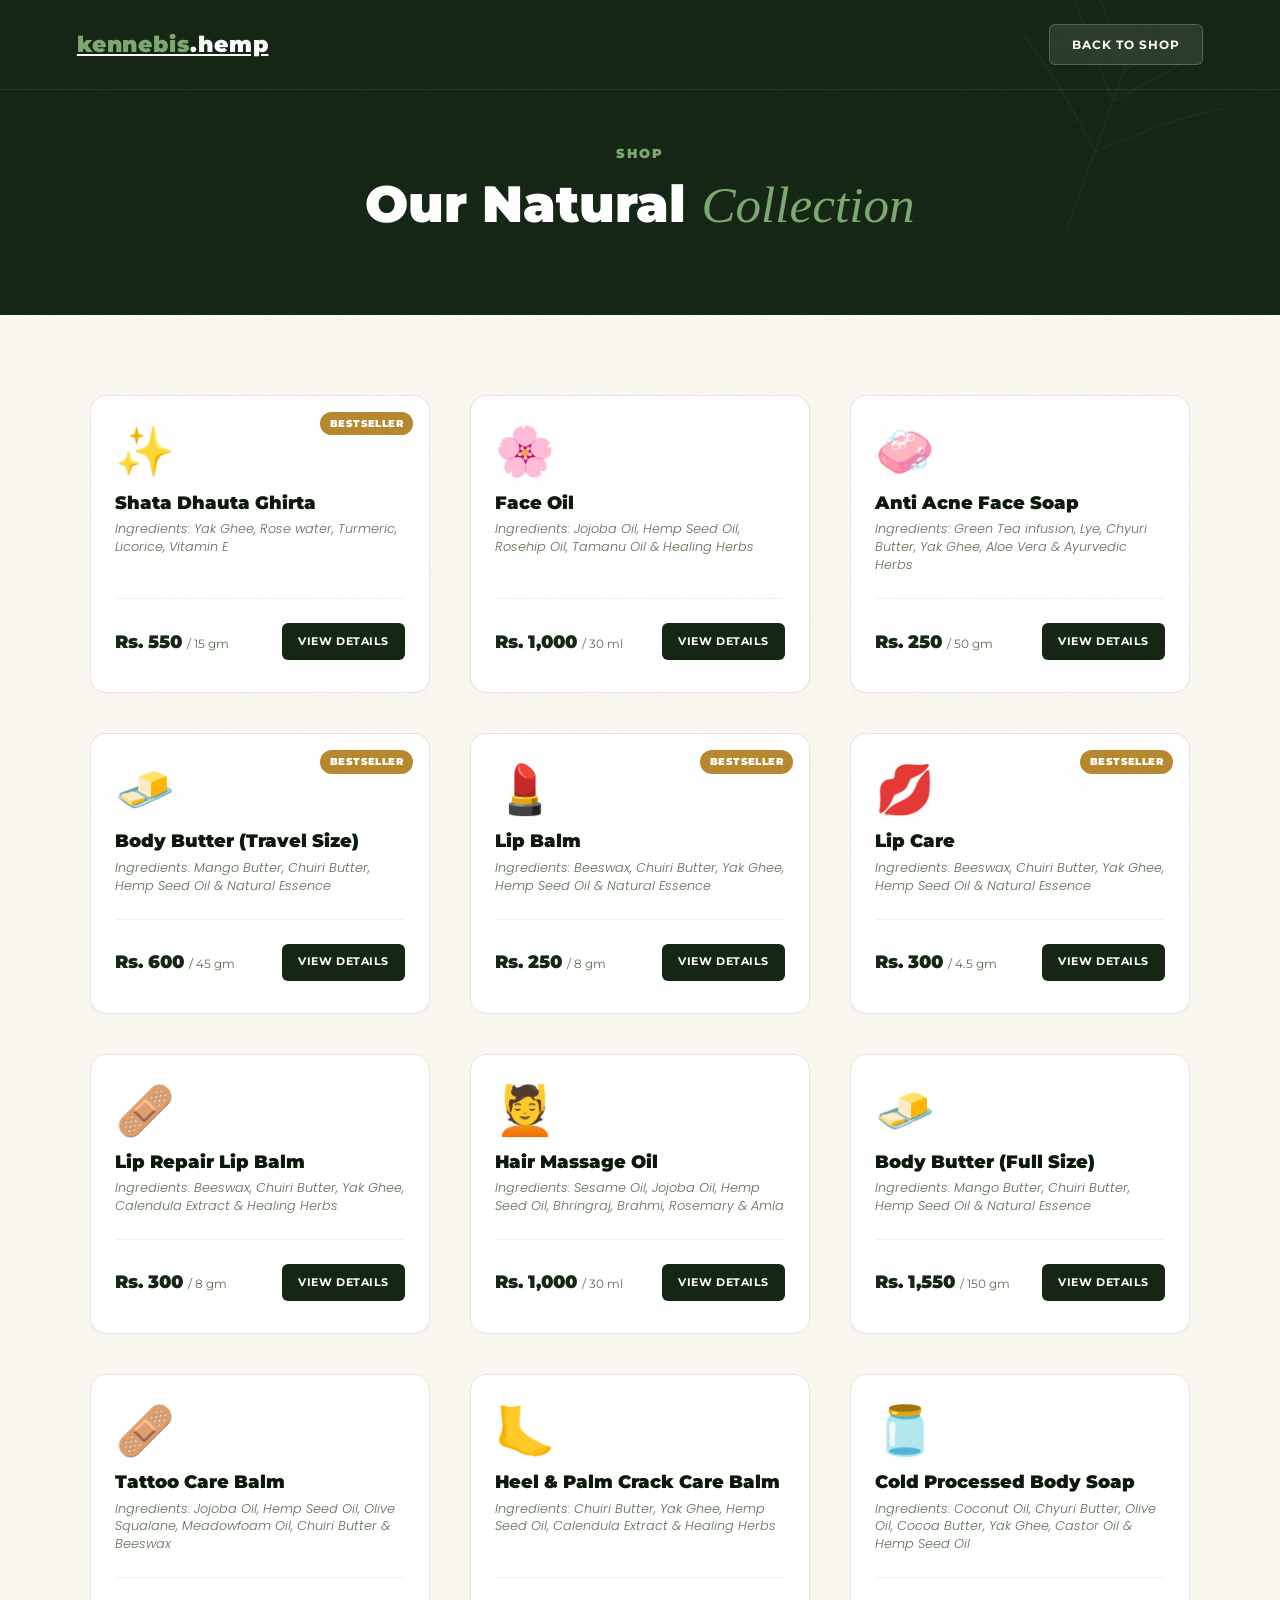
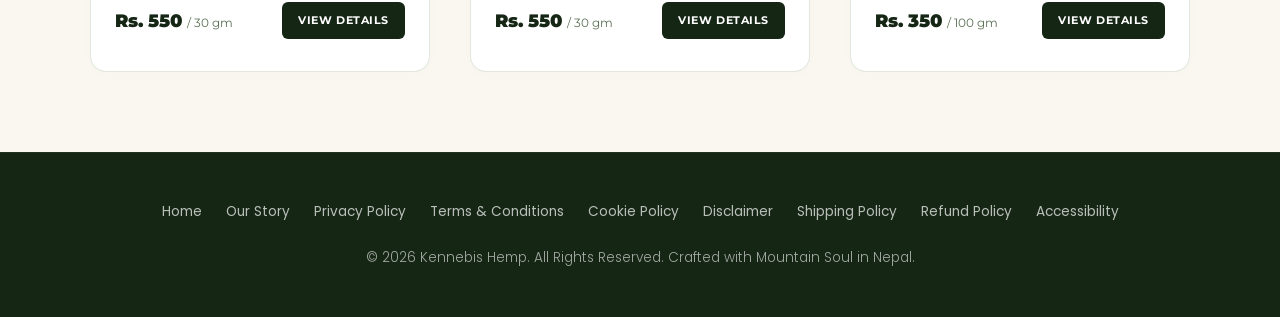
<file: products.html>
﻿<!DOCTYPE html>
<html lang="en">
<head>
  <meta charset="UTF-8"/>
  <meta name="viewport" content="width=device-width,initial-scale=1.0"/>
  <title>Our Products — Kenne's Himalayan Herbal Skincare</title>
  
  <meta name="description" content="Browse our natural collection of Himalayan herbal skincare. Lip balms, Shata Dhauta Ghrita, face oil, and body butter made with high-altitude ingredients."/>
  <link rel="canonical" href="https://kennebis.hemp/products.html"/>
  
  <!-- Fonts -->
  <link rel="preconnect" href="https://fonts.googleapis.com"/>
  <link rel="preconnect" href="https://fonts.gstatic.com" crossorigin/>
  <link href="https://fonts.googleapis.com/css2?family=Montserrat:wght@700;900&family=Poppins:wght@300;400;500;600&display=swap" rel="stylesheet"/>
  
  <style>
    *,*::before,*::after{box-sizing:border-box;margin:0;padding:0}
    :root{
      --ink:#0c1a0c;
      --forest:#152615;
      --pine:#1e3d1e;
      --fern:#2e5e2e;
      --sage:#587a50;
      --moss:#7da870;
      --mist:#b8d4b0;
      --pale:#e4f0e0;
      --cream:#f6f2e8;
      --parchment:#faf7f0;
      --gold:#b8882e;
      --text:#1a2e1a;
      --muted:#5a7054;
      --border:rgba(94,130,80,.18);
    }
    body{
      background:var(--parchment);
      color:var(--text);
      font-family:'Poppins',sans-serif;
      font-weight:300;
      line-height:1.6;
      overflow-x:hidden;
      position:relative;
    }
    
    /* Grain overlay */
    body::after{
      content:'';
      position:fixed;
      inset:0;
      background-image:url("data:image/svg+xml,%3Csvg viewBox='0 0 200 200' xmlns='http://www.w3.org/2000/svg'%3E%3Cfilter id='n'%3E%3CfeTurbulence type='fractalNoise' baseFrequency='.85' numOctaves='4' stitchTiles='stitch'/%3E%3C/filter%3E%3Crect width='100%25' height='100%25' filter='url(%23n)' opacity='.04'/%3E%3C/svg%3E");
      pointer-events:none;
      z-index:9997;
      opacity:.35;
    }

    /* Header styling */
    header{
      position:absolute;
      top:0;
      width:100%;
      height:90px;
      z-index:900;
      display:flex;
      align-items:center;
      justify-content:space-between;
      padding:0 6vw;
      border-bottom:1px solid rgba(255,255,255,.08);
      background:transparent;
    }
    .logo-main{
      font-family:'Montserrat',sans-serif;
      font-size:1.4rem;
      font-weight:900;
      letter-spacing:.04em;
      color:#fff;
    }
    .logo-main em{
      color:var(--moss);
      font-style:normal;
    }
    .btn-shop{
      background:rgba(255,255,255,.1);
      color:#fff;
      font-family:'Montserrat',sans-serif;
      font-size:0.75rem;
      font-weight:700;
      text-transform:uppercase;
      letter-spacing:0.08em;
      padding:0.6rem 1.4rem;
      border-radius:6px;
      text-decoration:none;
      transition:all 0.3s;
      border:1px solid rgba(255,255,255,.2);
      backdrop-filter:blur(4px);
    }
    .btn-shop:hover{
      background:#fff;
      color:var(--forest);
      transform:translateY(-1px);
    }

    /* Page Hero */
    .pg-hero{
      min-height:35vh;
      background:var(--forest);
      padding:8rem 6vw 4rem;
      display:flex;
      flex-direction:column;
      justify-content:center;
      align-items:center;
      text-align:center;
      position:relative;
      overflow:hidden;
    }
    .hemp-deco{
      position:absolute;
      pointer-events:none;
      z-index:0;
      opacity:.07;
      width:260px;
      top:-20px;
      right:3rem;
      transform:rotate(20deg);
    }
    .ew{
      font-family:'Montserrat',sans-serif;
      font-size:0.8rem;
      font-weight:900;
      text-transform:uppercase;
      letter-spacing:0.15em;
      color:var(--moss);
      margin-bottom:0.5rem;
    }
    h1{
      font-family:'Montserrat',sans-serif;
      font-size:clamp(2rem,4vw,3.5rem);
      font-weight:900;
      color:#fff;
      line-height:1.2;
    }
    h1 i{
      font-family:'Playfair Display', Georgia, serif;
      font-style:italic;
      font-weight:400;
      color:var(--moss);
    }

    /* Content Area */
    .content-wrap{
      padding:5rem 6vw;
      background:var(--parchment);
    }
    .content-inner{
      max-width:1100px;
      margin:0 auto;
    }
    .products-grid{
      display:grid;
      grid-template-columns:repeat(auto-fill, minmax(280px, 1fr));
      gap:2.5rem;
    }
    .product-card{
      background:#fff;
      border:1.5px solid var(--border);
      border-radius:16px;
      padding:2rem 1.5rem;
      display:flex;
      flex-direction:column;
      justify-content:space-between;
      transition:transform 0.3s, box-shadow 0.3s;
      box-shadow:0 4px 20px rgba(12,26,12,0.01);
      position:relative;
    }
    .product-card:hover{
      transform:translateY(-3px);
      box-shadow:0 12px 30px rgba(12,26,12,0.04);
    }
    .badge{
      position:absolute;
      top:1rem;
      right:1rem;
      background:var(--gold);
      color:#fff;
      font-family:'Montserrat',sans-serif;
      font-size:0.6rem;
      font-weight:900;
      padding:0.25rem 0.6rem;
      border-radius:20px;
      text-transform:uppercase;
      letter-spacing:0.05em;
    }
    .prod-emoji{
      font-size:3rem;
      margin-bottom:1rem;
      line-height:1;
    }
    .prod-title{
      font-family:'Montserrat',sans-serif;
      font-size:1.15rem;
      font-weight:900;
      color:var(--ink);
      margin-bottom:0.4rem;
      line-height:1.2;
    }
    .prod-ingredients{
      font-size:0.8rem;
      color:var(--muted);
      margin-bottom:1.5rem;
      font-style:italic;
      line-height:1.4;
    }
    .price-row{
      display:flex;
      justify-content:space-between;
      align-items:center;
      margin-top:auto;
      padding-top:1.5rem;
      border-top:1px solid rgba(94,130,80,0.1);
    }
    .price{
      font-family:'Montserrat',sans-serif;
      font-size:1.1rem;
      font-weight:900;
      color:var(--forest);
    }
    .btn-view{
      background:var(--forest);
      color:#fff;
      font-family:'Montserrat',sans-serif;
      font-size:0.7rem;
      font-weight:700;
      text-transform:uppercase;
      letter-spacing:0.05em;
      padding:0.6rem 1rem;
      border-radius:6px;
      text-decoration:none;
      transition:all 0.3s;
    }
    .btn-view:hover{
      background:var(--fern);
    }

    /* Footer */
    footer{
      background:var(--forest);
      color:rgba(255,255,255,.6);
      padding:3rem 6vw;
      text-align:center;
      border-top:1px solid rgba(255,255,255,.05);
      font-size:0.85rem;
    }
    .footer-links{
      display:flex;
      justify-content:center;
      gap:1.5rem;
      flex-wrap:wrap;
      margin-bottom:1.5rem;
    }
    .footer-links a{
      color:rgba(255,255,255,.7);
      text-decoration:none;
      font-weight:400;
    }
    .footer-links a:hover{
      color:#fff;
    }
  </style>
</head>
<body>

  <header>
    <a href="index.html" class="logo-main"><em>kennebis</em>.hemp</a>
    <a href="index.html#shop" class="btn-shop">Back to Shop</a>
  </header>

  <div class="pg-hero">
    <svg class="hemp-deco" viewBox="0 0 120 140" fill="none"><g stroke="#7da870" stroke-width="0.7"><path d="M60 80 C60 80 60 55 60 20"/><path d="M60 80 C60 80 35 55 10 40"/><path d="M60 80 C60 80 85 55 110 40"/><path d="M60 55 C60 55 42 35 28 18"/><path d="M60 55 C60 55 78 35 92 18"/><path d="M60 40 C60 40 48 25 38 12"/><path d="M60 40 C60 40 72 25 82 12"/><path d="M60 80 L60 120"/></g></svg>
    <p class="ew">Shop</p>
    <h1>Our Natural <i>Collection</i></h1>
  </div>

  <div class="content-wrap">
    <div class="content-inner">
      
      <div class="products-grid">
        
        <!-- Product 1 -->
        <div class="product-card">
          <span class="badge">Bestseller</span>
          <div class="prod-emoji">✨</div>
          <div>
            <h4 class="prod-title">Shata Dhauta Ghirta</h4>
            <p class="prod-ingredients">Ingredients: Yak Ghee, Rose water, Turmeric, Licorice, Vitamin E</p>
          </div>
          <div class="price-row">
            <span class="price">Rs. 550 <span style="font-size:0.75rem;font-weight:400;color:var(--muted)">/ 15 gm</span></span>
            <a href="/#product/shata-dhauta-ghirta-1" class="btn-view">View Details</a>
          </div>
        </div>

        <!-- Product 2 -->
        <div class="product-card">
          <div class="prod-emoji">🌸</div>
          <div>
            <h4 class="prod-title">Face Oil</h4>
            <p class="prod-ingredients">Ingredients: Jojoba Oil, Hemp Seed Oil, Rosehip Oil, Tamanu Oil &amp; Healing Herbs</p>
          </div>
          <div class="price-row">
            <span class="price">Rs. 1,000 <span style="font-size:0.75rem;font-weight:400;color:var(--muted)">/ 30 ml</span></span>
            <a href="/#product/face-oil-30-ml-2" class="btn-view">View Details</a>
          </div>
        </div>

        <!-- Product 3 -->
        <div class="product-card">
          <div class="prod-emoji">🧼</div>
          <div>
            <h4 class="prod-title">Anti Acne Face Soap</h4>
            <p class="prod-ingredients">Ingredients: Green Tea infusion, Lye, Chyuri Butter, Yak Ghee, Aloe Vera &amp; Ayurvedic Herbs</p>
          </div>
          <div class="price-row">
            <span class="price">Rs. 250 <span style="font-size:0.75rem;font-weight:400;color:var(--muted)">/ 50 gm</span></span>
            <a href="/#product/anti-acne-face-soap-50-gms-18" class="btn-view">View Details</a>
          </div>
        </div>

        <!-- Product 4 -->
        <div class="product-card">
          <span class="badge">Bestseller</span>
          <div class="prod-emoji">🧈</div>
          <div>
            <h4 class="prod-title">Body Butter (Travel Size)</h4>
            <p class="prod-ingredients">Ingredients: Mango Butter, Chuiri Butter, Hemp Seed Oil &amp; Natural Essence</p>
          </div>
          <div class="price-row">
            <span class="price">Rs. 600 <span style="font-size:0.75rem;font-weight:400;color:var(--muted)">/ 45 gm</span></span>
            <a href="/#product/body-butter-45-gms-12" class="btn-view">View Details</a>
          </div>
        </div>

        <!-- Product 5 -->
        <div class="product-card">
          <span class="badge">Bestseller</span>
          <div class="prod-emoji">💄</div>
          <div>
            <h4 class="prod-title">Lip Balm</h4>
            <p class="prod-ingredients">Ingredients: Beeswax, Chuiri Butter, Yak Ghee, Hemp Seed Oil &amp; Natural Essence</p>
          </div>
          <div class="price-row">
            <span class="price">Rs. 250 <span style="font-size:0.75rem;font-weight:400;color:var(--muted)">/ 8 gm</span></span>
            <a href="/#product/lip-balm-8-gms-5" class="btn-view">View Details</a>
          </div>
        </div>

        <!-- Product 6 -->
        <div class="product-card">
          <span class="badge">Bestseller</span>
          <div class="prod-emoji">💋</div>
          <div>
            <h4 class="prod-title">Lip Care</h4>
            <p class="prod-ingredients">Ingredients: Beeswax, Chuiri Butter, Yak Ghee, Hemp Seed Oil &amp; Natural Essence</p>
          </div>
          <div class="price-row">
            <span class="price">Rs. 300 <span style="font-size:0.75rem;font-weight:400;color:var(--muted)">/ 4.5 gm</span></span>
            <a href="/#product/lip-care-4-5-gms-4" class="btn-view">View Details</a>
          </div>
        </div>

        <!-- Product 7 -->
        <div class="product-card">
          <div class="prod-emoji">🩹</div>
          <div>
            <h4 class="prod-title">Lip Repair Lip Balm</h4>
            <p class="prod-ingredients">Ingredients: Beeswax, Chuiri Butter, Yak Ghee, Calendula Extract &amp; Healing Herbs</p>
          </div>
          <div class="price-row">
            <span class="price">Rs. 300 <span style="font-size:0.75rem;font-weight:400;color:var(--muted)">/ 8 gm</span></span>
            <a href="/#product/lip-repair-lip-balm-8-gms-7" class="btn-view">View Details</a>
          </div>
        </div>

        <!-- Product 8 -->
        <div class="product-card">
          <div class="prod-emoji">💆</div>
          <div>
            <h4 class="prod-title">Hair Massage Oil</h4>
            <p class="prod-ingredients">Ingredients: Sesame Oil, Jojoba Oil, Hemp Seed Oil, Bhringraj, Brahmi, Rosemary &amp; Amla</p>
          </div>
          <div class="price-row">
            <span class="price">Rs. 1,000 <span style="font-size:0.75rem;font-weight:400;color:var(--muted)">/ 30 ml</span></span>
            <a href="/#product/herb-infused-hair-massage-oil-30-ml-8" class="btn-view">View Details</a>
          </div>
        </div>

        <!-- Product 9 -->
        <div class="product-card">
          <div class="prod-emoji">🧈</div>
          <div>
            <h4 class="prod-title">Body Butter (Full Size)</h4>
            <p class="prod-ingredients">Ingredients: Mango Butter, Chuiri Butter, Hemp Seed Oil &amp; Natural Essence</p>
          </div>
          <div class="price-row">
            <span class="price">Rs. 1,550 <span style="font-size:0.75rem;font-weight:400;color:var(--muted)">/ 150 gm</span></span>
            <a href="/#product/body-butter-150-gms-13" class="btn-view">View Details</a>
          </div>
        </div>

        <!-- Product 10 -->
        <div class="product-card">
          <div class="prod-emoji">🩹</div>
          <div>
            <h4 class="prod-title">Tattoo Care Balm</h4>
            <p class="prod-ingredients">Ingredients: Jojoba Oil, Hemp Seed Oil, Olive Squalane, Meadowfoam Oil, Chuiri Butter &amp; Beeswax</p>
          </div>
          <div class="price-row">
            <span class="price">Rs. 550 <span style="font-size:0.75rem;font-weight:400;color:var(--muted)">/ 30 gm</span></span>
            <a href="/#product/tattoo-care-balm-30-gms-15" class="btn-view">View Details</a>
          </div>
        </div>

        <!-- Product 11 -->
        <div class="product-card">
          <div class="prod-emoji">🦶</div>
          <div>
            <h4 class="prod-title">Heel &amp; Palm Crack Care Balm</h4>
            <p class="prod-ingredients">Ingredients: Chuiri Butter, Yak Ghee, Hemp Seed Oil, Calendula Extract &amp; Healing Herbs</p>
          </div>
          <div class="price-row">
            <span class="price">Rs. 550 <span style="font-size:0.75rem;font-weight:400;color:var(--muted)">/ 30 gm</span></span>
            <a href="/#product/heel-palm-crack-care-balm-30-gms-14" class="btn-view">View Details</a>
          </div>
        </div>

        <!-- Product 12 -->
        <div class="product-card">
          <div class="prod-emoji">🫙</div>
          <div>
            <h4 class="prod-title">Cold Processed Body Soap</h4>
            <p class="prod-ingredients">Ingredients: Coconut Oil, Chyuri Butter, Olive Oil, Cocoa Butter, Yak Ghee, Castor Oil &amp; Hemp Seed Oil</p>
          </div>
          <div class="price-row">
            <span class="price">Rs. 350 <span style="font-size:0.75rem;font-weight:400;color:var(--muted)">/ 100 gm</span></span>
            <a href="/#product/cold-processed-body-soap-100-gms-16" class="btn-view">View Details</a>
          </div>
        </div>

      </div>

    </div>
  </div>

  <footer>
    <div class="footer-links">
      <a href="index.html">Home</a>
      <a href="index.html#about">Our Story</a>
      <a href="index.html#privacy">Privacy Policy</a>
      <a href="index.html#terms">Terms & Conditions</a>
      <a href="cookie-policy.html">Cookie Policy</a>
      <a href="disclaimer.html">Disclaimer</a>
      <a href="index.html#shipping">Shipping Policy</a>
      <a href="index.html#returns">Refund Policy</a>
      <a href="accessibility.html">Accessibility</a>
    </div>
    <p>&copy; 2026 Kennebis Hemp. All Rights Reserved. Crafted with Mountain Soul in Nepal.</p>
  </footer>

</body>
</html>
</file>
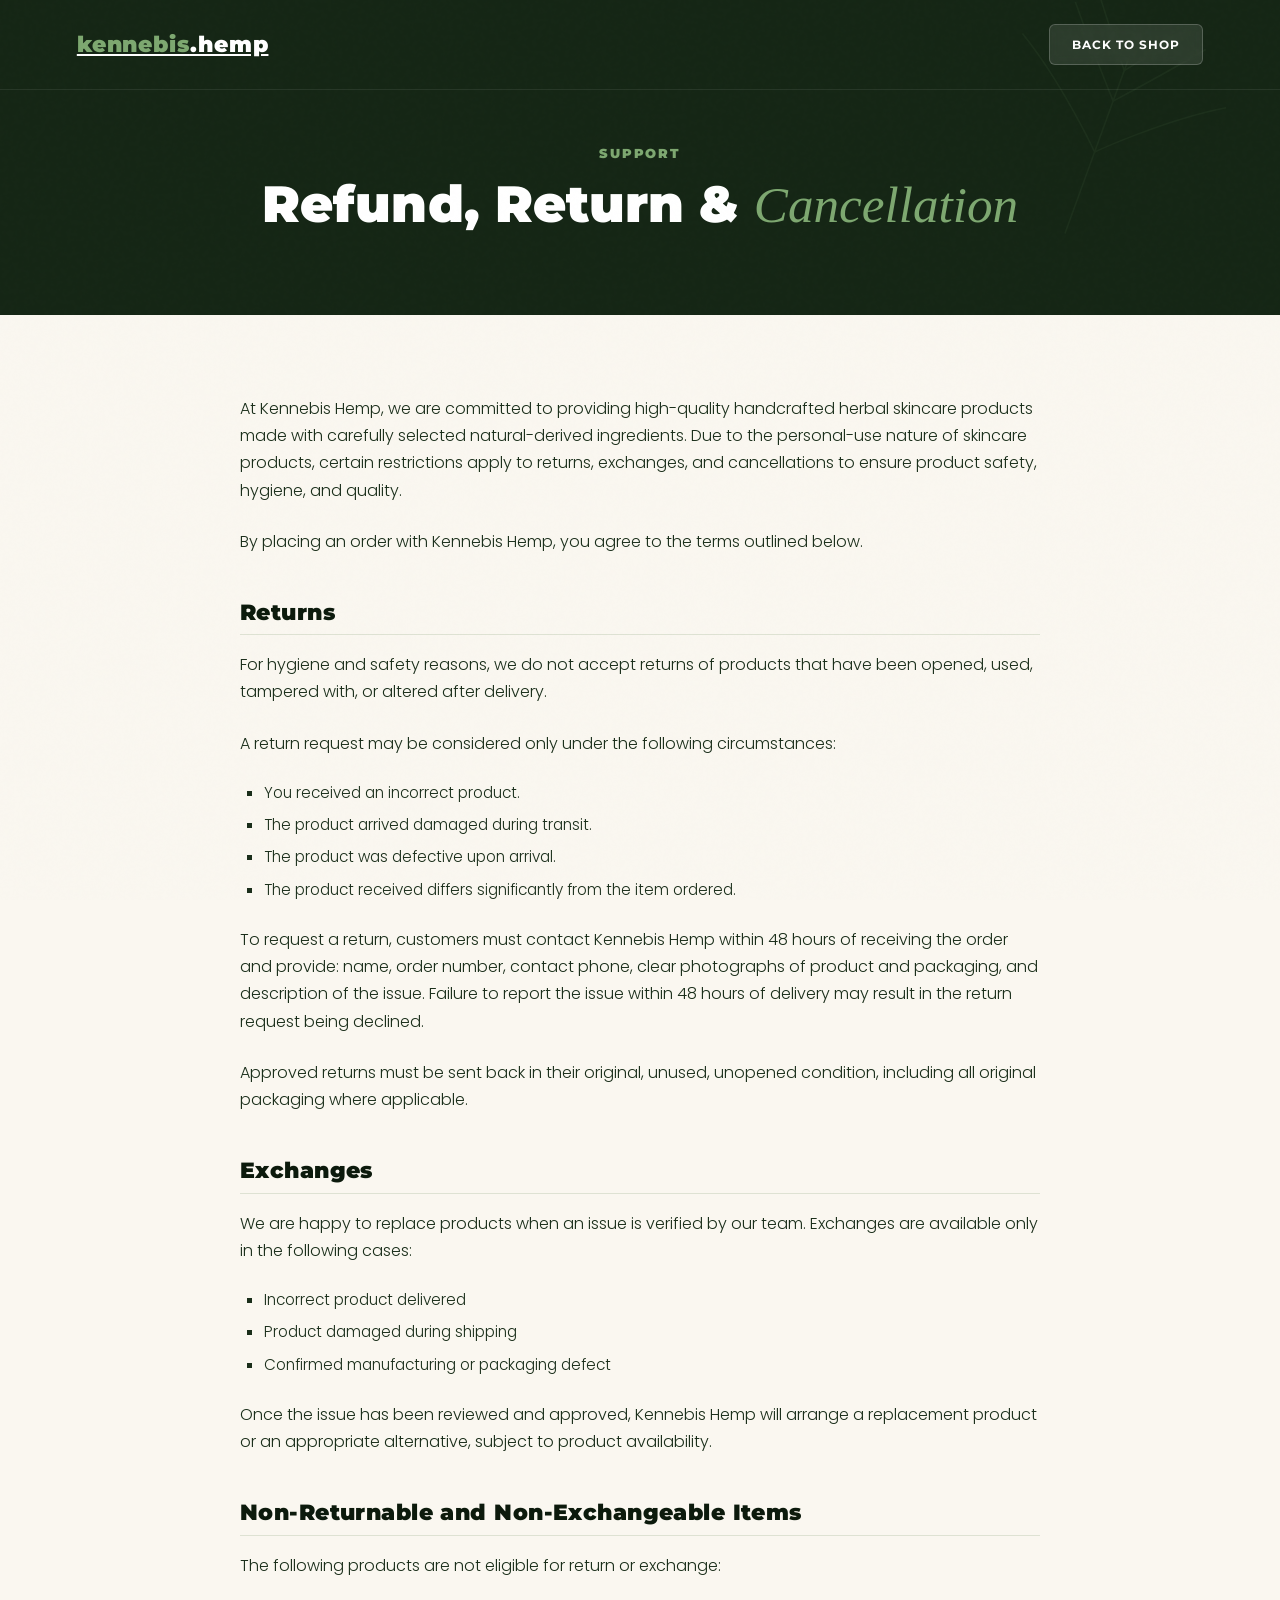
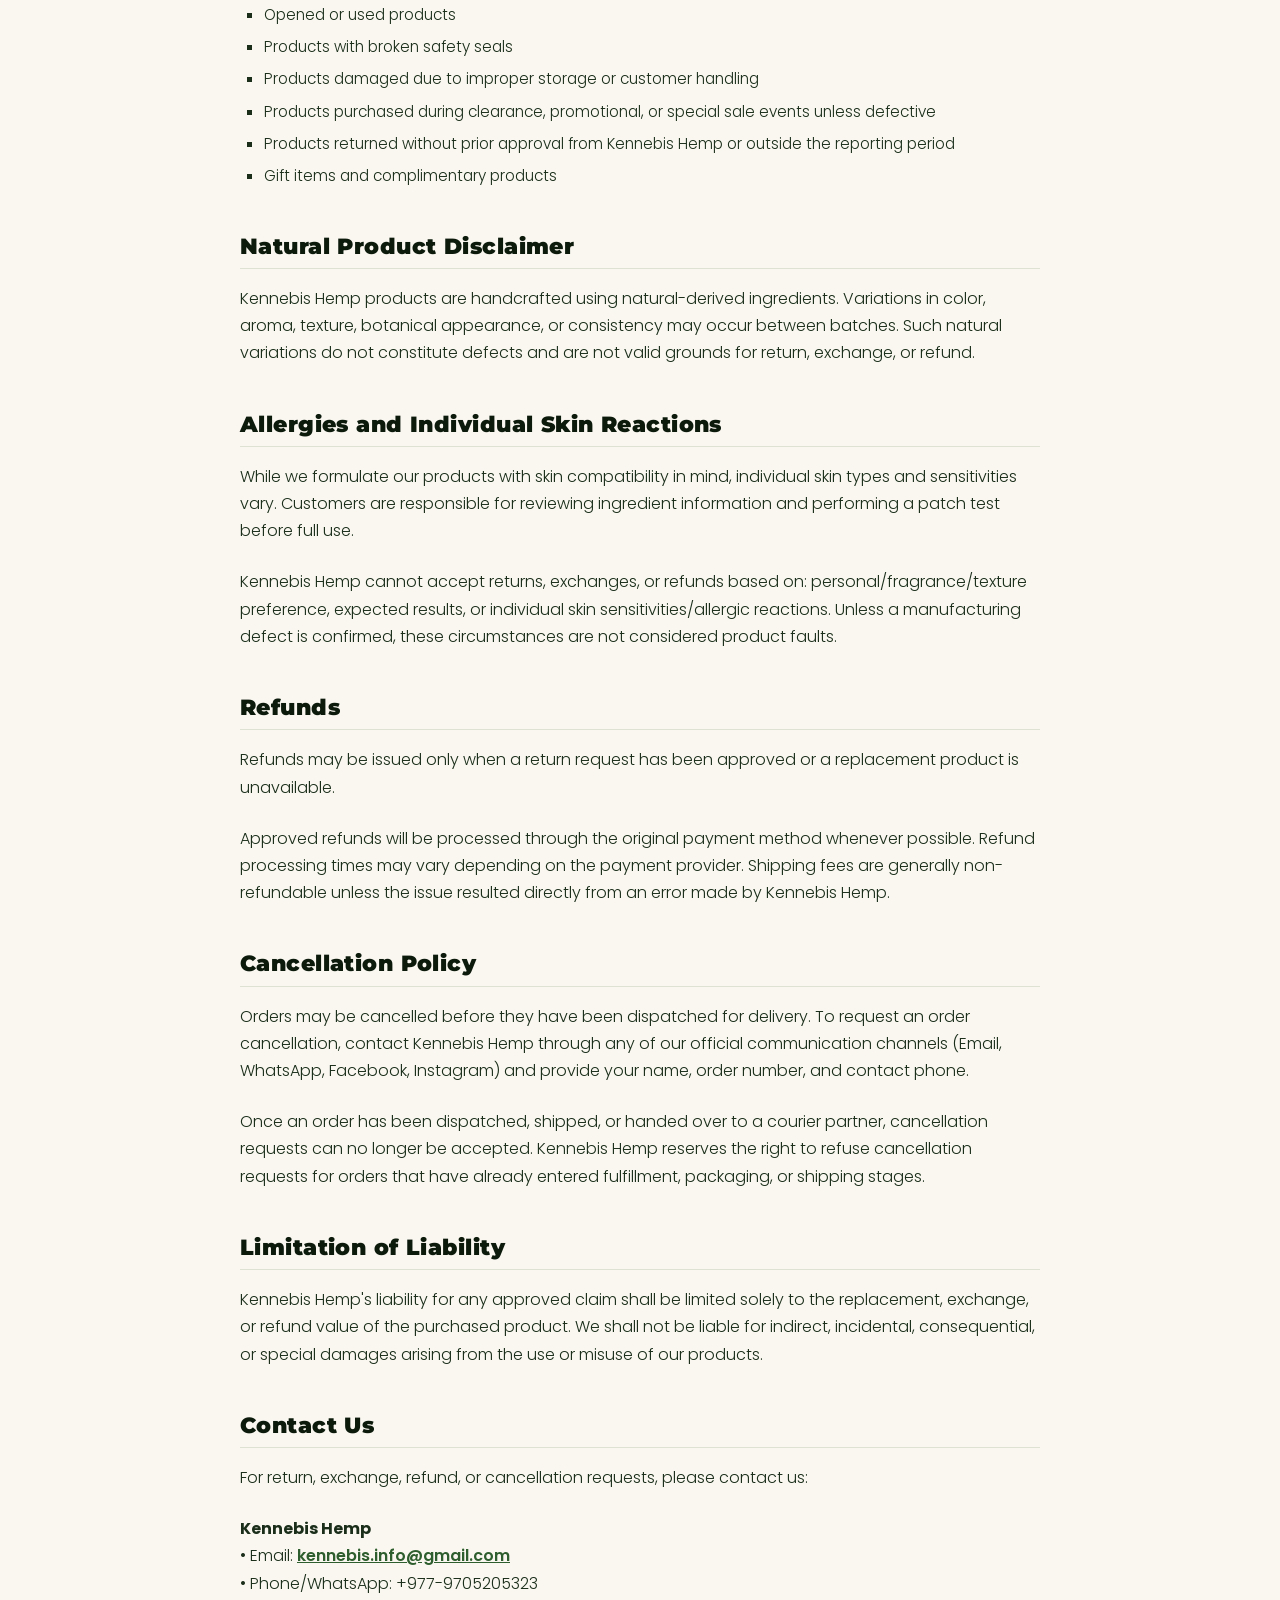
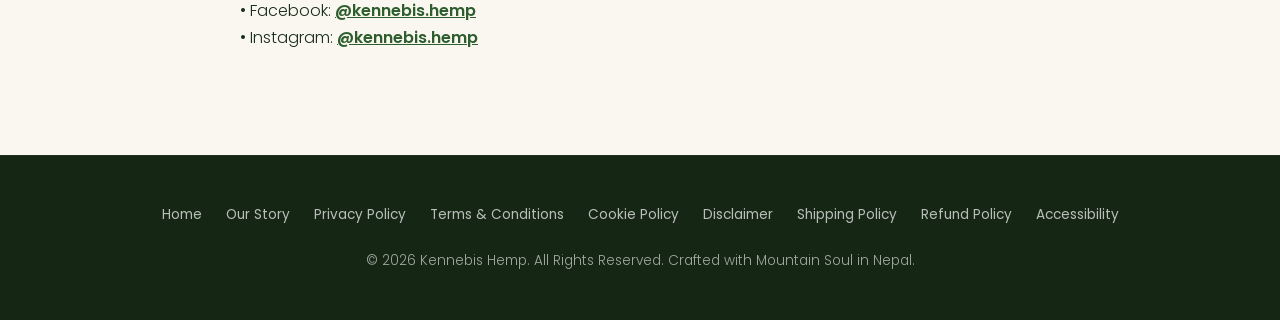
<file: refund-policy.html>
﻿<!DOCTYPE html>
<html lang="en">
<head>
  <meta charset="UTF-8"/>
  <meta name="viewport" content="width=device-width,initial-scale=1.0"/>
  <title>Refund, Return &amp; Exchange Policy — Kenne's Himalayan Herbal Skincare</title>
  
  <meta name="description" content="Official Return, Exchange, and Cancellation Policy of Kennebis Hemp. Learn about eligibility, non-returnable items, and refund processing."/>
  <link rel="canonical" href="https://kennebis.hemp/refund-policy.html"/>
  
  <!-- Fonts -->
  <link rel="preconnect" href="https://fonts.googleapis.com"/>
  <link rel="preconnect" href="https://fonts.gstatic.com" crossorigin/>
  <link href="https://fonts.googleapis.com/css2?family=Montserrat:wght@700;900&family=Poppins:wght@300;400;500;600&display=swap" rel="stylesheet"/>
  
  <style>
    *,*::before,*::after{box-sizing:border-box;margin:0;padding:0}
    :root{
      --ink:#0c1a0c;
      --forest:#152615;
      --pine:#1e3d1e;
      --fern:#2e5e2e;
      --sage:#587a50;
      --moss:#7da870;
      --mist:#b8d4b0;
      --pale:#e4f0e0;
      --cream:#f6f2e8;
      --parchment:#faf7f0;
      --gold:#b8882e;
      --text:#1a2e1a;
      --muted:#5a7054;
      --border:rgba(94,130,80,.18);
    }
    body{
      background:var(--parchment);
      color:var(--text);
      font-family:'Poppins',sans-serif;
      font-weight:300;
      line-height:1.6;
      overflow-x:hidden;
      position:relative;
    }
    
    /* Grain overlay */
    body::after{
      content:'';
      position:fixed;
      inset:0;
      background-image:url("data:image/svg+xml,%3Csvg viewBox='0 0 200 200' xmlns='http://www.w3.org/2000/svg'%3E%3Cfilter id='n'%3E%3CfeTurbulence type='fractalNoise' baseFrequency='.85' numOctaves='4' stitchTiles='stitch'/%3E%3C/filter%3E%3Crect width='100%25' height='100%25' filter='url(%23n)' opacity='.04'/%3E%3C/svg%3E");
      pointer-events:none;
      z-index:9997;
      opacity:.35;
    }

    /* Header styling */
    header{
      position:absolute;
      top:0;
      width:100%;
      height:90px;
      z-index:900;
      display:flex;
      align-items:center;
      justify-content:space-between;
      padding:0 6vw;
      border-bottom:1px solid rgba(255,255,255,.08);
      background:transparent;
    }
    .logo-main{
      font-family:'Montserrat',sans-serif;
      font-size:1.4rem;
      font-weight:900;
      letter-spacing:.04em;
      color:#fff;
    }
    .logo-main em{
      color:var(--moss);
      font-style:normal;
    }
    .btn-shop{
      background:rgba(255,255,255,.1);
      color:#fff;
      font-family:'Montserrat',sans-serif;
      font-size:0.75rem;
      font-weight:700;
      text-transform:uppercase;
      letter-spacing:0.08em;
      padding:0.6rem 1.4rem;
      border-radius:6px;
      text-decoration:none;
      transition:all 0.3s;
      border:1px solid rgba(255,255,255,.2);
      backdrop-filter:blur(4px);
    }
    .btn-shop:hover{
      background:#fff;
      color:var(--forest);
      transform:translateY(-1px);
    }

    /* Page Hero */
    .pg-hero{
      min-height:35vh;
      background:var(--forest);
      padding:8rem 6vw 4rem;
      display:flex;
      flex-direction:column;
      justify-content:center;
      align-items:center;
      text-align:center;
      position:relative;
      overflow:hidden;
    }
    .hemp-deco{
      position:absolute;
      pointer-events:none;
      z-index:0;
      opacity:.07;
      width:260px;
      top:-20px;
      right:3rem;
      transform:rotate(20deg);
    }
    .ew{
      font-family:'Montserrat',sans-serif;
      font-size:0.8rem;
      font-weight:900;
      text-transform:uppercase;
      letter-spacing:0.15em;
      color:var(--moss);
      margin-bottom:0.5rem;
    }
    h1{
      font-family:'Montserrat',sans-serif;
      font-size:clamp(2rem,4vw,3.5rem);
      font-weight:900;
      color:#fff;
      line-height:1.2;
    }
    h1 i{
      font-family:'Playfair Display', Georgia, serif;
      font-style:italic;
      font-weight:400;
      color:var(--moss);
    }

    /* Content Area */
    .content-wrap{
      padding:5rem 6vw;
      background:var(--parchment);
    }
    .content-inner{
      max-width:800px;
      margin:0 auto;
    }
    .effective-date{
      font-style:italic;
      margin-bottom:2rem;
      color:var(--muted);
    }
    .body-p{
      margin-bottom:1.5rem;
      font-size:1rem;
      color:var(--text);
      line-height:1.7;
    }
    h3{
      font-family:'Montserrat',sans-serif;
      font-size:1.35rem;
      font-weight:900;
      color:var(--ink);
      margin-top:2.5rem;
      margin-bottom:1rem;
      border-bottom:1.5px solid var(--border);
      padding-bottom:0.3rem;
      letter-spacing:0.02em;
    }
    ul{
      margin-bottom:1.5rem;
      padding-left:1.5rem;
      list-style-type:square;
    }
    li{
      margin-bottom:0.5rem;
      color:var(--text);
      font-size:0.95rem;
    }
    a{
      color:var(--fern);
      font-weight:600;
      text-decoration:underline;
    }
    a:hover{
      color:var(--pine);
    }

    /* Footer */
    footer{
      background:var(--forest);
      color:rgba(255,255,255,.6);
      padding:3rem 6vw;
      text-align:center;
      border-top:1px solid rgba(255,255,255,.05);
      font-size:0.85rem;
    }
    .footer-links{
      display:flex;
      justify-content:center;
      gap:1.5rem;
      flex-wrap:wrap;
      margin-bottom:1.5rem;
    }
    .footer-links a{
      color:rgba(255,255,255,.7);
      text-decoration:none;
      font-weight:400;
    }
    .footer-links a:hover{
      color:#fff;
    }
  </style>
</head>
<body>

  <header>
    <a href="index.html" class="logo-main"><em>kennebis</em>.hemp</a>
    <a href="index.html#shop" class="btn-shop">Back to Shop</a>
  </header>

  <div class="pg-hero">
    <svg class="hemp-deco" viewBox="0 0 120 140" fill="none"><g stroke="#7da870" stroke-width="0.7"><path d="M60 80 C60 80 60 55 60 20"/><path d="M60 80 C60 80 35 55 10 40"/><path d="M60 80 C60 80 85 55 110 40"/><path d="M60 55 C60 55 42 35 28 18"/><path d="M60 55 C60 55 78 35 92 18"/><path d="M60 40 C60 40 48 25 38 12"/><path d="M60 40 C60 40 72 25 82 12"/><path d="M60 80 L60 120"/></g></svg>
    <p class="ew">Support</p>
    <h1>Refund, Return &amp; <i>Cancellation</i></h1>
  </div>

  <div class="content-wrap">
    <div class="content-inner">
      <p class="body-p">At Kennebis Hemp, we are committed to providing high-quality handcrafted herbal skincare products made with carefully selected natural-derived ingredients. Due to the personal-use nature of skincare products, certain restrictions apply to returns, exchanges, and cancellations to ensure product safety, hygiene, and quality.</p>
      
      <p class="body-p">By placing an order with Kennebis Hemp, you agree to the terms outlined below.</p>
      
      <h3>Returns</h3>
      <p class="body-p">For hygiene and safety reasons, we do not accept returns of products that have been opened, used, tampered with, or altered after delivery.</p>
      <p class="body-p">A return request may be considered only under the following circumstances:</p>
      <ul>
        <li>You received an incorrect product.</li>
        <li>The product arrived damaged during transit.</li>
        <li>The product was defective upon arrival.</li>
        <li>The product received differs significantly from the item ordered.</li>
      </ul>
      <p class="body-p">To request a return, customers must contact Kennebis Hemp within 48 hours of receiving the order and provide: name, order number, contact phone, clear photographs of product and packaging, and description of the issue. Failure to report the issue within 48 hours of delivery may result in the return request being declined.</p>
      <p class="body-p">Approved returns must be sent back in their original, unused, unopened condition, including all original packaging where applicable.</p>
      
      <h3>Exchanges</h3>
      <p class="body-p">We are happy to replace products when an issue is verified by our team. Exchanges are available only in the following cases:</p>
      <ul>
        <li>Incorrect product delivered</li>
        <li>Product damaged during shipping</li>
        <li>Confirmed manufacturing or packaging defect</li>
      </ul>
      <p class="body-p">Once the issue has been reviewed and approved, Kennebis Hemp will arrange a replacement product or an appropriate alternative, subject to product availability.</p>
      
      <h3>Non-Returnable and Non-Exchangeable Items</h3>
      <p class="body-p">The following products are not eligible for return or exchange:</p>
      <ul>
        <li>Opened or used products</li>
        <li>Products with broken safety seals</li>
        <li>Products damaged due to improper storage or customer handling</li>
        <li>Products purchased during clearance, promotional, or special sale events unless defective</li>
        <li>Products returned without prior approval from Kennebis Hemp or outside the reporting period</li>
        <li>Gift items and complimentary products</li>
      </ul>
      
      <h3>Natural Product Disclaimer</h3>
      <p class="body-p">Kennebis Hemp products are handcrafted using natural-derived ingredients. Variations in color, aroma, texture, botanical appearance, or consistency may occur between batches. Such natural variations do not constitute defects and are not valid grounds for return, exchange, or refund.</p>
      
      <h3>Allergies and Individual Skin Reactions</h3>
      <p class="body-p">While we formulate our products with skin compatibility in mind, individual skin types and sensitivities vary. Customers are responsible for reviewing ingredient information and performing a patch test before full use.</p>
      <p class="body-p">Kennebis Hemp cannot accept returns, exchanges, or refunds based on: personal/fragrance/texture preference, expected results, or individual skin sensitivities/allergic reactions. Unless a manufacturing defect is confirmed, these circumstances are not considered product faults.</p>
      
      <h3>Refunds</h3>
      <p class="body-p">Refunds may be issued only when a return request has been approved or a replacement product is unavailable.</p>
      <p class="body-p">Approved refunds will be processed through the original payment method whenever possible. Refund processing times may vary depending on the payment provider. Shipping fees are generally non-refundable unless the issue resulted directly from an error made by Kennebis Hemp.</p>
      
      <h3>Cancellation Policy</h3>
      <p class="body-p">Orders may be cancelled before they have been dispatched for delivery. To request an order cancellation, contact Kennebis Hemp through any of our official communication channels (Email, WhatsApp, Facebook, Instagram) and provide your name, order number, and contact phone.</p>
      <p class="body-p">Once an order has been dispatched, shipped, or handed over to a courier partner, cancellation requests can no longer be accepted. Kennebis Hemp reserves the right to refuse cancellation requests for orders that have already entered fulfillment, packaging, or shipping stages.</p>
      
      <h3>Limitation of Liability</h3>
      <p class="body-p">Kennebis Hemp's liability for any approved claim shall be limited solely to the replacement, exchange, or refund value of the purchased product. We shall not be liable for indirect, incidental, consequential, or special damages arising from the use or misuse of our products.</p>
      
      <h3>Contact Us</h3>
      <p class="body-p">For return, exchange, refund, or cancellation requests, please contact us:</p>
      <p class="body-p">
        <strong>Kennebis Hemp</strong><br/>
        • Email: <a href="mailto:kennebis.info@gmail.com?subject=Product%20Exchange%20Request%20-%20Kennebis%20Hemp">kennebis.info@gmail.com</a><br/>
        • Phone/WhatsApp: +977-9705205323<br/>
        • Facebook: <a href="https://facebook.com/kennebis.hemp" target="_blank" rel="noopener">@kennebis.hemp</a><br/>
        • Instagram: <a href="https://instagram.com/kennebis.hemp" target="_blank" rel="noopener">@kennebis.hemp</a>
      </p>
    </div>
  </div>

  <footer>
    <div class="footer-links">
      <a href="index.html">Home</a>
      <a href="index.html#about">Our Story</a>
      <a href="index.html#privacy">Privacy Policy</a>
      <a href="index.html#terms">Terms & Conditions</a>
      <a href="cookie-policy.html">Cookie Policy</a>
      <a href="disclaimer.html">Disclaimer</a>
      <a href="index.html#shipping">Shipping Policy</a>
      <a href="index.html#returns">Refund Policy</a>
      <a href="accessibility.html">Accessibility</a>
    </div>
    <p>&copy; 2026 Kennebis Hemp. All Rights Reserved. Crafted with Mountain Soul in Nepal.</p>
  </footer>

</body>
</html>
</file>
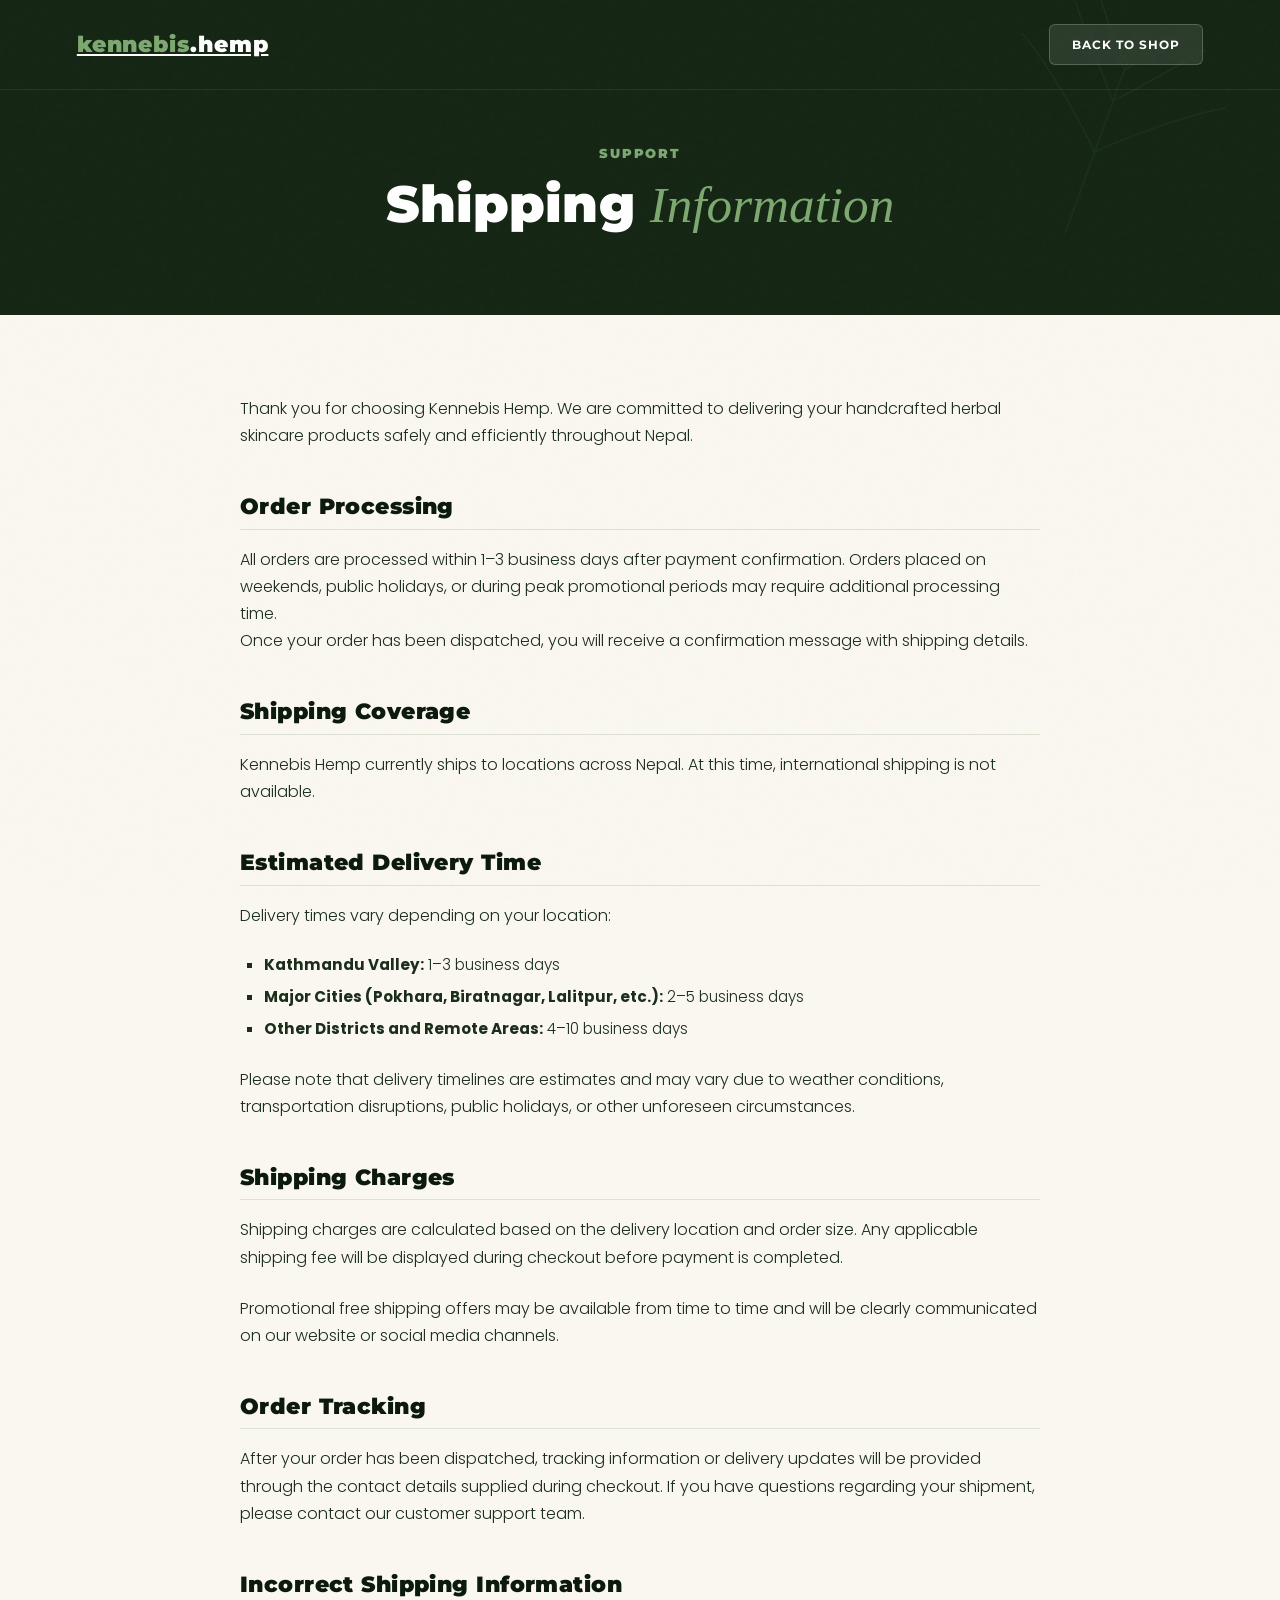
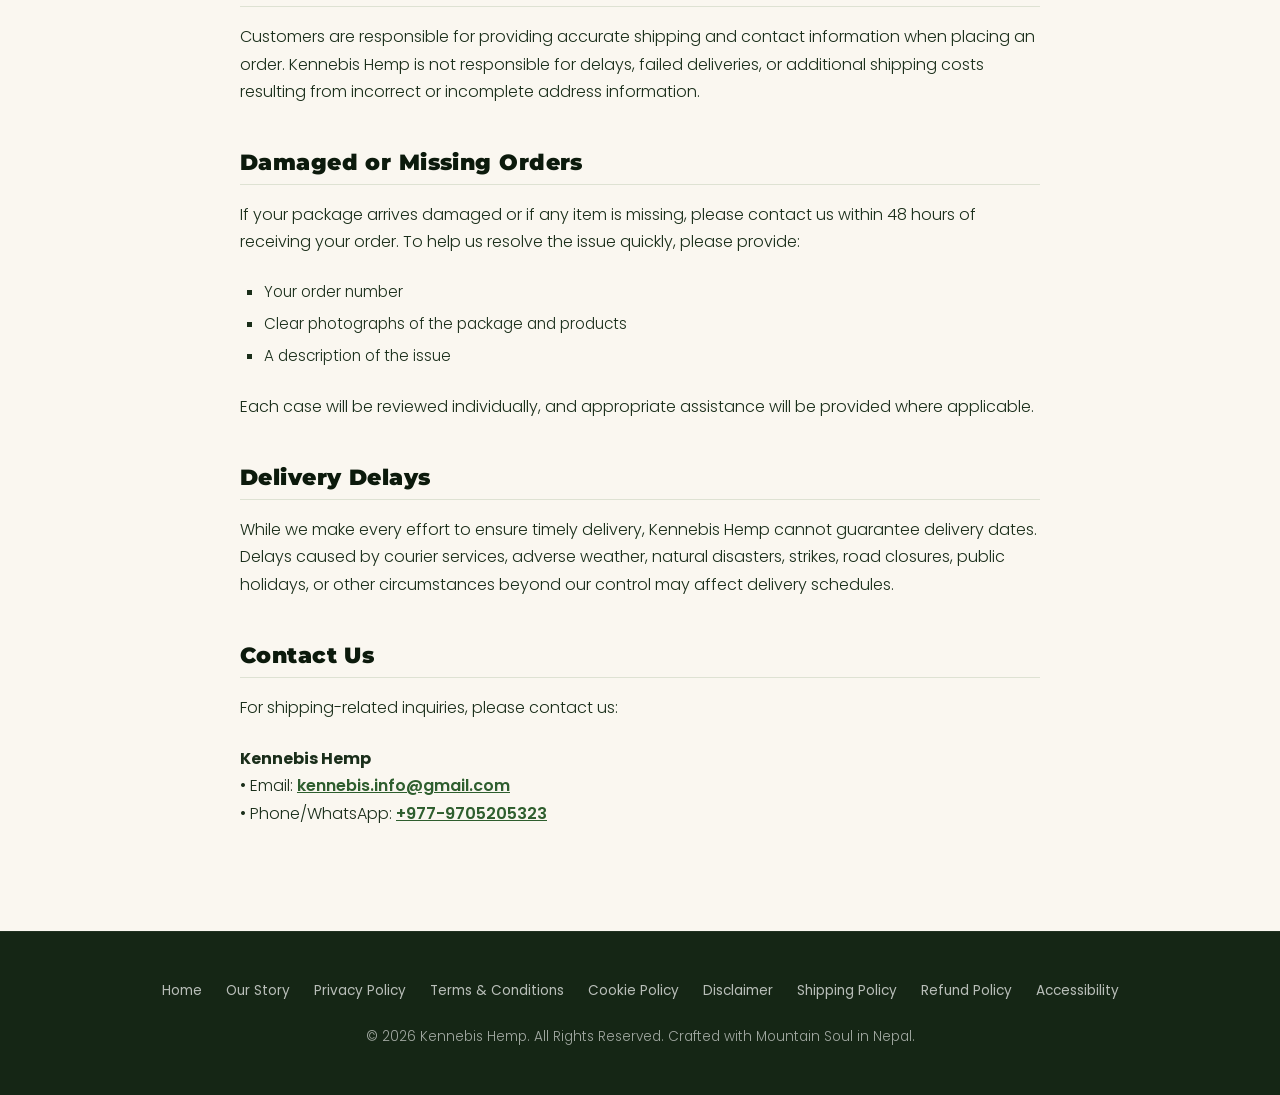
<file: shipping-policy.html>
﻿<!DOCTYPE html>
<html lang="en">
<head>
  <meta charset="UTF-8"/>
  <meta name="viewport" content="width=device-width,initial-scale=1.0"/>
  <title>Shipping Information — Kenne's Himalayan Herbal Skincare</title>
  
  <meta name="description" content="Kennebis Hemp shipping guidelines and delivery timelines across Nepal. Learn about order processing, shipping coverage, fees, and tracking."/>
  <link rel="canonical" href="https://kennebis.hemp/shipping-policy.html"/>
  
  <!-- Fonts -->
  <link rel="preconnect" href="https://fonts.googleapis.com"/>
  <link rel="preconnect" href="https://fonts.gstatic.com" crossorigin/>
  <link href="https://fonts.googleapis.com/css2?family=Montserrat:wght@700;900&family=Poppins:wght@300;400;500;600&display=swap" rel="stylesheet"/>
  
  <style>
    *,*::before,*::after{box-sizing:border-box;margin:0;padding:0}
    :root{
      --ink:#0c1a0c;
      --forest:#152615;
      --pine:#1e3d1e;
      --fern:#2e5e2e;
      --sage:#587a50;
      --moss:#7da870;
      --mist:#b8d4b0;
      --pale:#e4f0e0;
      --cream:#f6f2e8;
      --parchment:#faf7f0;
      --gold:#b8882e;
      --text:#1a2e1a;
      --muted:#5a7054;
      --border:rgba(94,130,80,.18);
    }
    body{
      background:var(--parchment);
      color:var(--text);
      font-family:'Poppins',sans-serif;
      font-weight:300;
      line-height:1.6;
      overflow-x:hidden;
      position:relative;
    }
    
    /* Grain overlay */
    body::after{
      content:'';
      position:fixed;
      inset:0;
      background-image:url("data:image/svg+xml,%3Csvg viewBox='0 0 200 200' xmlns='http://www.w3.org/2000/svg'%3E%3Cfilter id='n'%3E%3CfeTurbulence type='fractalNoise' baseFrequency='.85' numOctaves='4' stitchTiles='stitch'/%3E%3C/filter%3E%3Crect width='100%25' height='100%25' filter='url(%23n)' opacity='.04'/%3E%3C/svg%3E");
      pointer-events:none;
      z-index:9997;
      opacity:.35;
    }

    /* Header styling */
    header{
      position:absolute;
      top:0;
      width:100%;
      height:90px;
      z-index:900;
      display:flex;
      align-items:center;
      justify-content:space-between;
      padding:0 6vw;
      border-bottom:1px solid rgba(255,255,255,.08);
      background:transparent;
    }
    .logo-main{
      font-family:'Montserrat',sans-serif;
      font-size:1.4rem;
      font-weight:900;
      letter-spacing:.04em;
      color:#fff;
    }
    .logo-main em{
      color:var(--moss);
      font-style:normal;
    }
    .btn-shop{
      background:rgba(255,255,255,.1);
      color:#fff;
      font-family:'Montserrat',sans-serif;
      font-size:0.75rem;
      font-weight:700;
      text-transform:uppercase;
      letter-spacing:0.08em;
      padding:0.6rem 1.4rem;
      border-radius:6px;
      text-decoration:none;
      transition:all 0.3s;
      border:1px solid rgba(255,255,255,.2);
      backdrop-filter:blur(4px);
    }
    .btn-shop:hover{
      background:#fff;
      color:var(--forest);
      transform:translateY(-1px);
    }

    /* Page Hero */
    .pg-hero{
      min-height:35vh;
      background:var(--forest);
      padding:8rem 6vw 4rem;
      display:flex;
      flex-direction:column;
      justify-content:center;
      align-items:center;
      text-align:center;
      position:relative;
      overflow:hidden;
    }
    .hemp-deco{
      position:absolute;
      pointer-events:none;
      z-index:0;
      opacity:.07;
      width:260px;
      top:-20px;
      right:3rem;
      transform:rotate(20deg);
    }
    .ew{
      font-family:'Montserrat',sans-serif;
      font-size:0.8rem;
      font-weight:900;
      text-transform:uppercase;
      letter-spacing:0.15em;
      color:var(--moss);
      margin-bottom:0.5rem;
    }
    h1{
      font-family:'Montserrat',sans-serif;
      font-size:clamp(2rem,4vw,3.5rem);
      font-weight:900;
      color:#fff;
      line-height:1.2;
    }
    h1 i{
      font-family:'Playfair Display', Georgia, serif;
      font-style:italic;
      font-weight:400;
      color:var(--moss);
    }

    /* Content Area */
    .content-wrap{
      padding:5rem 6vw;
      background:var(--parchment);
    }
    .content-inner{
      max-width:800px;
      margin:0 auto;
    }
    .effective-date{
      font-style:italic;
      margin-bottom:2rem;
      color:var(--muted);
    }
    .body-p{
      margin-bottom:1.5rem;
      font-size:1rem;
      color:var(--text);
      line-height:1.7;
    }
    h3{
      font-family:'Montserrat',sans-serif;
      font-size:1.35rem;
      font-weight:900;
      color:var(--ink);
      margin-top:2.5rem;
      margin-bottom:1rem;
      border-bottom:1.5px solid var(--border);
      padding-bottom:0.3rem;
      letter-spacing:0.02em;
    }
    ul{
      margin-bottom:1.5rem;
      padding-left:1.5rem;
      list-style-type:square;
    }
    li{
      margin-bottom:0.5rem;
      color:var(--text);
      font-size:0.95rem;
    }
    a{
      color:var(--fern);
      font-weight:600;
      text-decoration:underline;
    }
    a:hover{
      color:var(--pine);
    }

    /* Footer */
    footer{
      background:var(--forest);
      color:rgba(255,255,255,.6);
      padding:3rem 6vw;
      text-align:center;
      border-top:1px solid rgba(255,255,255,.05);
      font-size:0.85rem;
    }
    .footer-links{
      display:flex;
      justify-content:center;
      gap:1.5rem;
      flex-wrap:wrap;
      margin-bottom:1.5rem;
    }
    .footer-links a{
      color:rgba(255,255,255,.7);
      text-decoration:none;
      font-weight:400;
    }
    .footer-links a:hover{
      color:#fff;
    }
  </style>
</head>
<body>

  <header>
    <a href="index.html" class="logo-main"><em>kennebis</em>.hemp</a>
    <a href="index.html#shop" class="btn-shop">Back to Shop</a>
  </header>

  <div class="pg-hero">
    <svg class="hemp-deco" viewBox="0 0 120 140" fill="none"><g stroke="#7da870" stroke-width="0.7"><path d="M60 80 C60 80 60 55 60 20"/><path d="M60 80 C60 80 35 55 10 40"/><path d="M60 80 C60 80 85 55 110 40"/><path d="M60 55 C60 55 42 35 28 18"/><path d="M60 55 C60 55 78 35 92 18"/><path d="M60 40 C60 40 48 25 38 12"/><path d="M60 40 C60 40 72 25 82 12"/><path d="M60 80 L60 120"/></g></svg>
    <p class="ew">Support</p>
    <h1>Shipping <i>Information</i></h1>
  </div>

  <div class="content-wrap">
    <div class="content-inner">
      <p class="body-p">Thank you for choosing Kennebis Hemp. We are committed to delivering your handcrafted herbal skincare products safely and efficiently throughout Nepal.</p>
      
      <h3>Order Processing</h3>
      <p class="body-p">All orders are processed within 1–3 business days after payment confirmation. Orders placed on weekends, public holidays, or during peak promotional periods may require additional processing time.<br/>Once your order has been dispatched, you will receive a confirmation message with shipping details.</p>
      
      <h3>Shipping Coverage</h3>
      <p class="body-p">Kennebis Hemp currently ships to locations across Nepal. At this time, international shipping is not available.</p>
      
      <h3>Estimated Delivery Time</h3>
      <p class="body-p">Delivery times vary depending on your location:</p>
      <ul>
        <li><strong>Kathmandu Valley:</strong> 1–3 business days</li>
        <li><strong>Major Cities (Pokhara, Biratnagar, Lalitpur, etc.):</strong> 2–5 business days</li>
        <li><strong>Other Districts and Remote Areas:</strong> 4–10 business days</li>
      </ul>
      <p class="body-p">Please note that delivery timelines are estimates and may vary due to weather conditions, transportation disruptions, public holidays, or other unforeseen circumstances.</p>
      
      <h3>Shipping Charges</h3>
      <p class="body-p">Shipping charges are calculated based on the delivery location and order size. Any applicable shipping fee will be displayed during checkout before payment is completed.</p>
      <p class="body-p">Promotional free shipping offers may be available from time to time and will be clearly communicated on our website or social media channels.</p>
      
      <h3>Order Tracking</h3>
      <p class="body-p">After your order has been dispatched, tracking information or delivery updates will be provided through the contact details supplied during checkout. If you have questions regarding your shipment, please contact our customer support team.</p>
      
      <h3>Incorrect Shipping Information</h3>
      <p class="body-p">Customers are responsible for providing accurate shipping and contact information when placing an order. Kennebis Hemp is not responsible for delays, failed deliveries, or additional shipping costs resulting from incorrect or incomplete address information.</p>
      
      <h3>Damaged or Missing Orders</h3>
      <p class="body-p">If your package arrives damaged or if any item is missing, please contact us within 48 hours of receiving your order. To help us resolve the issue quickly, please provide:</p>
      <ul>
        <li>Your order number</li>
        <li>Clear photographs of the package and products</li>
        <li>A description of the issue</li>
      </ul>
      <p class="body-p">Each case will be reviewed individually, and appropriate assistance will be provided where applicable.</p>
      
      <h3>Delivery Delays</h3>
      <p class="body-p">While we make every effort to ensure timely delivery, Kennebis Hemp cannot guarantee delivery dates. Delays caused by courier services, adverse weather, natural disasters, strikes, road closures, public holidays, or other circumstances beyond our control may affect delivery schedules.</p>
      
      <h3>Contact Us</h3>
      <p class="body-p">For shipping-related inquiries, please contact us:</p>
      <p class="body-p">
        <strong>Kennebis Hemp</strong><br/>
        • Email: <a href="mailto:kennebis.info@gmail.com?subject=Delivery%20Inquiry%3A%20When%20will%20my%20product%20reach%20my%20location%3F">kennebis.info@gmail.com</a><br/>
        • Phone/WhatsApp: <a href="tel:+9779705205323">+977-9705205323</a>
      </p>
    </div>
  </div>

  <footer>
    <div class="footer-links">
      <a href="index.html">Home</a>
      <a href="index.html#about">Our Story</a>
      <a href="index.html#privacy">Privacy Policy</a>
      <a href="index.html#terms">Terms & Conditions</a>
      <a href="cookie-policy.html">Cookie Policy</a>
      <a href="disclaimer.html">Disclaimer</a>
      <a href="index.html#shipping">Shipping Policy</a>
      <a href="index.html#returns">Refund Policy</a>
      <a href="accessibility.html">Accessibility</a>
    </div>
    <p>&copy; 2026 Kennebis Hemp. All Rights Reserved. Crafted with Mountain Soul in Nepal.</p>
  </footer>

</body>
</html>
</file>
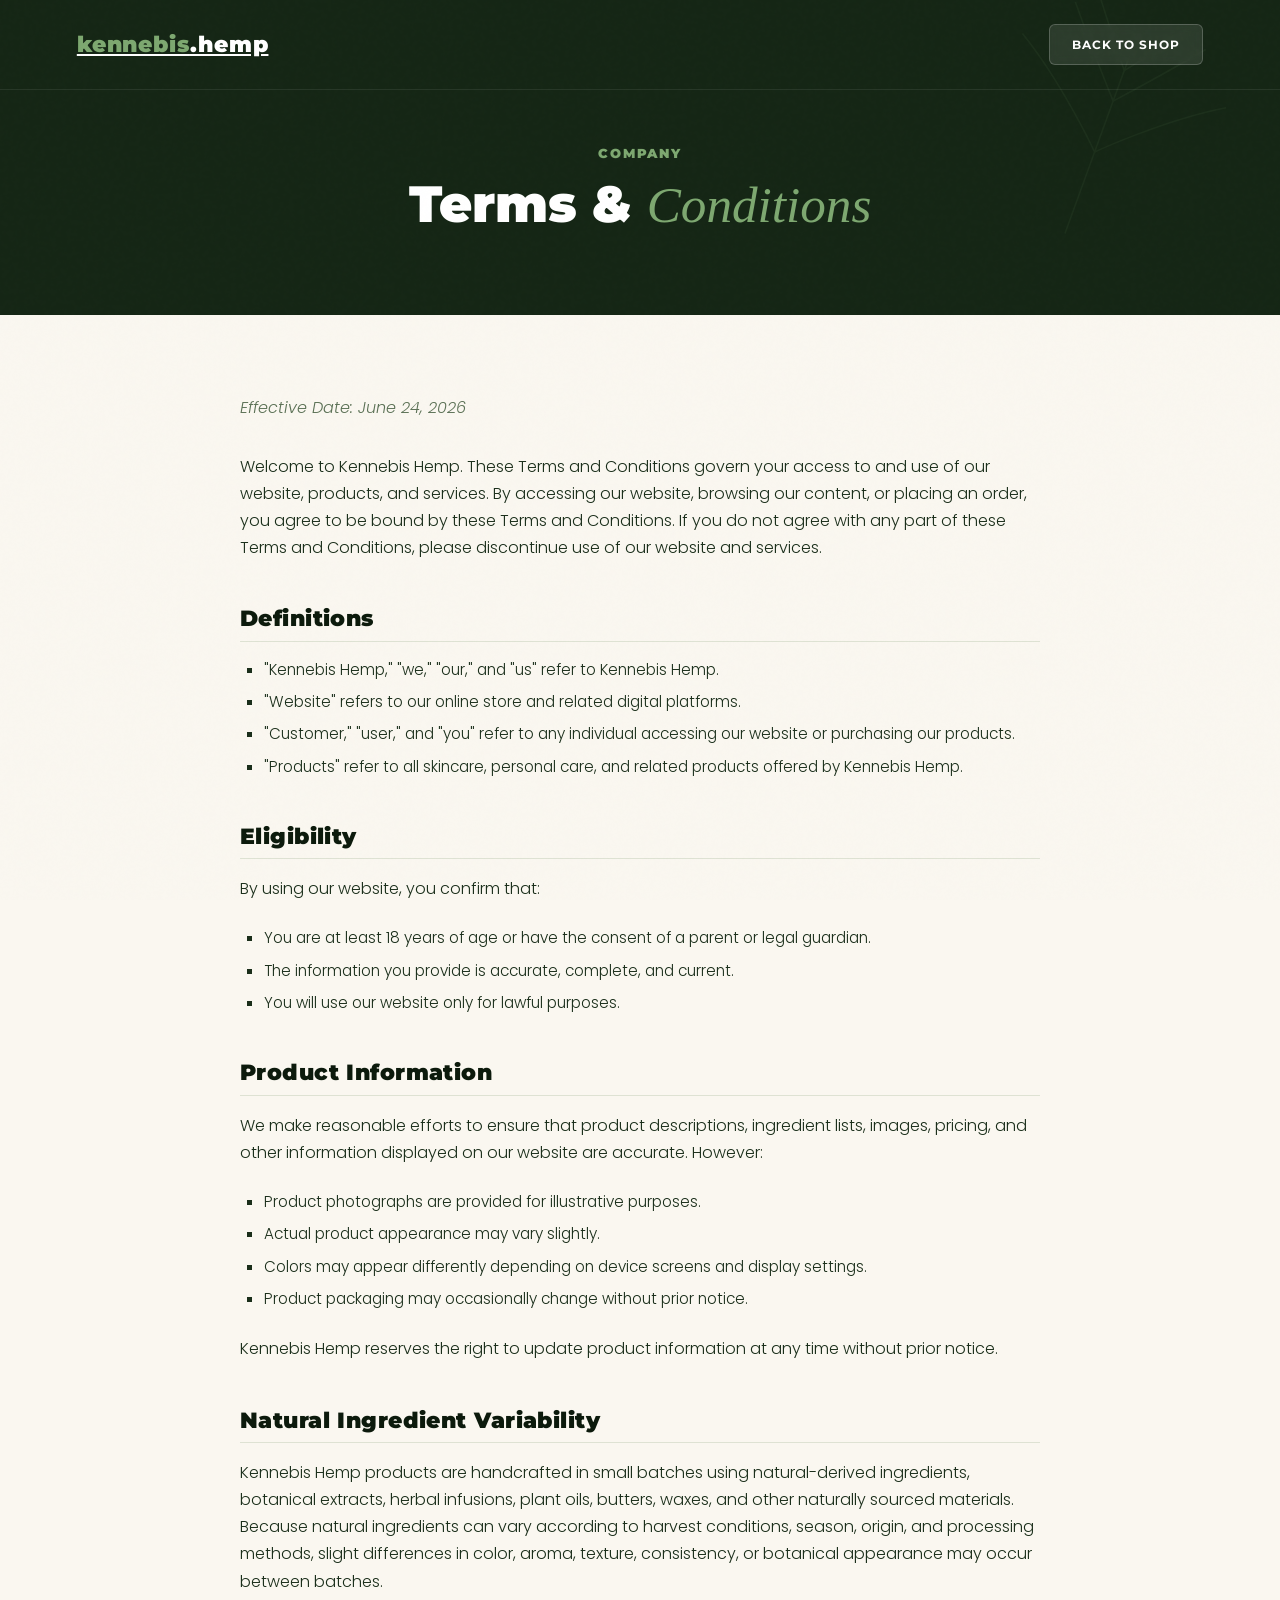
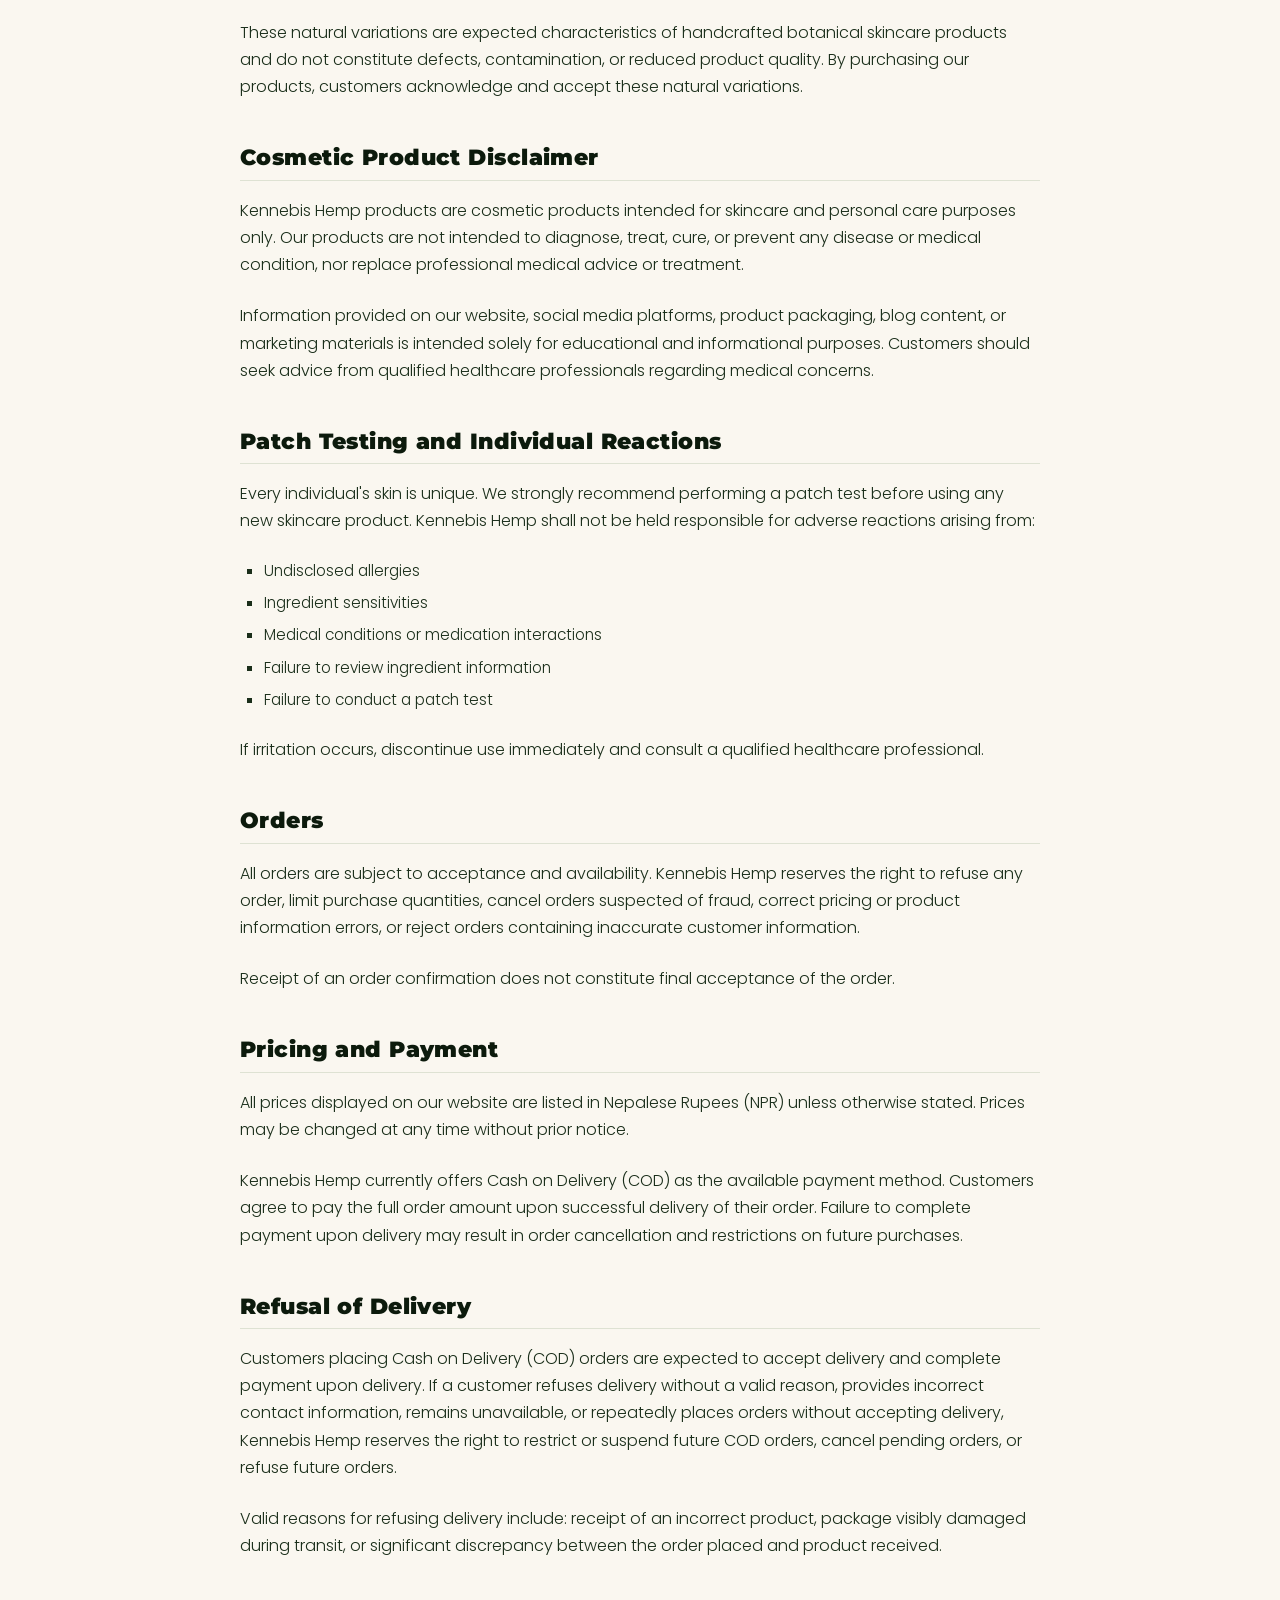
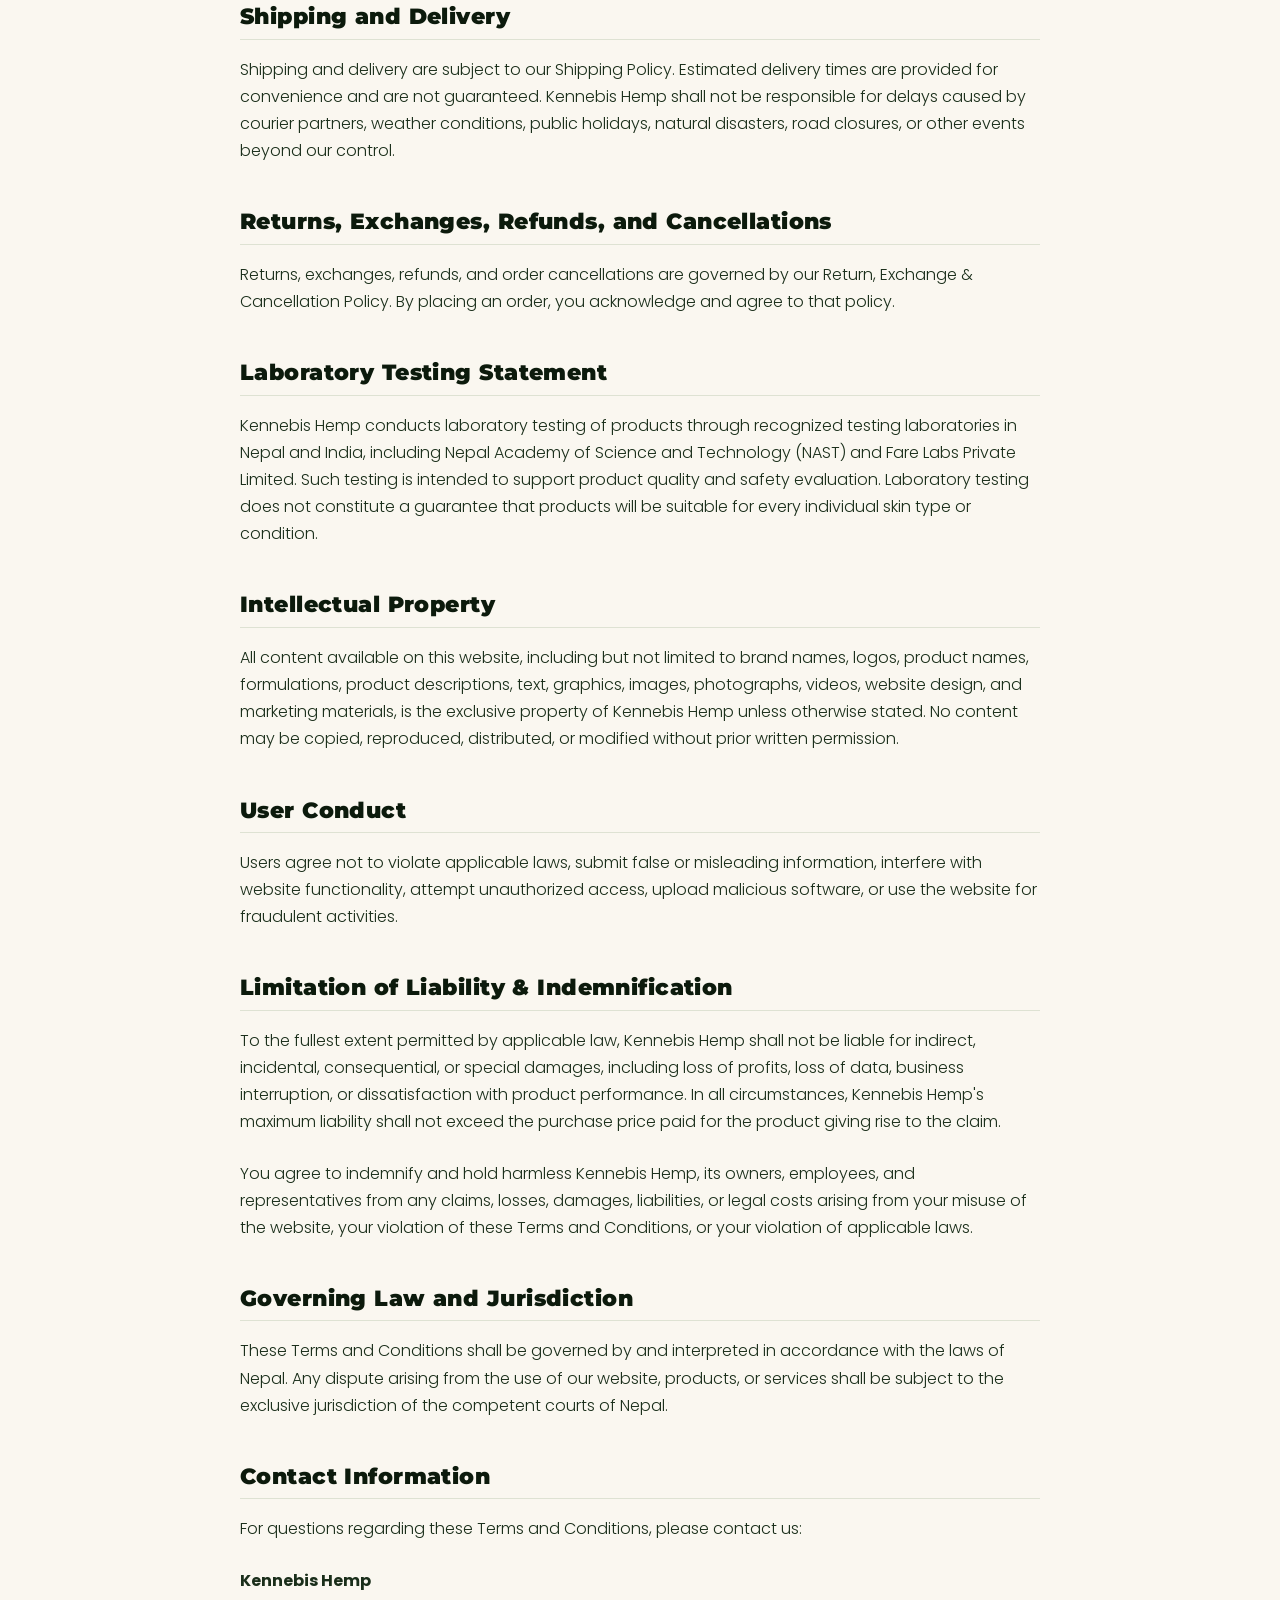
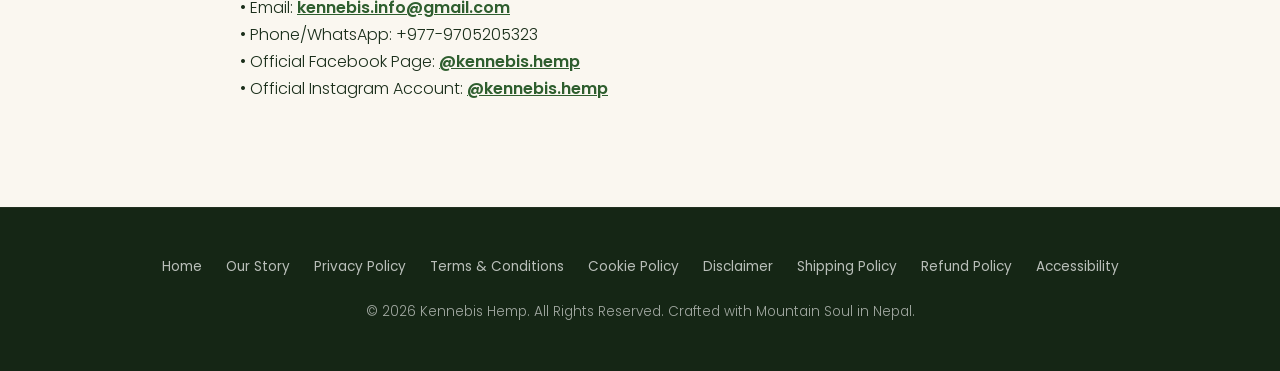
<file: terms-and-conditions.html>
﻿<!DOCTYPE html>
<html lang="en">
<head>
  <meta charset="UTF-8"/>
  <meta name="viewport" content="width=device-width,initial-scale=1.0"/>
  <title>Terms & Conditions — Kenne's Himalayan Herbal Skincare</title>
  
  <meta name="description" content="Official Terms & Conditions of Kennebis Hemp. Review the rules and regulations governing the use of our website and purchase of our products."/>
  <link rel="canonical" href="https://kennebis.hemp/terms-and-conditions.html"/>
  
  <!-- Fonts -->
  <link rel="preconnect" href="https://fonts.googleapis.com"/>
  <link rel="preconnect" href="https://fonts.gstatic.com" crossorigin/>
  <link href="https://fonts.googleapis.com/css2?family=Montserrat:wght@700;900&family=Poppins:wght@300;400;500;600&display=swap" rel="stylesheet"/>
  
  <style>
    *,*::before,*::after{box-sizing:border-box;margin:0;padding:0}
    :root{
      --ink:#0c1a0c;
      --forest:#152615;
      --pine:#1e3d1e;
      --fern:#2e5e2e;
      --sage:#587a50;
      --moss:#7da870;
      --mist:#b8d4b0;
      --pale:#e4f0e0;
      --cream:#f6f2e8;
      --parchment:#faf7f0;
      --gold:#b8882e;
      --text:#1a2e1a;
      --muted:#5a7054;
      --border:rgba(94,130,80,.18);
    }
    body{
      background:var(--parchment);
      color:var(--text);
      font-family:'Poppins',sans-serif;
      font-weight:300;
      line-height:1.6;
      overflow-x:hidden;
      position:relative;
    }
    
    /* Grain overlay */
    body::after{
      content:'';
      position:fixed;
      inset:0;
      background-image:url("data:image/svg+xml,%3Csvg viewBox='0 0 200 200' xmlns='http://www.w3.org/2000/svg'%3E%3Cfilter id='n'%3E%3CfeTurbulence type='fractalNoise' baseFrequency='.85' numOctaves='4' stitchTiles='stitch'/%3E%3C/filter%3E%3Crect width='100%25' height='100%25' filter='url(%23n)' opacity='.04'/%3E%3C/svg%3E");
      pointer-events:none;
      z-index:9997;
      opacity:.35;
    }

    /* Header styling */
    header{
      position:absolute;
      top:0;
      width:100%;
      height:90px;
      z-index:900;
      display:flex;
      align-items:center;
      justify-content:space-between;
      padding:0 6vw;
      border-bottom:1px solid rgba(255,255,255,.08);
      background:transparent;
    }
    .logo-main{
      font-family:'Montserrat',sans-serif;
      font-size:1.4rem;
      font-weight:900;
      letter-spacing:.04em;
      color:#fff;
    }
    .logo-main em{
      color:var(--moss);
      font-style:normal;
    }
    .btn-shop{
      background:rgba(255,255,255,.1);
      color:#fff;
      font-family:'Montserrat',sans-serif;
      font-size:0.75rem;
      font-weight:700;
      text-transform:uppercase;
      letter-spacing:0.08em;
      padding:0.6rem 1.4rem;
      border-radius:6px;
      text-decoration:none;
      transition:all 0.3s;
      border:1px solid rgba(255,255,255,.2);
      backdrop-filter:blur(4px);
    }
    .btn-shop:hover{
      background:#fff;
      color:var(--forest);
      transform:translateY(-1px);
    }

    /* Page Hero */
    .pg-hero{
      min-height:35vh;
      background:var(--forest);
      padding:8rem 6vw 4rem;
      display:flex;
      flex-direction:column;
      justify-content:center;
      align-items:center;
      text-align:center;
      position:relative;
      overflow:hidden;
    }
    .hemp-deco{
      position:absolute;
      pointer-events:none;
      z-index:0;
      opacity:.07;
      width:260px;
      top:-20px;
      right:3rem;
      transform:rotate(20deg);
    }
    .ew{
      font-family:'Montserrat',sans-serif;
      font-size:0.8rem;
      font-weight:900;
      text-transform:uppercase;
      letter-spacing:0.15em;
      color:var(--moss);
      margin-bottom:0.5rem;
    }
    h1{
      font-family:'Montserrat',sans-serif;
      font-size:clamp(2rem,4vw,3.5rem);
      font-weight:900;
      color:#fff;
      line-height:1.2;
    }
    h1 i{
      font-family:'Playfair Display', Georgia, serif;
      font-style:italic;
      font-weight:400;
      color:var(--moss);
    }

    /* Content Area */
    .content-wrap{
      padding:5rem 6vw;
      background:var(--parchment);
    }
    .content-inner{
      max-width:800px;
      margin:0 auto;
    }
    .effective-date{
      font-style:italic;
      margin-bottom:2rem;
      color:var(--muted);
    }
    .body-p{
      margin-bottom:1.5rem;
      font-size:1rem;
      color:var(--text);
      line-height:1.7;
    }
    h3{
      font-family:'Montserrat',sans-serif;
      font-size:1.35rem;
      font-weight:900;
      color:var(--ink);
      margin-top:2.5rem;
      margin-bottom:1rem;
      border-bottom:1.5px solid var(--border);
      padding-bottom:0.3rem;
      letter-spacing:0.02em;
    }
    ul{
      margin-bottom:1.5rem;
      padding-left:1.5rem;
      list-style-type:square;
    }
    li{
      margin-bottom:0.5rem;
      color:var(--text);
      font-size:0.95rem;
    }
    a{
      color:var(--fern);
      font-weight:600;
      text-decoration:underline;
    }
    a:hover{
      color:var(--pine);
    }

    /* Footer */
    footer{
      background:var(--forest);
      color:rgba(255,255,255,.6);
      padding:3rem 6vw;
      text-align:center;
      border-top:1px solid rgba(255,255,255,.05);
      font-size:0.85rem;
    }
    .footer-links{
      display:flex;
      justify-content:center;
      gap:1.5rem;
      flex-wrap:wrap;
      margin-bottom:1.5rem;
    }
    .footer-links a{
      color:rgba(255,255,255,.7);
      text-decoration:none;
      font-weight:400;
    }
    .footer-links a:hover{
      color:#fff;
    }
  </style>
</head>
<body>

  <header>
    <a href="index.html" class="logo-main"><em>kennebis</em>.hemp</a>
    <a href="index.html#shop" class="btn-shop">Back to Shop</a>
  </header>

  <div class="pg-hero">
    <svg class="hemp-deco" viewBox="0 0 120 140" fill="none"><g stroke="#7da870" stroke-width="0.7"><path d="M60 80 C60 80 60 55 60 20"/><path d="M60 80 C60 80 35 55 10 40"/><path d="M60 80 C60 80 85 55 110 40"/><path d="M60 55 C60 55 42 35 28 18"/><path d="M60 55 C60 55 78 35 92 18"/><path d="M60 40 C60 40 48 25 38 12"/><path d="M60 40 C60 40 72 25 82 12"/><path d="M60 80 L60 120"/></g></svg>
    <p class="ew">Company</p>
    <h1>Terms &amp; <i>Conditions</i></h1>
  </div>

  <div class="content-wrap">
    <div class="content-inner">
      <p class="effective-date">Effective Date: June 24, 2026</p>
      
      <p class="body-p">Welcome to Kennebis Hemp. These Terms and Conditions govern your access to and use of our website, products, and services. By accessing our website, browsing our content, or placing an order, you agree to be bound by these Terms and Conditions. If you do not agree with any part of these Terms and Conditions, please discontinue use of our website and services.</p>
      
      <h3>Definitions</h3>
      <ul>
        <li>"Kennebis Hemp," "we," "our," and "us" refer to Kennebis Hemp.</li>
        <li>"Website" refers to our online store and related digital platforms.</li>
        <li>"Customer," "user," and "you" refer to any individual accessing our website or purchasing our products.</li>
        <li>"Products" refer to all skincare, personal care, and related products offered by Kennebis Hemp.</li>
      </ul>
      
      <h3>Eligibility</h3>
      <p class="body-p">By using our website, you confirm that:</p>
      <ul>
        <li>You are at least 18 years of age or have the consent of a parent or legal guardian.</li>
        <li>The information you provide is accurate, complete, and current.</li>
        <li>You will use our website only for lawful purposes.</li>
      </ul>
      
      <h3>Product Information</h3>
      <p class="body-p">We make reasonable efforts to ensure that product descriptions, ingredient lists, images, pricing, and other information displayed on our website are accurate. However:</p>
      <ul>
        <li>Product photographs are provided for illustrative purposes.</li>
        <li>Actual product appearance may vary slightly.</li>
        <li>Colors may appear differently depending on device screens and display settings.</li>
        <li>Product packaging may occasionally change without prior notice.</li>
      </ul>
      <p class="body-p">Kennebis Hemp reserves the right to update product information at any time without prior notice.</p>
      
      <h3>Natural Ingredient Variability</h3>
      <p class="body-p">Kennebis Hemp products are handcrafted in small batches using natural-derived ingredients, botanical extracts, herbal infusions, plant oils, butters, waxes, and other naturally sourced materials. Because natural ingredients can vary according to harvest conditions, season, origin, and processing methods, slight differences in color, aroma, texture, consistency, or botanical appearance may occur between batches.</p>
      <p class="body-p">These natural variations are expected characteristics of handcrafted botanical skincare products and do not constitute defects, contamination, or reduced product quality. By purchasing our products, customers acknowledge and accept these natural variations.</p>
      
      <h3>Cosmetic Product Disclaimer</h3>
      <p class="body-p">Kennebis Hemp products are cosmetic products intended for skincare and personal care purposes only. Our products are not intended to diagnose, treat, cure, or prevent any disease or medical condition, nor replace professional medical advice or treatment.</p>
      <p class="body-p">Information provided on our website, social media platforms, product packaging, blog content, or marketing materials is intended solely for educational and informational purposes. Customers should seek advice from qualified healthcare professionals regarding medical concerns.</p>
      
      <h3>Patch Testing and Individual Reactions</h3>
      <p class="body-p">Every individual's skin is unique. We strongly recommend performing a patch test before using any new skincare product. Kennebis Hemp shall not be held responsible for adverse reactions arising from:</p>
      <ul>
        <li>Undisclosed allergies</li>
        <li>Ingredient sensitivities</li>
        <li>Medical conditions or medication interactions</li>
        <li>Failure to review ingredient information</li>
        <li>Failure to conduct a patch test</li>
      </ul>
      <p class="body-p">If irritation occurs, discontinue use immediately and consult a qualified healthcare professional.</p>
      
      <h3>Orders</h3>
      <p class="body-p">All orders are subject to acceptance and availability. Kennebis Hemp reserves the right to refuse any order, limit purchase quantities, cancel orders suspected of fraud, correct pricing or product information errors, or reject orders containing inaccurate customer information.</p>
      <p class="body-p">Receipt of an order confirmation does not constitute final acceptance of the order.</p>
      
      <h3>Pricing and Payment</h3>
      <p class="body-p">All prices displayed on our website are listed in Nepalese Rupees (NPR) unless otherwise stated. Prices may be changed at any time without prior notice.</p>
      <p class="body-p">Kennebis Hemp currently offers Cash on Delivery (COD) as the available payment method. Customers agree to pay the full order amount upon successful delivery of their order. Failure to complete payment upon delivery may result in order cancellation and restrictions on future purchases.</p>
      
      <h3>Refusal of Delivery</h3>
      <p class="body-p">Customers placing Cash on Delivery (COD) orders are expected to accept delivery and complete payment upon delivery. If a customer refuses delivery without a valid reason, provides incorrect contact information, remains unavailable, or repeatedly places orders without accepting delivery, Kennebis Hemp reserves the right to restrict or suspend future COD orders, cancel pending orders, or refuse future orders.</p>
      <p class="body-p">Valid reasons for refusing delivery include: receipt of an incorrect product, package visibly damaged during transit, or significant discrepancy between the order placed and product received.</p>
      
      <h3>Shipping and Delivery</h3>
      <p class="body-p">Shipping and delivery are subject to our Shipping Policy. Estimated delivery times are provided for convenience and are not guaranteed. Kennebis Hemp shall not be responsible for delays caused by courier partners, weather conditions, public holidays, natural disasters, road closures, or other events beyond our control.</p>
      
      <h3>Returns, Exchanges, Refunds, and Cancellations</h3>
      <p class="body-p">Returns, exchanges, refunds, and order cancellations are governed by our Return, Exchange &amp; Cancellation Policy. By placing an order, you acknowledge and agree to that policy.</p>
      
      <h3>Laboratory Testing Statement</h3>
      <p class="body-p">Kennebis Hemp conducts laboratory testing of products through recognized testing laboratories in Nepal and India, including Nepal Academy of Science and Technology (NAST) and Fare Labs Private Limited. Such testing is intended to support product quality and safety evaluation. Laboratory testing does not constitute a guarantee that products will be suitable for every individual skin type or condition.</p>
      
      <h3>Intellectual Property</h3>
      <p class="body-p">All content available on this website, including but not limited to brand names, logos, product names, formulations, product descriptions, text, graphics, images, photographs, videos, website design, and marketing materials, is the exclusive property of Kennebis Hemp unless otherwise stated. No content may be copied, reproduced, distributed, or modified without prior written permission.</p>
      
      <h3>User Conduct</h3>
      <p class="body-p">Users agree not to violate applicable laws, submit false or misleading information, interfere with website functionality, attempt unauthorized access, upload malicious software, or use the website for fraudulent activities.</p>
      
      <h3>Limitation of Liability &amp; Indemnification</h3>
      <p class="body-p">To the fullest extent permitted by applicable law, Kennebis Hemp shall not be liable for indirect, incidental, consequential, or special damages, including loss of profits, loss of data, business interruption, or dissatisfaction with product performance. In all circumstances, Kennebis Hemp's maximum liability shall not exceed the purchase price paid for the product giving rise to the claim.</p>
      <p class="body-p">You agree to indemnify and hold harmless Kennebis Hemp, its owners, employees, and representatives from any claims, losses, damages, liabilities, or legal costs arising from your misuse of the website, your violation of these Terms and Conditions, or your violation of applicable laws.</p>
      
      <h3>Governing Law and Jurisdiction</h3>
      <p class="body-p">These Terms and Conditions shall be governed by and interpreted in accordance with the laws of Nepal. Any dispute arising from the use of our website, products, or services shall be subject to the exclusive jurisdiction of the competent courts of Nepal.</p>
      
      <h3>Contact Information</h3>
      <p class="body-p">For questions regarding these Terms and Conditions, please contact us:</p>
      <p class="body-p">
        <strong>Kennebis Hemp</strong><br/>
        • Email: <a href="mailto:kennebis.info@gmail.com?subject=Terms%20and%20Conditions%20Inquiry%20-%20Kennebis%20Hemp">kennebis.info@gmail.com</a><br/>
        • Phone/WhatsApp: +977-9705205323<br/>
        • Official Facebook Page: <a href="https://facebook.com/kennebis.hemp" target="_blank" rel="noopener">@kennebis.hemp</a><br/>
        • Official Instagram Account: <a href="https://instagram.com/kennebis.hemp" target="_blank" rel="noopener">@kennebis.hemp</a>
      </p>
    </div>
  </div>

  <footer>
    <div class="footer-links">
      <a href="index.html">Home</a>
      <a href="index.html#about">Our Story</a>
      <a href="index.html#privacy">Privacy Policy</a>
      <a href="index.html#terms">Terms & Conditions</a>
      <a href="cookie-policy.html">Cookie Policy</a>
      <a href="disclaimer.html">Disclaimer</a>
      <a href="index.html#shipping">Shipping Policy</a>
      <a href="index.html#returns">Refund Policy</a>
      <a href="accessibility.html">Accessibility</a>
    </div>
    <p>&copy; 2026 Kennebis Hemp. All Rights Reserved. Crafted with Mountain Soul in Nepal.</p>
  </footer>

</body>
</html>
</file>
